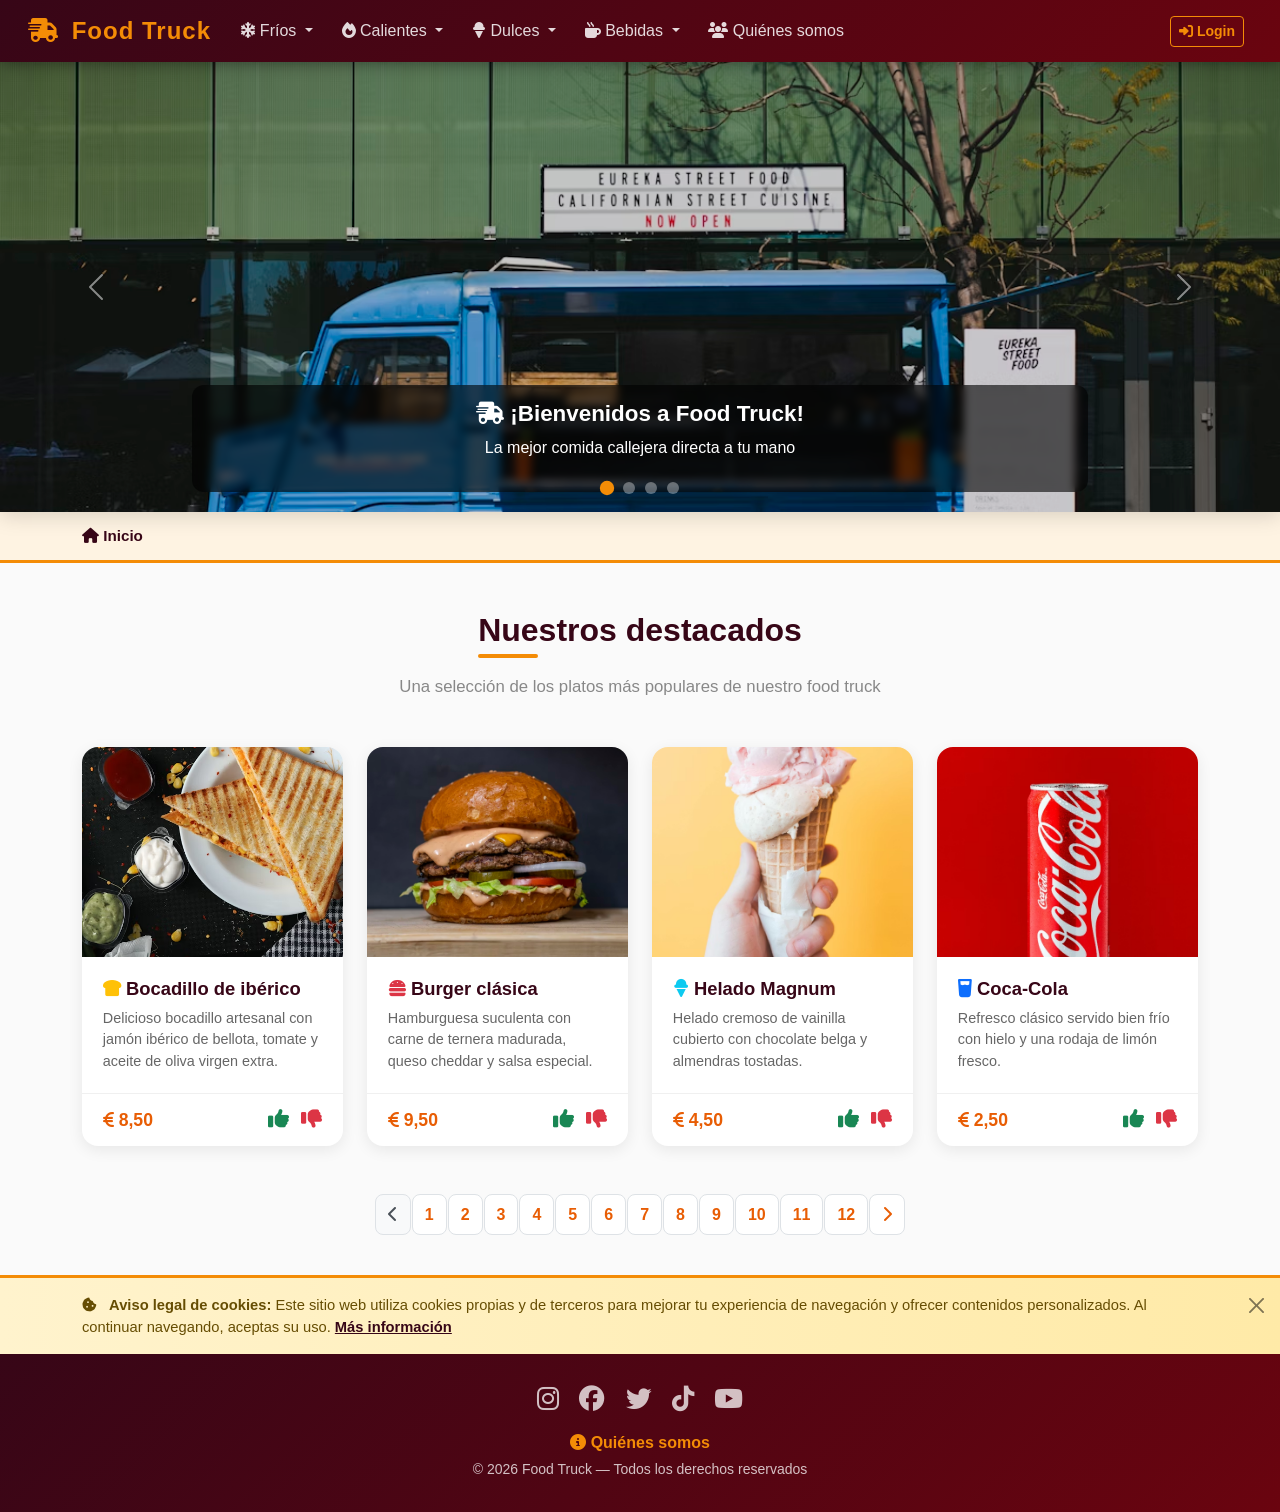
<file: index.html>
<!DOCTYPE html>
<html lang="es">
<head>
    <meta charset="UTF-8">
    <meta name="viewport" content="width=device-width, initial-scale=1.0">
    <title>Food Truck — Inicio</title>
    <!-- Bootstrap 5.3 CSS (CDN) -->
    <link href="https://cdn.jsdelivr.net/npm/bootstrap@5.3.0/dist/css/bootstrap.min.css" rel="stylesheet">
    <!-- FontAwesome 6+ (CDN) -->
    <link rel="stylesheet" href="https://cdnjs.cloudflare.com/ajax/libs/font-awesome/6.4.0/css/all.min.css">
    <!-- CSS Personalizado -->
    <link rel="stylesheet" href="styles.css">
</head>
<body>

    <!-- ============================================
         SECCIÓN 1: HEADER & NAVBAR FIXED-TOP
         Rúbrica: 3.5 puntos
         Logo, nombre, menú dropdowns (4 categorías x 3 productos),
         área texto bienvenida, botones Login/Logout
         ============================================ -->
    <nav class="navbar navbar-expand-lg navbar-dark fixed-top" aria-label="Navegación principal">
        <div class="container-fluid">
            <!-- Logo y nombre del sitio -->
            <a class="navbar-brand" href="index.html"
               data-bs-toggle="tooltip" data-bs-title="Volver a la página principal">
                <i class="fa-solid fa-truck-fast"></i> Food Truck
            </a>
            <!-- Toggler para móvil -->
            <button class="navbar-toggler" type="button"
                    data-bs-toggle="collapse" data-bs-target="#navbarNav"
                    aria-controls="navbarNav" aria-expanded="false"
                    aria-label="Abrir menú" title="Abrir o cerrar el menú de navegación">
                <span class="navbar-toggler-icon"></span>
            </button>

            <div class="collapse navbar-collapse" id="navbarNav">
                <ul class="navbar-nav me-auto mb-2 mb-lg-0">

                    <!-- Dropdown: FRÍOS -->
                    <li class="nav-item dropdown">
                        <a class="nav-link dropdown-toggle" href="#"
                           data-bs-toggle="dropdown" aria-expanded="false"
                           title="Ver platos fríos" tabindex="0">
                            <i class="fa-solid fa-snowflake"></i> Fríos
                        </a>
                        <ul class="dropdown-menu">
                            <li><a class="dropdown-item" href="fred1.html"
                                   data-bs-toggle="tooltip" data-bs-title="Bocadillo con jamón ibérico de bellota">
                                <i class="fa-solid fa-bread-slice"></i> Bocadillo de ibérico</a></li>
                            <li><a class="dropdown-item" href="fred2.html"
                                   data-bs-toggle="tooltip" data-bs-title="Bocadillo con quesos curados selectos">
                                <i class="fa-solid fa-cheese"></i> Bocadillo de queso</a></li>
                            <li><a class="dropdown-item" href="fred3.html"
                                   data-bs-toggle="tooltip" data-bs-title="Ensalada fresca con productos mediterráneos">
                                <i class="fa-solid fa-leaf"></i> Ensalada mediterránea</a></li>
                        </ul>
                    </li>

                    <!-- Dropdown: CALIENTES -->
                    <li class="nav-item dropdown">
                        <a class="nav-link dropdown-toggle" href="#"
                           data-bs-toggle="dropdown" aria-expanded="false"
                           title="Ver platos calientes" tabindex="0">
                            <i class="fa-solid fa-fire"></i> Calientes
                        </a>
                        <ul class="dropdown-menu">
                            <li><a class="dropdown-item" href="calent1.html"
                                   data-bs-toggle="tooltip" data-bs-title="Hamburguesa de ternera premium">
                                <i class="fa-solid fa-burger"></i> Burger clásica</a></li>
                            <li><a class="dropdown-item" href="calent2.html"
                                   data-bs-toggle="tooltip" data-bs-title="Frankfurt con salchicha artesana">
                                <i class="fa-solid fa-hotdog"></i> Frankfurt gourmet</a></li>
                            <li><a class="dropdown-item" href="calent3.html"
                                   data-bs-toggle="tooltip" data-bs-title="Pizza de horno de leña portátil">
                                <i class="fa-solid fa-pizza-slice"></i> Pizza artesana</a></li>
                        </ul>
                    </li>

                    <!-- Dropdown: DULCES -->
                    <li class="nav-item dropdown">
                        <a class="nav-link dropdown-toggle" href="#"
                           data-bs-toggle="dropdown" aria-expanded="false"
                           title="Ver nuestros postres dulces" tabindex="0">
                            <i class="fa-solid fa-ice-cream"></i> Dulces
                        </a>
                        <ul class="dropdown-menu">
                            <li><a class="dropdown-item" href="dolc1.html"
                                   data-bs-toggle="tooltip" data-bs-title="Helado cubierto de chocolate belga">
                                <i class="fa-solid fa-ice-cream"></i> Helado Magnum</a></li>
                            <li><a class="dropdown-item" href="dolc2.html"
                                   data-bs-toggle="tooltip" data-bs-title="Crêpe artesanal con chocolate fundido">
                                <i class="fa-solid fa-stroopwafel"></i> Crêpe de chocolate</a></li>
                            <li><a class="dropdown-item" href="dolc3.html"
                                   data-bs-toggle="tooltip" data-bs-title="Tarta casera de queso con frutos">
                                <i class="fa-solid fa-cake-candles"></i> Tarta de queso</a></li>
                        </ul>
                    </li>

                    <!-- Dropdown: BEBIDAS -->
                    <li class="nav-item dropdown">
                        <a class="nav-link dropdown-toggle" href="#"
                           data-bs-toggle="dropdown" aria-expanded="false"
                           title="Ver bebidas disponibles" tabindex="0">
                            <i class="fa-solid fa-mug-hot"></i> Bebidas
                        </a>
                        <ul class="dropdown-menu">
                            <li><a class="dropdown-item" href="beguda1.html"
                                   data-bs-toggle="tooltip" data-bs-title="Refresco Coca-Cola servido con hielo">
                                <i class="fa-solid fa-glass-water"></i> Coca-Cola</a></li>
                            <li><a class="dropdown-item" href="beguda2.html"
                                   data-bs-toggle="tooltip" data-bs-title="Cerveza IPA artesana local">
                                <i class="fa-solid fa-beer-mug-empty"></i> Cerveza artesana</a></li>
                            <li><a class="dropdown-item" href="beguda3.html"
                                   data-bs-toggle="tooltip" data-bs-title="Zumo de naranja exprimido al momento">
                                <i class="fa-solid fa-lemon"></i> Zumo de naranja</a></li>
                        </ul>
                    </li>

                    <!-- Quiénes somos -->
                    <li class="nav-item">
                        <a class="nav-link" href="quisom.html"
                           data-bs-toggle="tooltip" data-bs-title="Conoce nuestro equipo e historia">
                            <i class="fa-solid fa-users"></i> Quiénes somos
                        </a>
                    </li>
                </ul>

                <!-- Área de texto bienvenida (vacía por defecto) -->
                <span class="navbar-text me-3" id="welcomeText"></span>
                <!-- Botón Login (azul) -->
                <button class="btn btn-sm me-2" id="loginBtn"
                        data-bs-toggle="tooltip" data-bs-title="Iniciar sesión de usuario">
                    <i class="fa-solid fa-right-to-bracket"></i> Login
                </button>
                <!-- Botón Logout (rojo, oculto por defecto) -->
                <button class="btn btn-sm d-none" id="logoutBtn"
                        data-bs-toggle="tooltip" data-bs-title="Cerrar la sesión actual">
                    <i class="fa-solid fa-right-from-bracket"></i> Logout
                </button>
            </div>
        </div>
    </nav>

    <!-- ============================================
         SECCIÓN 2: MODAL DE LOGIN
         Rúbrica: 2 puntos
         modal-dialog-scrollable, posicionado a la derecha bajo la navbar
         Formulario con username y password
         JS: Enviar → "Bienvenido [nombre]" / Cancelar → cierra
         ============================================ -->
    <div class="modal fade" id="loginModal" tabindex="-1"
         aria-labelledby="loginModalLabel" aria-hidden="true">
        <div class="modal-dialog modal-dialog-scrollable">
            <div class="modal-content">
                <div class="modal-header">
                    <h5 class="modal-title" id="loginModalLabel">
                        <i class="fa-solid fa-user-lock"></i> Iniciar Sesión
                    </h5>
                    <button type="button" class="btn-close" data-bs-dismiss="modal"
                            aria-label="Cerrar"
                            data-bs-toggle="tooltip" data-bs-title="Cerrar el formulario"></button>
                </div>
                <div class="modal-body">
                    <form id="loginForm">
                        <div class="mb-3">
                            <label for="username" class="form-label">
                                <i class="fa-solid fa-user"></i> Nombre de usuario
                            </label>
                            <input type="text" class="form-control" id="username"
                                   placeholder="Introduce tu nombre" required>
                        </div>
                        <div class="mb-3">
                            <label for="password" class="form-label">
                                <i class="fa-solid fa-lock"></i> Contraseña
                            </label>
                            <input type="password" class="form-control" id="password"
                                   placeholder="Introduce la contraseña" required>
                        </div>
                        <div class="d-grid gap-2">
                            <button type="submit" class="btn btn-primary"
                                    data-bs-toggle="tooltip" data-bs-title="Enviar las credenciales">
                                <i class="fa-solid fa-paper-plane"></i> Enviar
                            </button>
                            <button type="button" class="btn btn-secondary" data-bs-dismiss="modal"
                                    data-bs-toggle="tooltip" data-bs-title="Cerrar sin iniciar sesión">
                                <i class="fa-solid fa-xmark"></i> Cancelar
                            </button>
                        </div>
                    </form>
                </div>
            </div>
        </div>
    </div>

    <!-- Contenido principal -->
    <main>

        <!-- ============================================
             SECCIÓN 3: CARRUSEL
             Rúbrica: 3.5 puntos — Slider funcional con 4 imágenes
             Indicadores + controles + captions
             ============================================ -->
        <div id="mainCarousel" class="carousel slide" data-bs-ride="carousel" data-bs-interval="4000">
            <!-- Indicadores -->
            <div class="carousel-indicators">
                <button type="button" data-bs-target="#mainCarousel" data-bs-slide-to="0"
                        class="active" aria-current="true" aria-label="Diapositiva 1"></button>
                <button type="button" data-bs-target="#mainCarousel" data-bs-slide-to="1"
                        aria-label="Diapositiva 2"></button>
                <button type="button" data-bs-target="#mainCarousel" data-bs-slide-to="2"
                        aria-label="Diapositiva 3"></button>
                <button type="button" data-bs-target="#mainCarousel" data-bs-slide-to="3"
                        aria-label="Diapositiva 4"></button>
            </div>
            <!-- Slides -->
            <div class="carousel-inner">
                <div class="carousel-item active">
                    <img src="img/food-truck-calle-1200.jpg"
                         class="d-block w-100 carousel-img" alt="Food Truck en la calle">
                    <div class="carousel-caption d-none d-md-block">
                        <h5><i class="fa-solid fa-truck-fast"></i> ¡Bienvenidos a Food Truck!</h5>
                        <p>La mejor comida callejera directa a tu mano</p>
                    </div>
                </div>
                <div class="carousel-item">
                    <img src="img/comida-brasa-1200.jpg"
                         class="d-block w-100 carousel-img" alt="Comida a la brasa">
                    <div class="carousel-caption d-none d-md-block">
                        <h5><i class="fa-solid fa-fire"></i> Cocina a la brasa</h5>
                        <p>Ingredientes frescos cocinados con pasión</p>
                    </div>
                </div>
                <div class="carousel-item">
                    <img src="img/burger-clasica-1200.jpg"
                         class="d-block w-100 carousel-img" alt="Hamburguesa gourmet">
                    <div class="carousel-caption d-none d-md-block">
                        <h5><i class="fa-solid fa-burger"></i> Burgers Premium</h5>
                        <p>Carne de ternera madurada con queso artesano</p>
                    </div>
                </div>
                <div class="carousel-item">
                    <img src="img/variedad-comida-1200.jpg"
                         class="d-block w-100 carousel-img" alt="Variedad de comida">
                    <div class="carousel-caption d-none d-md-block">
                        <h5><i class="fa-solid fa-utensils"></i> Para todos los gustos</h5>
                        <p>Fríos, calientes, dulces y bebidas artesanas</p>
                    </div>
                </div>
            </div>
            <!-- Controles -->
            <button class="carousel-control-prev" type="button"
                    data-bs-target="#mainCarousel" data-bs-slide="prev"
                    data-bs-toggle="tooltip" data-bs-title="Imagen anterior">
                <span class="carousel-control-prev-icon" aria-hidden="true"></span>
                <span class="visually-hidden">Anterior</span>
            </button>
            <button class="carousel-control-next" type="button"
                    data-bs-target="#mainCarousel" data-bs-slide="next"
                    data-bs-toggle="tooltip" data-bs-title="Imagen siguiente">
                <span class="carousel-control-next-icon" aria-hidden="true"></span>
                <span class="visually-hidden">Siguiente</span>
            </button>
        </div>

        <!-- ============================================
             SECCIÓN 4: BREADCRUMB
             Rúbrica: 3.5 puntos — Migas de pan: Inicio
             ============================================ -->
        <div class="breadcrumb-section">
            <div class="container">
                <nav aria-label="breadcrumb">
                    <ol class="breadcrumb">
                        <li class="breadcrumb-item active" aria-current="page">
                            <i class="fa-solid fa-house"></i> Inicio
                        </li>
                    </ol>
                </nav>
            </div>
        </div>

        <!-- ============================================
             SECCIÓN 5: CARDS PROMOCIONALES
             Rúbrica: 3.5 puntos — 4 Cards con imagen, título,
             descripción, e iconos FontAwesome de valoración
             ============================================ -->
        <section class="container my-5">
            <div class="text-center mb-5">
                <h2 class="section-title d-inline-block">Nuestros destacados</h2>
                <p class="section-subtitle">Una selección de los platos más populares de nuestro food truck</p>
            </div>

            <div class="row row-cols-1 row-cols-sm-2 row-cols-lg-4 g-4">
                <!-- Card 1: Bocadillo de ibérico -->
                <div class="col">
                    <div class="card product-card h-100">
                        <div class="overflow-hidden">
                            <img src="img/bocadillo-iberico-600.jpg"
                                 class="card-img-top" alt="Bocadillo de ibérico">
                        </div>
                        <div class="card-body">
                            <h5 class="card-title">
                                <i class="fa-solid fa-bread-slice text-warning"></i> Bocadillo de ibérico
                            </h5>
                            <p class="card-text">Delicioso bocadillo artesanal con jamón ibérico de bellota, tomate y aceite de oliva virgen extra.</p>
                        </div>
                        <div class="card-footer d-flex justify-content-between align-items-center">
                            <span class="card-price"><i class="fa-solid fa-euro-sign"></i> 8,50</span>
                            <span class="rating-icons">
                                <i class="fa-solid fa-thumbs-up text-success"
                                   data-bs-toggle="tooltip" data-bs-title="¡Me gusta!" title="Me gusta"></i>
                                <i class="fa-solid fa-thumbs-down text-danger ms-2"
                                   data-bs-toggle="tooltip" data-bs-title="No me gusta" title="No me gusta"></i>
                            </span>
                        </div>
                    </div>
                </div>

                <!-- Card 2: Burger clásica -->
                <div class="col">
                    <div class="card product-card h-100">
                        <div class="overflow-hidden">
                            <img src="img/burger-clasica-600.jpg"
                                 class="card-img-top" alt="Burger clásica">
                        </div>
                        <div class="card-body">
                            <h5 class="card-title">
                                <i class="fa-solid fa-burger text-danger"></i> Burger clásica
                            </h5>
                            <p class="card-text">Hamburguesa suculenta con carne de ternera madurada, queso cheddar y salsa especial.</p>
                        </div>
                        <div class="card-footer d-flex justify-content-between align-items-center">
                            <span class="card-price"><i class="fa-solid fa-euro-sign"></i> 9,50</span>
                            <span class="rating-icons">
                                <i class="fa-solid fa-thumbs-up text-success"
                                   data-bs-toggle="tooltip" data-bs-title="¡Me gusta!" title="Me gusta"></i>
                                <i class="fa-solid fa-thumbs-down text-danger ms-2"
                                   data-bs-toggle="tooltip" data-bs-title="No me gusta" title="No me gusta"></i>
                            </span>
                        </div>
                    </div>
                </div>

                <!-- Card 3: Helado Magnum -->
                <div class="col">
                    <div class="card product-card h-100">
                        <div class="overflow-hidden">
                            <img src="img/helado-magnum-600.jpg"
                                 class="card-img-top" alt="Helado Magnum">
                        </div>
                        <div class="card-body">
                            <h5 class="card-title">
                                <i class="fa-solid fa-ice-cream text-info"></i> Helado Magnum
                            </h5>
                            <p class="card-text">Helado cremoso de vainilla cubierto con chocolate belga y almendras tostadas.</p>
                        </div>
                        <div class="card-footer d-flex justify-content-between align-items-center">
                            <span class="card-price"><i class="fa-solid fa-euro-sign"></i> 4,50</span>
                            <span class="rating-icons">
                                <i class="fa-solid fa-thumbs-up text-success"
                                   data-bs-toggle="tooltip" data-bs-title="¡Me gusta!" title="Me gusta"></i>
                                <i class="fa-solid fa-thumbs-down text-danger ms-2"
                                   data-bs-toggle="tooltip" data-bs-title="No me gusta" title="No me gusta"></i>
                            </span>
                        </div>
                    </div>
                </div>

                <!-- Card 4: Coca-Cola -->
                <div class="col">
                    <div class="card product-card h-100">
                        <div class="overflow-hidden">
                            <img src="img/coca-cola-600.jpg"
                                 class="card-img-top" alt="Coca-Cola">
                        </div>
                        <div class="card-body">
                            <h5 class="card-title">
                                <i class="fa-solid fa-glass-water text-primary"></i> Coca-Cola
                            </h5>
                            <p class="card-text">Refresco clásico servido bien frío con hielo y una rodaja de limón fresco.</p>
                        </div>
                        <div class="card-footer d-flex justify-content-between align-items-center">
                            <span class="card-price"><i class="fa-solid fa-euro-sign"></i> 2,50</span>
                            <span class="rating-icons">
                                <i class="fa-solid fa-thumbs-up text-success"
                                   data-bs-toggle="tooltip" data-bs-title="¡Me gusta!" title="Me gusta"></i>
                                <i class="fa-solid fa-thumbs-down text-danger ms-2"
                                   data-bs-toggle="tooltip" data-bs-title="No me gusta" title="No me gusta"></i>
                            </span>
                        </div>
                    </div>
                </div>
            </div>
        </section>

        <!-- ============================================
             SECCIÓN 6: PAGINACIÓN
             Rúbrica: 3.5 puntos — Navegación entre index y subpáginas
             ============================================ -->
        <nav aria-label="Navegación de productos" class="d-flex justify-content-center my-4">
            <ul class="pagination flex-wrap justify-content-center">
                <li class="page-item disabled">
                    <span class="page-link" data-bs-toggle="tooltip" data-bs-title="Ya estás en el inicio">
                        <i class="fa-solid fa-chevron-left"></i>
                    </span>
                </li>
                <li class="page-item"><a class="page-link" href="fred1.html" data-bs-toggle="tooltip" data-bs-title="Bocadillo de ibérico">1</a></li>
                <li class="page-item"><a class="page-link" href="fred2.html" data-bs-toggle="tooltip" data-bs-title="Bocadillo de queso">2</a></li>
                <li class="page-item"><a class="page-link" href="fred3.html" data-bs-toggle="tooltip" data-bs-title="Ensalada mediterránea">3</a></li>
                <li class="page-item"><a class="page-link" href="calent1.html" data-bs-toggle="tooltip" data-bs-title="Burger clásica">4</a></li>
                <li class="page-item"><a class="page-link" href="calent2.html" data-bs-toggle="tooltip" data-bs-title="Frankfurt gourmet">5</a></li>
                <li class="page-item"><a class="page-link" href="calent3.html" data-bs-toggle="tooltip" data-bs-title="Pizza artesana">6</a></li>
                <li class="page-item"><a class="page-link" href="dolc1.html" data-bs-toggle="tooltip" data-bs-title="Helado Magnum">7</a></li>
                <li class="page-item"><a class="page-link" href="dolc2.html" data-bs-toggle="tooltip" data-bs-title="Crêpe de chocolate">8</a></li>
                <li class="page-item"><a class="page-link" href="dolc3.html" data-bs-toggle="tooltip" data-bs-title="Tarta de queso">9</a></li>
                <li class="page-item"><a class="page-link" href="beguda1.html" data-bs-toggle="tooltip" data-bs-title="Coca-Cola">10</a></li>
                <li class="page-item"><a class="page-link" href="beguda2.html" data-bs-toggle="tooltip" data-bs-title="Cerveza artesana">11</a></li>
                <li class="page-item"><a class="page-link" href="beguda3.html" data-bs-toggle="tooltip" data-bs-title="Zumo de naranja">12</a></li>
                <li class="page-item">
                    <a class="page-link" href="fred1.html" data-bs-toggle="tooltip" data-bs-title="Ir al primer producto" title="Ir al primer producto">
                        <i class="fa-solid fa-chevron-right"></i>
                    </a>
                </li>
            </ul>
        </nav>

    </main>

    <!-- ============================================
         SECCIÓN 7: ALERTA DE COOKIES
         Rúbrica: 1 punto — Alert dismissible sobre el footer
         ============================================ -->
    <div class="alert cookie-alert alert-warning alert-dismissible fade show" role="alert">
        <div class="container">
            <i class="fa-solid fa-cookie-bite me-2"></i>
            <strong>Aviso legal de cookies:</strong>
            Este sitio web utiliza cookies propias y de terceros para mejorar tu experiencia de navegación
            y ofrecer contenidos personalizados. Al continuar navegando, aceptas su uso.
            <a href="#" class="alert-link" data-bs-toggle="tooltip"
               data-bs-title="Leer la política de cookies completa">Más información</a>
            <button type="button" class="btn-close" data-bs-dismiss="alert" aria-label="Cerrar"
                    data-bs-toggle="tooltip" data-bs-title="Cerrar el aviso de cookies"></button>
        </div>
    </div>

    <!-- ============================================
         SECCIÓN 8: FOOTER
         Rúbrica: 1 punto — Iconos redes sociales centrados + Quiénes somos
         ============================================ -->
    <footer class="site-footer text-center">
        <div class="container">
            <div class="social-icons mb-3">
                <a href="#" title="Instagram" class="me-3"
                   data-bs-toggle="tooltip" data-bs-title="Síguenos en Instagram">
                    <i class="fab fa-instagram"></i>
                </a>
                <a href="#" title="Facebook" class="me-3"
                   data-bs-toggle="tooltip" data-bs-title="Síguenos en Facebook">
                    <i class="fab fa-facebook"></i>
                </a>
                <a href="#" title="Twitter" class="me-3"
                   data-bs-toggle="tooltip" data-bs-title="Síguenos en Twitter / X">
                    <i class="fab fa-twitter"></i>
                </a>
                <a href="#" title="TikTok" class="me-3"
                   data-bs-toggle="tooltip" data-bs-title="Síguenos en TikTok">
                    <i class="fab fa-tiktok"></i>
                </a>
                <a href="#" title="YouTube"
                   data-bs-toggle="tooltip" data-bs-title="Suscríbete a nuestro canal de YouTube">
                    <i class="fab fa-youtube"></i>
                </a>
            </div>
            <p class="mb-1">
                <a href="quisom.html" class="footer-link"
                   data-bs-toggle="tooltip" data-bs-title="Descubre quiénes somos y dónde encontrarnos">
                    <i class="fa-solid fa-circle-info"></i> Quiénes somos
                </a>
            </p>
            <p class="mb-0 small opacity-75">&copy; 2026 Food Truck — Todos los derechos reservados</p>
        </div>
    </footer>

    <!-- Bootstrap 5.3 JS Bundle (CDN) -->
    <script src="https://cdn.jsdelivr.net/npm/bootstrap@5.3.0/dist/js/bootstrap.bundle.min.js"></script>
    <!-- JavaScript Personalizado -->
    <script src="script.js"></script>
</body>
</html>
</file>
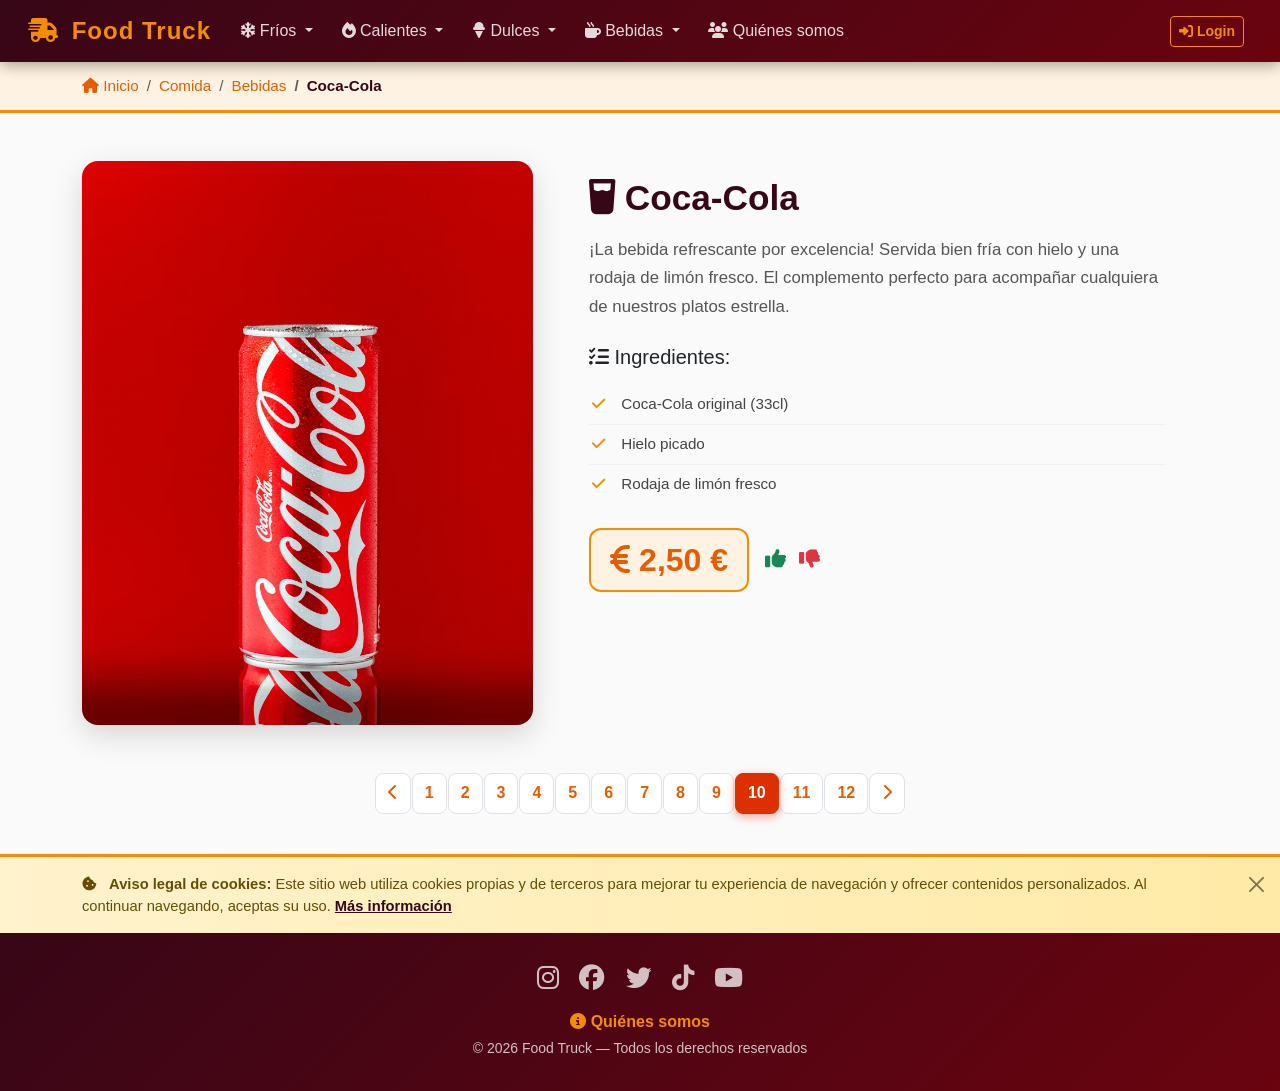
<file: beguda1.html>
<!DOCTYPE html>
<html lang="es">
<head>
    <meta charset="UTF-8">
    <meta name="viewport" content="width=device-width, initial-scale=1.0">
    <title>Coca-Cola — Food Truck</title>
    <link href="https://cdn.jsdelivr.net/npm/bootstrap@5.3.0/dist/css/bootstrap.min.css" rel="stylesheet">
    <link rel="stylesheet" href="https://cdnjs.cloudflare.com/ajax/libs/font-awesome/6.4.0/css/all.min.css">
    <link rel="stylesheet" href="styles.css">
</head>
<body>
    <nav class="navbar navbar-expand-lg navbar-dark fixed-top" aria-label="Navegación principal">
        <div class="container-fluid">
            <a class="navbar-brand" href="index.html" data-bs-toggle="tooltip" data-bs-title="Volver a la página principal">
                <i class="fa-solid fa-truck-fast"></i> Food Truck
            </a>
            <button class="navbar-toggler" type="button" data-bs-toggle="collapse" data-bs-target="#navbarNav" aria-controls="navbarNav" aria-expanded="false" aria-label="Abrir menú" title="Abrir o cerrar el menú de navegación">
                <span class="navbar-toggler-icon"></span>
            </button>
            <div class="collapse navbar-collapse" id="navbarNav">
                <ul class="navbar-nav me-auto mb-2 mb-lg-0">
                    <li class="nav-item dropdown">
                        <a class="nav-link dropdown-toggle" href="#" data-bs-toggle="dropdown" aria-expanded="false" title="Ver platos fríos" tabindex="0">
                            <i class="fa-solid fa-snowflake"></i> Fríos
                        </a>
                        <ul class="dropdown-menu">
                            <li><a class="dropdown-item" href="fred1.html" data-bs-toggle="tooltip" data-bs-title="Bocadillo con jamón ibérico de bellota"><i class="fa-solid fa-bread-slice"></i> Bocadillo de ibérico</a></li>
                            <li><a class="dropdown-item" href="fred2.html" data-bs-toggle="tooltip" data-bs-title="Bocadillo con quesos curados selectos"><i class="fa-solid fa-cheese"></i> Bocadillo de queso</a></li>
                            <li><a class="dropdown-item" href="fred3.html" data-bs-toggle="tooltip" data-bs-title="Ensalada fresca con productos mediterráneos"><i class="fa-solid fa-leaf"></i> Ensalada mediterránea</a></li>
                        </ul>
                    </li>
                    <li class="nav-item dropdown">
                        <a class="nav-link dropdown-toggle" href="#" data-bs-toggle="dropdown" aria-expanded="false" title="Ver platos calientes" tabindex="0">
                            <i class="fa-solid fa-fire"></i> Calientes
                        </a>
                        <ul class="dropdown-menu">
                            <li><a class="dropdown-item" href="calent1.html" data-bs-toggle="tooltip" data-bs-title="Hamburguesa de ternera premium"><i class="fa-solid fa-burger"></i> Burger clásica</a></li>
                            <li><a class="dropdown-item" href="calent2.html" data-bs-toggle="tooltip" data-bs-title="Frankfurt con salchicha artesana"><i class="fa-solid fa-hotdog"></i> Frankfurt gourmet</a></li>
                            <li><a class="dropdown-item" href="calent3.html" data-bs-toggle="tooltip" data-bs-title="Pizza de horno de leña portátil"><i class="fa-solid fa-pizza-slice"></i> Pizza artesana</a></li>
                        </ul>
                    </li>
                    <li class="nav-item dropdown">
                        <a class="nav-link dropdown-toggle" href="#" data-bs-toggle="dropdown" aria-expanded="false" title="Ver nuestros postres dulces" tabindex="0">
                            <i class="fa-solid fa-ice-cream"></i> Dulces
                        </a>
                        <ul class="dropdown-menu">
                            <li><a class="dropdown-item" href="dolc1.html" data-bs-toggle="tooltip" data-bs-title="Helado cubierto de chocolate belga"><i class="fa-solid fa-ice-cream"></i> Helado Magnum</a></li>
                            <li><a class="dropdown-item" href="dolc2.html" data-bs-toggle="tooltip" data-bs-title="Crêpe artesanal con chocolate fundido"><i class="fa-solid fa-stroopwafel"></i> Crêpe de chocolate</a></li>
                            <li><a class="dropdown-item" href="dolc3.html" data-bs-toggle="tooltip" data-bs-title="Tarta casera de queso con frutos"><i class="fa-solid fa-cake-candles"></i> Tarta de queso</a></li>
                        </ul>
                    </li>
                    <li class="nav-item dropdown">
                        <a class="nav-link dropdown-toggle" href="#" data-bs-toggle="dropdown" aria-expanded="false" title="Ver bebidas disponibles" tabindex="0">
                            <i class="fa-solid fa-mug-hot"></i> Bebidas
                        </a>
                        <ul class="dropdown-menu">
                            <li><a class="dropdown-item" href="beguda1.html" data-bs-toggle="tooltip" data-bs-title="Refresco Coca-Cola servido con hielo"><i class="fa-solid fa-glass-water"></i> Coca-Cola</a></li>
                            <li><a class="dropdown-item" href="beguda2.html" data-bs-toggle="tooltip" data-bs-title="Cerveza IPA artesana local"><i class="fa-solid fa-beer-mug-empty"></i> Cerveza artesana</a></li>
                            <li><a class="dropdown-item" href="beguda3.html" data-bs-toggle="tooltip" data-bs-title="Zumo de naranja exprimido al momento"><i class="fa-solid fa-lemon"></i> Zumo de naranja</a></li>
                        </ul>
                    </li>
                    <li class="nav-item">
                        <a class="nav-link" href="quisom.html" data-bs-toggle="tooltip" data-bs-title="Conoce nuestro equipo e historia">
                            <i class="fa-solid fa-users"></i> Quiénes somos
                        </a>
                    </li>
                </ul>
                <span class="navbar-text me-3" id="welcomeText"></span>
                <button class="btn btn-sm me-2" id="loginBtn" data-bs-toggle="tooltip" data-bs-title="Iniciar sesión de usuario">
                    <i class="fa-solid fa-right-to-bracket"></i> Login
                </button>
                <button class="btn btn-sm d-none" id="logoutBtn" data-bs-toggle="tooltip" data-bs-title="Cerrar la sesión actual">
                    <i class="fa-solid fa-right-from-bracket"></i> Logout
                </button>
            </div>
        </div>
    </nav>

    <div class="modal fade" id="loginModal" tabindex="-1" aria-labelledby="loginModalLabel" aria-hidden="true">
        <div class="modal-dialog modal-dialog-scrollable">
            <div class="modal-content">
                <div class="modal-header">
                    <h5 class="modal-title" id="loginModalLabel"><i class="fa-solid fa-user-lock"></i> Iniciar Sesión</h5>
                    <button type="button" class="btn-close" data-bs-dismiss="modal" aria-label="Cerrar" data-bs-toggle="tooltip" data-bs-title="Cerrar el formulario"></button>
                </div>
                <div class="modal-body">
                    <form id="loginForm">
                        <div class="mb-3">
                            <label for="username" class="form-label"><i class="fa-solid fa-user"></i> Nombre de usuario</label>
                            <input type="text" class="form-control" id="username" placeholder="Introduce tu nombre" required>
                        </div>
                        <div class="mb-3">
                            <label for="password" class="form-label"><i class="fa-solid fa-lock"></i> Contraseña</label>
                            <input type="password" class="form-control" id="password" placeholder="Introduce la contraseña" required>
                        </div>
                        <div class="d-grid gap-2">
                            <button type="submit" class="btn btn-primary" data-bs-toggle="tooltip" data-bs-title="Enviar las credenciales">
                                <i class="fa-solid fa-paper-plane"></i> Enviar
                            </button>
                            <button type="button" class="btn btn-secondary" data-bs-dismiss="modal" data-bs-toggle="tooltip" data-bs-title="Cerrar sin iniciar sesión">
                                <i class="fa-solid fa-xmark"></i> Cancelar
                            </button>
                        </div>
                    </form>
                </div>
            </div>
        </div>
    </div>

    <main>
        <div class="breadcrumb-section">
            <div class="container">
                <nav aria-label="breadcrumb">
                    <ol class="breadcrumb">
                        <li class="breadcrumb-item"><a href="index.html"><i class="fa-solid fa-house"></i> Inicio</a></li>
                        <li class="breadcrumb-item"><a href="index.html">Comida</a></li>
                        <li class="breadcrumb-item"><a href="index.html">Bebidas</a></li>
                        <li class="breadcrumb-item active" aria-current="page">Coca-Cola</li>
                    </ol>
                </nav>
            </div>
        </div>
        <section class="container my-5 product-detail-section">
            <div class="row align-items-start">
                <div class="col-lg-5 col-md-6 text-center mb-4 mb-md-0">
                    <img src="img/coca-cola-800.jpg" class="product-detail-img" alt="Coca-Cola">
                </div>
                <div class="col-lg-7 col-md-6">
                    <div class="product-detail-info">
                        <h2><i class="fa-solid fa-glass-water"></i> Coca-Cola</h2>
                        <p class="lead">¡La bebida refrescante por excelencia! Servida bien fría con hielo y una rodaja de limón fresco. El complemento perfecto para acompañar cualquiera de nuestros platos estrella.</p>
                        <h5 class="mt-4 mb-3"><i class="fa-solid fa-list-check"></i> Ingredientes:</h5>
                        <ul class="ingredients-list">
                            <li><i class="fa-solid fa-check"></i> Coca-Cola original (33cl)</li>
                            <li><i class="fa-solid fa-check"></i> Hielo picado</li>
                            <li><i class="fa-solid fa-check"></i> Rodaja de limón fresco</li>
                        </ul>
                        <div class="mt-4 d-flex align-items-center flex-wrap gap-3">
                            <span class="price-tag"><i class="fa-solid fa-euro-sign"></i> 2,50 €</span>
                            <span class="rating-icons">
                                <i class="fa-solid fa-thumbs-up text-success" data-bs-toggle="tooltip" data-bs-title="Me gusta este producto" title="Me gusta"></i>
                                <i class="fa-solid fa-thumbs-down text-danger ms-2" data-bs-toggle="tooltip" data-bs-title="No me gusta este producto" title="No me gusta"></i>
                            </span>
                        </div>
                    </div>
                </div>
            </div>
        </section>
        <nav aria-label="Navegación de productos" class="d-flex justify-content-center my-4">
            <ul class="pagination flex-wrap justify-content-center">
                <li class="page-item">
                    <a class="page-link" href="dolc3.html" data-bs-toggle="tooltip" data-bs-title="Producto anterior" title="Producto anterior">
                        <i class="fa-solid fa-chevron-left"></i>
                    </a>
                </li>
                <li class="page-item"><a class="page-link" href="fred1.html" data-bs-toggle="tooltip" data-bs-title="Bocadillo de ibérico">1</a></li>
                <li class="page-item"><a class="page-link" href="fred2.html" data-bs-toggle="tooltip" data-bs-title="Bocadillo de queso">2</a></li>
                <li class="page-item"><a class="page-link" href="fred3.html" data-bs-toggle="tooltip" data-bs-title="Ensalada mediterránea">3</a></li>
                <li class="page-item"><a class="page-link" href="calent1.html" data-bs-toggle="tooltip" data-bs-title="Burger clásica">4</a></li>
                <li class="page-item"><a class="page-link" href="calent2.html" data-bs-toggle="tooltip" data-bs-title="Frankfurt gourmet">5</a></li>
                <li class="page-item"><a class="page-link" href="calent3.html" data-bs-toggle="tooltip" data-bs-title="Pizza artesana">6</a></li>
                <li class="page-item"><a class="page-link" href="dolc1.html" data-bs-toggle="tooltip" data-bs-title="Helado Magnum">7</a></li>
                <li class="page-item"><a class="page-link" href="dolc2.html" data-bs-toggle="tooltip" data-bs-title="Crêpe de chocolate">8</a></li>
                <li class="page-item"><a class="page-link" href="dolc3.html" data-bs-toggle="tooltip" data-bs-title="Tarta de queso">9</a></li>
                <li class="page-item active" aria-current="page"><span class="page-link" data-bs-toggle="tooltip" data-bs-title="Coca-Cola">10</span></li>
                <li class="page-item"><a class="page-link" href="beguda2.html" data-bs-toggle="tooltip" data-bs-title="Cerveza artesana">11</a></li>
                <li class="page-item"><a class="page-link" href="beguda3.html" data-bs-toggle="tooltip" data-bs-title="Zumo de naranja">12</a></li>
                <li class="page-item">
                    <a class="page-link" href="beguda2.html" data-bs-toggle="tooltip" data-bs-title="Producto siguiente" title="Producto siguiente">
                        <i class="fa-solid fa-chevron-right"></i>
                    </a>
                </li>
            </ul>
        </nav>
    </main>

    <div class="alert cookie-alert alert-warning alert-dismissible fade show" role="alert">
        <div class="container">
            <i class="fa-solid fa-cookie-bite me-2"></i>
            <strong>Aviso legal de cookies:</strong>
            Este sitio web utiliza cookies propias y de terceros para mejorar tu experiencia de navegación
            y ofrecer contenidos personalizados. Al continuar navegando, aceptas su uso.
            <a href="#" class="alert-link" data-bs-toggle="tooltip" data-bs-title="Leer la política de cookies completa">Más información</a>
            <button type="button" class="btn-close" data-bs-dismiss="alert" aria-label="Cerrar" data-bs-toggle="tooltip" data-bs-title="Cerrar el aviso de cookies"></button>
        </div>
    </div>
    <footer class="site-footer text-center">
        <div class="container">
            <div class="social-icons mb-3">
                <a href="#" title="Instagram" class="me-3" data-bs-toggle="tooltip" data-bs-title="Síguenos en Instagram"><i class="fab fa-instagram"></i></a>
                <a href="#" title="Facebook" class="me-3" data-bs-toggle="tooltip" data-bs-title="Síguenos en Facebook"><i class="fab fa-facebook"></i></a>
                <a href="#" title="Twitter" class="me-3" data-bs-toggle="tooltip" data-bs-title="Síguenos en Twitter / X"><i class="fab fa-twitter"></i></a>
                <a href="#" title="TikTok" class="me-3" data-bs-toggle="tooltip" data-bs-title="Síguenos en TikTok"><i class="fab fa-tiktok"></i></a>
                <a href="#" title="YouTube" data-bs-toggle="tooltip" data-bs-title="Suscríbete a nuestro canal de YouTube"><i class="fab fa-youtube"></i></a>
            </div>
            <p class="mb-1">
                <a href="quisom.html" class="footer-link" data-bs-toggle="tooltip" data-bs-title="Descubre quiénes somos y dónde encontrarnos">
                    <i class="fa-solid fa-circle-info"></i> Quiénes somos
                </a>
            </p>
            <p class="mb-0 small opacity-75">&copy; 2026 Food Truck — Todos los derechos reservados</p>
        </div>
    </footer>
    <script src="https://cdn.jsdelivr.net/npm/bootstrap@5.3.0/dist/js/bootstrap.bundle.min.js"></script>
    <script src="script.js"></script>
</body>
</html>
</file>
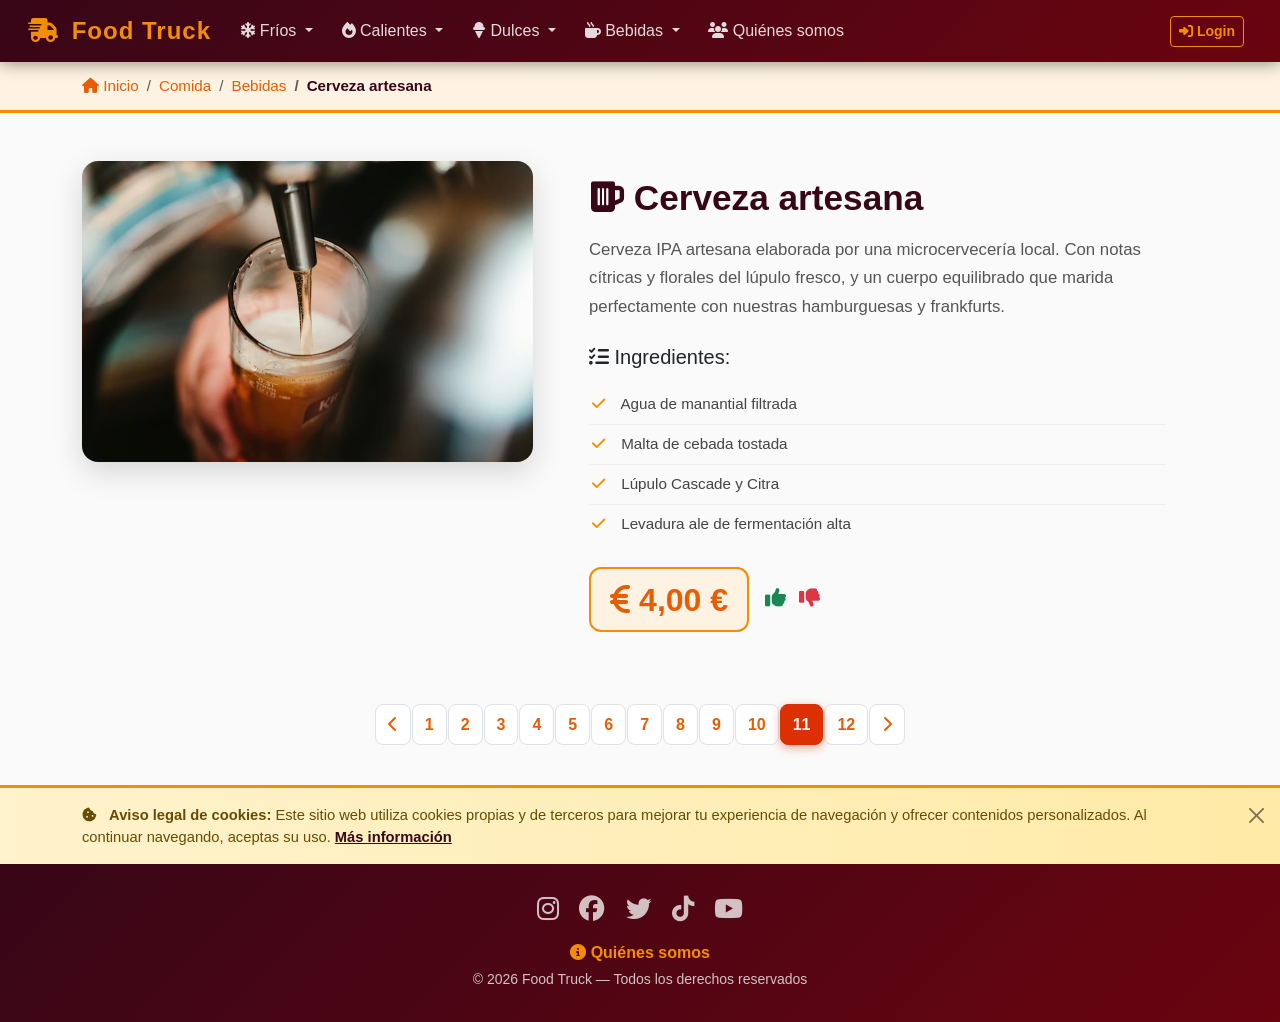
<file: beguda2.html>
<!DOCTYPE html>
<html lang="es">
<head>
    <meta charset="UTF-8">
    <meta name="viewport" content="width=device-width, initial-scale=1.0">
    <title>Cerveza artesana — Food Truck</title>
    <link href="https://cdn.jsdelivr.net/npm/bootstrap@5.3.0/dist/css/bootstrap.min.css" rel="stylesheet">
    <link rel="stylesheet" href="https://cdnjs.cloudflare.com/ajax/libs/font-awesome/6.4.0/css/all.min.css">
    <link rel="stylesheet" href="styles.css">
</head>
<body>
    <nav class="navbar navbar-expand-lg navbar-dark fixed-top" aria-label="Navegación principal">
        <div class="container-fluid">
            <a class="navbar-brand" href="index.html" data-bs-toggle="tooltip" data-bs-title="Volver a la página principal">
                <i class="fa-solid fa-truck-fast"></i> Food Truck
            </a>
            <button class="navbar-toggler" type="button" data-bs-toggle="collapse" data-bs-target="#navbarNav" aria-controls="navbarNav" aria-expanded="false" aria-label="Abrir menú" title="Abrir o cerrar el menú de navegación">
                <span class="navbar-toggler-icon"></span>
            </button>
            <div class="collapse navbar-collapse" id="navbarNav">
                <ul class="navbar-nav me-auto mb-2 mb-lg-0">
                    <li class="nav-item dropdown">
                        <a class="nav-link dropdown-toggle" href="#" data-bs-toggle="dropdown" aria-expanded="false" title="Ver platos fríos" tabindex="0">
                            <i class="fa-solid fa-snowflake"></i> Fríos
                        </a>
                        <ul class="dropdown-menu">
                            <li><a class="dropdown-item" href="fred1.html" data-bs-toggle="tooltip" data-bs-title="Bocadillo con jamón ibérico de bellota"><i class="fa-solid fa-bread-slice"></i> Bocadillo de ibérico</a></li>
                            <li><a class="dropdown-item" href="fred2.html" data-bs-toggle="tooltip" data-bs-title="Bocadillo con quesos curados selectos"><i class="fa-solid fa-cheese"></i> Bocadillo de queso</a></li>
                            <li><a class="dropdown-item" href="fred3.html" data-bs-toggle="tooltip" data-bs-title="Ensalada fresca con productos mediterráneos"><i class="fa-solid fa-leaf"></i> Ensalada mediterránea</a></li>
                        </ul>
                    </li>
                    <li class="nav-item dropdown">
                        <a class="nav-link dropdown-toggle" href="#" data-bs-toggle="dropdown" aria-expanded="false" title="Ver platos calientes" tabindex="0">
                            <i class="fa-solid fa-fire"></i> Calientes
                        </a>
                        <ul class="dropdown-menu">
                            <li><a class="dropdown-item" href="calent1.html" data-bs-toggle="tooltip" data-bs-title="Hamburguesa de ternera premium"><i class="fa-solid fa-burger"></i> Burger clásica</a></li>
                            <li><a class="dropdown-item" href="calent2.html" data-bs-toggle="tooltip" data-bs-title="Frankfurt con salchicha artesana"><i class="fa-solid fa-hotdog"></i> Frankfurt gourmet</a></li>
                            <li><a class="dropdown-item" href="calent3.html" data-bs-toggle="tooltip" data-bs-title="Pizza de horno de leña portátil"><i class="fa-solid fa-pizza-slice"></i> Pizza artesana</a></li>
                        </ul>
                    </li>
                    <li class="nav-item dropdown">
                        <a class="nav-link dropdown-toggle" href="#" data-bs-toggle="dropdown" aria-expanded="false" title="Ver nuestros postres dulces" tabindex="0">
                            <i class="fa-solid fa-ice-cream"></i> Dulces
                        </a>
                        <ul class="dropdown-menu">
                            <li><a class="dropdown-item" href="dolc1.html" data-bs-toggle="tooltip" data-bs-title="Helado cubierto de chocolate belga"><i class="fa-solid fa-ice-cream"></i> Helado Magnum</a></li>
                            <li><a class="dropdown-item" href="dolc2.html" data-bs-toggle="tooltip" data-bs-title="Crêpe artesanal con chocolate fundido"><i class="fa-solid fa-stroopwafel"></i> Crêpe de chocolate</a></li>
                            <li><a class="dropdown-item" href="dolc3.html" data-bs-toggle="tooltip" data-bs-title="Tarta casera de queso con frutos"><i class="fa-solid fa-cake-candles"></i> Tarta de queso</a></li>
                        </ul>
                    </li>
                    <li class="nav-item dropdown">
                        <a class="nav-link dropdown-toggle" href="#" data-bs-toggle="dropdown" aria-expanded="false" title="Ver bebidas disponibles" tabindex="0">
                            <i class="fa-solid fa-mug-hot"></i> Bebidas
                        </a>
                        <ul class="dropdown-menu">
                            <li><a class="dropdown-item" href="beguda1.html" data-bs-toggle="tooltip" data-bs-title="Refresco Coca-Cola servido con hielo"><i class="fa-solid fa-glass-water"></i> Coca-Cola</a></li>
                            <li><a class="dropdown-item" href="beguda2.html" data-bs-toggle="tooltip" data-bs-title="Cerveza IPA artesana local"><i class="fa-solid fa-beer-mug-empty"></i> Cerveza artesana</a></li>
                            <li><a class="dropdown-item" href="beguda3.html" data-bs-toggle="tooltip" data-bs-title="Zumo de naranja exprimido al momento"><i class="fa-solid fa-lemon"></i> Zumo de naranja</a></li>
                        </ul>
                    </li>
                    <li class="nav-item">
                        <a class="nav-link" href="quisom.html" data-bs-toggle="tooltip" data-bs-title="Conoce nuestro equipo e historia">
                            <i class="fa-solid fa-users"></i> Quiénes somos
                        </a>
                    </li>
                </ul>
                <span class="navbar-text me-3" id="welcomeText"></span>
                <button class="btn btn-sm me-2" id="loginBtn" data-bs-toggle="tooltip" data-bs-title="Iniciar sesión de usuario">
                    <i class="fa-solid fa-right-to-bracket"></i> Login
                </button>
                <button class="btn btn-sm d-none" id="logoutBtn" data-bs-toggle="tooltip" data-bs-title="Cerrar la sesión actual">
                    <i class="fa-solid fa-right-from-bracket"></i> Logout
                </button>
            </div>
        </div>
    </nav>

    <div class="modal fade" id="loginModal" tabindex="-1" aria-labelledby="loginModalLabel" aria-hidden="true">
        <div class="modal-dialog modal-dialog-scrollable">
            <div class="modal-content">
                <div class="modal-header">
                    <h5 class="modal-title" id="loginModalLabel"><i class="fa-solid fa-user-lock"></i> Iniciar Sesión</h5>
                    <button type="button" class="btn-close" data-bs-dismiss="modal" aria-label="Cerrar" data-bs-toggle="tooltip" data-bs-title="Cerrar el formulario"></button>
                </div>
                <div class="modal-body">
                    <form id="loginForm">
                        <div class="mb-3">
                            <label for="username" class="form-label"><i class="fa-solid fa-user"></i> Nombre de usuario</label>
                            <input type="text" class="form-control" id="username" placeholder="Introduce tu nombre" required>
                        </div>
                        <div class="mb-3">
                            <label for="password" class="form-label"><i class="fa-solid fa-lock"></i> Contraseña</label>
                            <input type="password" class="form-control" id="password" placeholder="Introduce la contraseña" required>
                        </div>
                        <div class="d-grid gap-2">
                            <button type="submit" class="btn btn-primary" data-bs-toggle="tooltip" data-bs-title="Enviar las credenciales">
                                <i class="fa-solid fa-paper-plane"></i> Enviar
                            </button>
                            <button type="button" class="btn btn-secondary" data-bs-dismiss="modal" data-bs-toggle="tooltip" data-bs-title="Cerrar sin iniciar sesión">
                                <i class="fa-solid fa-xmark"></i> Cancelar
                            </button>
                        </div>
                    </form>
                </div>
            </div>
        </div>
    </div>

    <main>
        <div class="breadcrumb-section">
            <div class="container">
                <nav aria-label="breadcrumb">
                    <ol class="breadcrumb">
                        <li class="breadcrumb-item"><a href="index.html"><i class="fa-solid fa-house"></i> Inicio</a></li>
                        <li class="breadcrumb-item"><a href="index.html">Comida</a></li>
                        <li class="breadcrumb-item"><a href="index.html">Bebidas</a></li>
                        <li class="breadcrumb-item active" aria-current="page">Cerveza artesana</li>
                    </ol>
                </nav>
            </div>
        </div>
        <section class="container my-5 product-detail-section">
            <div class="row align-items-start">
                <div class="col-lg-5 col-md-6 text-center mb-4 mb-md-0">
                    <img src="img/cerveza-artesana-800.jpg" class="product-detail-img" alt="Cerveza artesana">
                </div>
                <div class="col-lg-7 col-md-6">
                    <div class="product-detail-info">
                        <h2><i class="fa-solid fa-beer-mug-empty"></i> Cerveza artesana</h2>
                        <p class="lead">Cerveza IPA artesana elaborada por una microcervecería local. Con notas cítricas y florales del lúpulo fresco, y un cuerpo equilibrado que marida perfectamente con nuestras hamburguesas y frankfurts.</p>
                        <h5 class="mt-4 mb-3"><i class="fa-solid fa-list-check"></i> Ingredientes:</h5>
                        <ul class="ingredients-list">
                            <li><i class="fa-solid fa-check"></i> Agua de manantial filtrada</li>
                            <li><i class="fa-solid fa-check"></i> Malta de cebada tostada</li>
                            <li><i class="fa-solid fa-check"></i> Lúpulo Cascade y Citra</li>
                            <li><i class="fa-solid fa-check"></i> Levadura ale de fermentación alta</li>
                        </ul>
                        <div class="mt-4 d-flex align-items-center flex-wrap gap-3">
                            <span class="price-tag"><i class="fa-solid fa-euro-sign"></i> 4,00 €</span>
                            <span class="rating-icons">
                                <i class="fa-solid fa-thumbs-up text-success" data-bs-toggle="tooltip" data-bs-title="Me gusta este producto" title="Me gusta"></i>
                                <i class="fa-solid fa-thumbs-down text-danger ms-2" data-bs-toggle="tooltip" data-bs-title="No me gusta este producto" title="No me gusta"></i>
                            </span>
                        </div>
                    </div>
                </div>
            </div>
        </section>
        <nav aria-label="Navegación de productos" class="d-flex justify-content-center my-4">
            <ul class="pagination flex-wrap justify-content-center">
                <li class="page-item">
                    <a class="page-link" href="beguda1.html" data-bs-toggle="tooltip" data-bs-title="Producto anterior" title="Producto anterior">
                        <i class="fa-solid fa-chevron-left"></i>
                    </a>
                </li>
                <li class="page-item"><a class="page-link" href="fred1.html" data-bs-toggle="tooltip" data-bs-title="Bocadillo de ibérico">1</a></li>
                <li class="page-item"><a class="page-link" href="fred2.html" data-bs-toggle="tooltip" data-bs-title="Bocadillo de queso">2</a></li>
                <li class="page-item"><a class="page-link" href="fred3.html" data-bs-toggle="tooltip" data-bs-title="Ensalada mediterránea">3</a></li>
                <li class="page-item"><a class="page-link" href="calent1.html" data-bs-toggle="tooltip" data-bs-title="Burger clásica">4</a></li>
                <li class="page-item"><a class="page-link" href="calent2.html" data-bs-toggle="tooltip" data-bs-title="Frankfurt gourmet">5</a></li>
                <li class="page-item"><a class="page-link" href="calent3.html" data-bs-toggle="tooltip" data-bs-title="Pizza artesana">6</a></li>
                <li class="page-item"><a class="page-link" href="dolc1.html" data-bs-toggle="tooltip" data-bs-title="Helado Magnum">7</a></li>
                <li class="page-item"><a class="page-link" href="dolc2.html" data-bs-toggle="tooltip" data-bs-title="Crêpe de chocolate">8</a></li>
                <li class="page-item"><a class="page-link" href="dolc3.html" data-bs-toggle="tooltip" data-bs-title="Tarta de queso">9</a></li>
                <li class="page-item"><a class="page-link" href="beguda1.html" data-bs-toggle="tooltip" data-bs-title="Coca-Cola">10</a></li>
                <li class="page-item active" aria-current="page"><span class="page-link" data-bs-toggle="tooltip" data-bs-title="Cerveza artesana">11</span></li>
                <li class="page-item"><a class="page-link" href="beguda3.html" data-bs-toggle="tooltip" data-bs-title="Zumo de naranja">12</a></li>
                <li class="page-item">
                    <a class="page-link" href="beguda3.html" data-bs-toggle="tooltip" data-bs-title="Producto siguiente" title="Producto siguiente">
                        <i class="fa-solid fa-chevron-right"></i>
                    </a>
                </li>
            </ul>
        </nav>
    </main>

    <div class="alert cookie-alert alert-warning alert-dismissible fade show" role="alert">
        <div class="container">
            <i class="fa-solid fa-cookie-bite me-2"></i>
            <strong>Aviso legal de cookies:</strong>
            Este sitio web utiliza cookies propias y de terceros para mejorar tu experiencia de navegación
            y ofrecer contenidos personalizados. Al continuar navegando, aceptas su uso.
            <a href="#" class="alert-link" data-bs-toggle="tooltip" data-bs-title="Leer la política de cookies completa">Más información</a>
            <button type="button" class="btn-close" data-bs-dismiss="alert" aria-label="Cerrar" data-bs-toggle="tooltip" data-bs-title="Cerrar el aviso de cookies"></button>
        </div>
    </div>
    <footer class="site-footer text-center">
        <div class="container">
            <div class="social-icons mb-3">
                <a href="#" title="Instagram" class="me-3" data-bs-toggle="tooltip" data-bs-title="Síguenos en Instagram"><i class="fab fa-instagram"></i></a>
                <a href="#" title="Facebook" class="me-3" data-bs-toggle="tooltip" data-bs-title="Síguenos en Facebook"><i class="fab fa-facebook"></i></a>
                <a href="#" title="Twitter" class="me-3" data-bs-toggle="tooltip" data-bs-title="Síguenos en Twitter / X"><i class="fab fa-twitter"></i></a>
                <a href="#" title="TikTok" class="me-3" data-bs-toggle="tooltip" data-bs-title="Síguenos en TikTok"><i class="fab fa-tiktok"></i></a>
                <a href="#" title="YouTube" data-bs-toggle="tooltip" data-bs-title="Suscríbete a nuestro canal de YouTube"><i class="fab fa-youtube"></i></a>
            </div>
            <p class="mb-1">
                <a href="quisom.html" class="footer-link" data-bs-toggle="tooltip" data-bs-title="Descubre quiénes somos y dónde encontrarnos">
                    <i class="fa-solid fa-circle-info"></i> Quiénes somos
                </a>
            </p>
            <p class="mb-0 small opacity-75">&copy; 2026 Food Truck — Todos los derechos reservados</p>
        </div>
    </footer>
    <script src="https://cdn.jsdelivr.net/npm/bootstrap@5.3.0/dist/js/bootstrap.bundle.min.js"></script>
    <script src="script.js"></script>
</body>
</html>
</file>
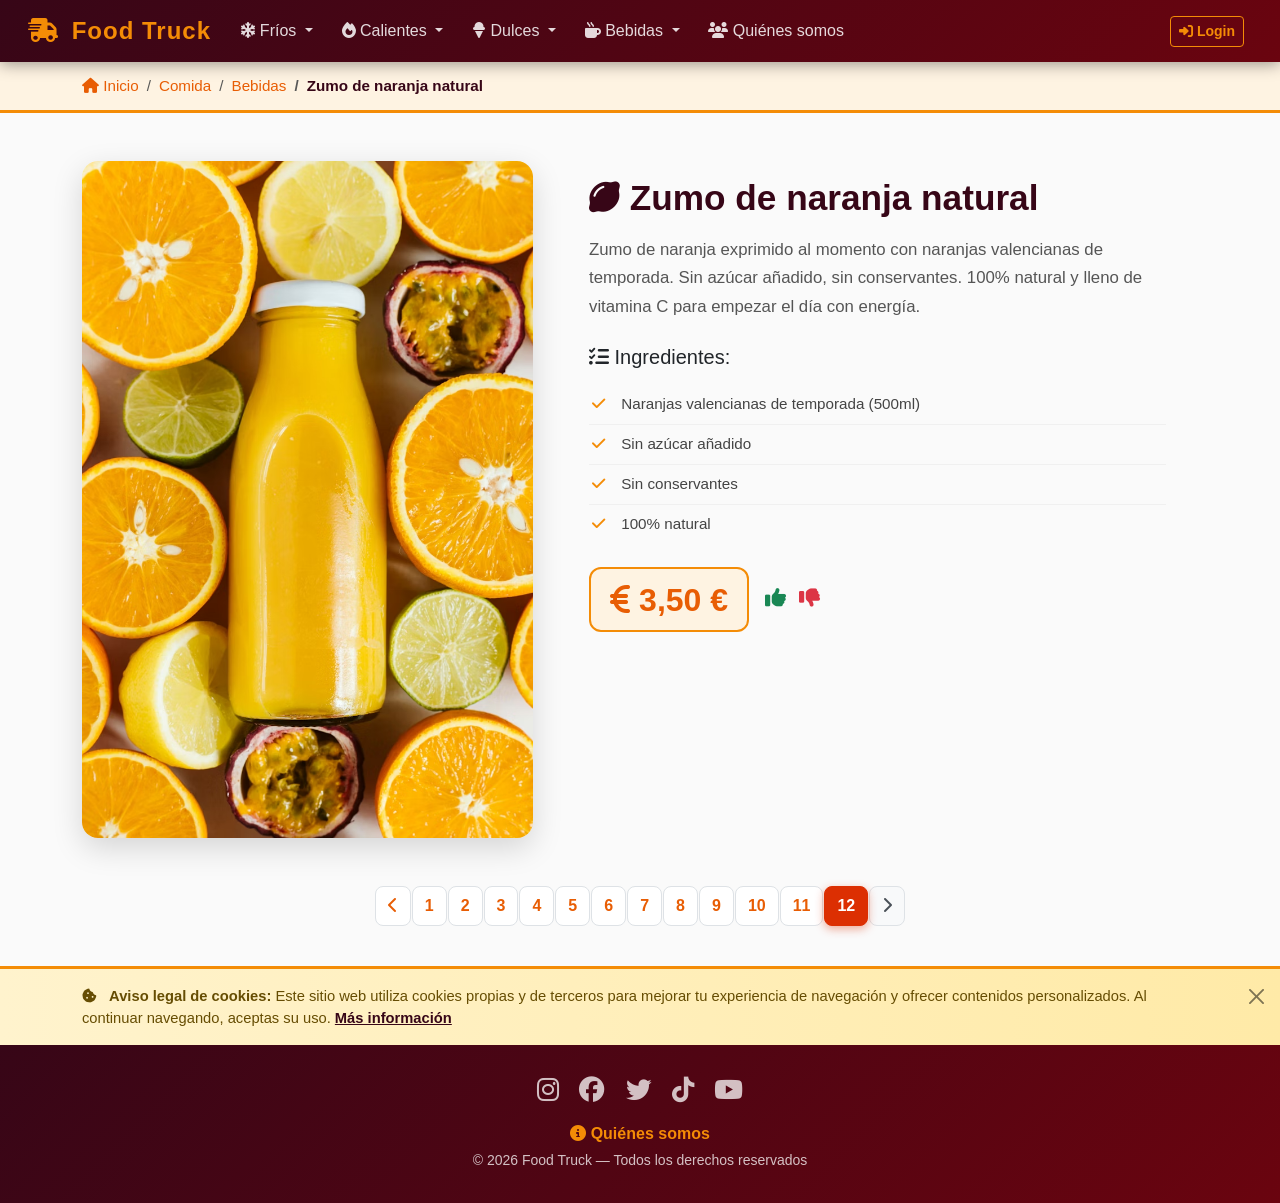
<file: beguda3.html>
<!DOCTYPE html>
<html lang="es">
<head>
    <meta charset="UTF-8">
    <meta name="viewport" content="width=device-width, initial-scale=1.0">
    <title>Zumo de naranja natural — Food Truck</title>
    <link href="https://cdn.jsdelivr.net/npm/bootstrap@5.3.0/dist/css/bootstrap.min.css" rel="stylesheet">
    <link rel="stylesheet" href="https://cdnjs.cloudflare.com/ajax/libs/font-awesome/6.4.0/css/all.min.css">
    <link rel="stylesheet" href="styles.css">
</head>
<body>
    <nav class="navbar navbar-expand-lg navbar-dark fixed-top" aria-label="Navegación principal">
        <div class="container-fluid">
            <a class="navbar-brand" href="index.html" data-bs-toggle="tooltip" data-bs-title="Volver a la página principal">
                <i class="fa-solid fa-truck-fast"></i> Food Truck
            </a>
            <button class="navbar-toggler" type="button" data-bs-toggle="collapse" data-bs-target="#navbarNav" aria-controls="navbarNav" aria-expanded="false" aria-label="Abrir menú" title="Abrir o cerrar el menú de navegación">
                <span class="navbar-toggler-icon"></span>
            </button>
            <div class="collapse navbar-collapse" id="navbarNav">
                <ul class="navbar-nav me-auto mb-2 mb-lg-0">
                    <li class="nav-item dropdown">
                        <a class="nav-link dropdown-toggle" href="#" data-bs-toggle="dropdown" aria-expanded="false" title="Ver platos fríos" tabindex="0">
                            <i class="fa-solid fa-snowflake"></i> Fríos
                        </a>
                        <ul class="dropdown-menu">
                            <li><a class="dropdown-item" href="fred1.html" data-bs-toggle="tooltip" data-bs-title="Bocadillo con jamón ibérico de bellota"><i class="fa-solid fa-bread-slice"></i> Bocadillo de ibérico</a></li>
                            <li><a class="dropdown-item" href="fred2.html" data-bs-toggle="tooltip" data-bs-title="Bocadillo con quesos curados selectos"><i class="fa-solid fa-cheese"></i> Bocadillo de queso</a></li>
                            <li><a class="dropdown-item" href="fred3.html" data-bs-toggle="tooltip" data-bs-title="Ensalada fresca con productos mediterráneos"><i class="fa-solid fa-leaf"></i> Ensalada mediterránea</a></li>
                        </ul>
                    </li>
                    <li class="nav-item dropdown">
                        <a class="nav-link dropdown-toggle" href="#" data-bs-toggle="dropdown" aria-expanded="false" title="Ver platos calientes" tabindex="0">
                            <i class="fa-solid fa-fire"></i> Calientes
                        </a>
                        <ul class="dropdown-menu">
                            <li><a class="dropdown-item" href="calent1.html" data-bs-toggle="tooltip" data-bs-title="Hamburguesa de ternera premium"><i class="fa-solid fa-burger"></i> Burger clásica</a></li>
                            <li><a class="dropdown-item" href="calent2.html" data-bs-toggle="tooltip" data-bs-title="Frankfurt con salchicha artesana"><i class="fa-solid fa-hotdog"></i> Frankfurt gourmet</a></li>
                            <li><a class="dropdown-item" href="calent3.html" data-bs-toggle="tooltip" data-bs-title="Pizza de horno de leña portátil"><i class="fa-solid fa-pizza-slice"></i> Pizza artesana</a></li>
                        </ul>
                    </li>
                    <li class="nav-item dropdown">
                        <a class="nav-link dropdown-toggle" href="#" data-bs-toggle="dropdown" aria-expanded="false" title="Ver nuestros postres dulces" tabindex="0">
                            <i class="fa-solid fa-ice-cream"></i> Dulces
                        </a>
                        <ul class="dropdown-menu">
                            <li><a class="dropdown-item" href="dolc1.html" data-bs-toggle="tooltip" data-bs-title="Helado cubierto de chocolate belga"><i class="fa-solid fa-ice-cream"></i> Helado Magnum</a></li>
                            <li><a class="dropdown-item" href="dolc2.html" data-bs-toggle="tooltip" data-bs-title="Crêpe artesanal con chocolate fundido"><i class="fa-solid fa-stroopwafel"></i> Crêpe de chocolate</a></li>
                            <li><a class="dropdown-item" href="dolc3.html" data-bs-toggle="tooltip" data-bs-title="Tarta casera de queso con frutos"><i class="fa-solid fa-cake-candles"></i> Tarta de queso</a></li>
                        </ul>
                    </li>
                    <li class="nav-item dropdown">
                        <a class="nav-link dropdown-toggle" href="#" data-bs-toggle="dropdown" aria-expanded="false" title="Ver bebidas disponibles" tabindex="0">
                            <i class="fa-solid fa-mug-hot"></i> Bebidas
                        </a>
                        <ul class="dropdown-menu">
                            <li><a class="dropdown-item" href="beguda1.html" data-bs-toggle="tooltip" data-bs-title="Refresco Coca-Cola servido con hielo"><i class="fa-solid fa-glass-water"></i> Coca-Cola</a></li>
                            <li><a class="dropdown-item" href="beguda2.html" data-bs-toggle="tooltip" data-bs-title="Cerveza IPA artesana local"><i class="fa-solid fa-beer-mug-empty"></i> Cerveza artesana</a></li>
                            <li><a class="dropdown-item" href="beguda3.html" data-bs-toggle="tooltip" data-bs-title="Zumo de naranja exprimido al momento"><i class="fa-solid fa-lemon"></i> Zumo de naranja</a></li>
                        </ul>
                    </li>
                    <li class="nav-item">
                        <a class="nav-link" href="quisom.html" data-bs-toggle="tooltip" data-bs-title="Conoce nuestro equipo e historia">
                            <i class="fa-solid fa-users"></i> Quiénes somos
                        </a>
                    </li>
                </ul>
                <span class="navbar-text me-3" id="welcomeText"></span>
                <button class="btn btn-sm me-2" id="loginBtn" data-bs-toggle="tooltip" data-bs-title="Iniciar sesión de usuario">
                    <i class="fa-solid fa-right-to-bracket"></i> Login
                </button>
                <button class="btn btn-sm d-none" id="logoutBtn" data-bs-toggle="tooltip" data-bs-title="Cerrar la sesión actual">
                    <i class="fa-solid fa-right-from-bracket"></i> Logout
                </button>
            </div>
        </div>
    </nav>

    <div class="modal fade" id="loginModal" tabindex="-1" aria-labelledby="loginModalLabel" aria-hidden="true">
        <div class="modal-dialog modal-dialog-scrollable">
            <div class="modal-content">
                <div class="modal-header">
                    <h5 class="modal-title" id="loginModalLabel"><i class="fa-solid fa-user-lock"></i> Iniciar Sesión</h5>
                    <button type="button" class="btn-close" data-bs-dismiss="modal" aria-label="Cerrar" data-bs-toggle="tooltip" data-bs-title="Cerrar el formulario"></button>
                </div>
                <div class="modal-body">
                    <form id="loginForm">
                        <div class="mb-3">
                            <label for="username" class="form-label"><i class="fa-solid fa-user"></i> Nombre de usuario</label>
                            <input type="text" class="form-control" id="username" placeholder="Introduce tu nombre" required>
                        </div>
                        <div class="mb-3">
                            <label for="password" class="form-label"><i class="fa-solid fa-lock"></i> Contraseña</label>
                            <input type="password" class="form-control" id="password" placeholder="Introduce la contraseña" required>
                        </div>
                        <div class="d-grid gap-2">
                            <button type="submit" class="btn btn-primary" data-bs-toggle="tooltip" data-bs-title="Enviar las credenciales">
                                <i class="fa-solid fa-paper-plane"></i> Enviar
                            </button>
                            <button type="button" class="btn btn-secondary" data-bs-dismiss="modal" data-bs-toggle="tooltip" data-bs-title="Cerrar sin iniciar sesión">
                                <i class="fa-solid fa-xmark"></i> Cancelar
                            </button>
                        </div>
                    </form>
                </div>
            </div>
        </div>
    </div>

    <main>
        <div class="breadcrumb-section">
            <div class="container">
                <nav aria-label="breadcrumb">
                    <ol class="breadcrumb">
                        <li class="breadcrumb-item"><a href="index.html"><i class="fa-solid fa-house"></i> Inicio</a></li>
                        <li class="breadcrumb-item"><a href="index.html">Comida</a></li>
                        <li class="breadcrumb-item"><a href="index.html">Bebidas</a></li>
                        <li class="breadcrumb-item active" aria-current="page">Zumo de naranja natural</li>
                    </ol>
                </nav>
            </div>
        </div>
        <section class="container my-5 product-detail-section">
            <div class="row align-items-start">
                <div class="col-lg-5 col-md-6 text-center mb-4 mb-md-0">
                    <img src="img/zumo-naranja-800.jpg" class="product-detail-img" alt="Zumo de naranja natural">
                </div>
                <div class="col-lg-7 col-md-6">
                    <div class="product-detail-info">
                        <h2><i class="fa-solid fa-lemon"></i> Zumo de naranja natural</h2>
                        <p class="lead">Zumo de naranja exprimido al momento con naranjas valencianas de temporada. Sin azúcar añadido, sin conservantes. 100% natural y lleno de vitamina C para empezar el día con energía.</p>
                        <h5 class="mt-4 mb-3"><i class="fa-solid fa-list-check"></i> Ingredientes:</h5>
                        <ul class="ingredients-list">
                            <li><i class="fa-solid fa-check"></i> Naranjas valencianas de temporada (500ml)</li>
                            <li><i class="fa-solid fa-check"></i> Sin azúcar añadido</li>
                            <li><i class="fa-solid fa-check"></i> Sin conservantes</li>
                            <li><i class="fa-solid fa-check"></i> 100% natural</li>
                        </ul>
                        <div class="mt-4 d-flex align-items-center flex-wrap gap-3">
                            <span class="price-tag"><i class="fa-solid fa-euro-sign"></i> 3,50 €</span>
                            <span class="rating-icons">
                                <i class="fa-solid fa-thumbs-up text-success" data-bs-toggle="tooltip" data-bs-title="Me gusta este producto" title="Me gusta"></i>
                                <i class="fa-solid fa-thumbs-down text-danger ms-2" data-bs-toggle="tooltip" data-bs-title="No me gusta este producto" title="No me gusta"></i>
                            </span>
                        </div>
                    </div>
                </div>
            </div>
        </section>
        <nav aria-label="Navegación de productos" class="d-flex justify-content-center my-4">
            <ul class="pagination flex-wrap justify-content-center">
                <li class="page-item">
                    <a class="page-link" href="beguda2.html" data-bs-toggle="tooltip" data-bs-title="Producto anterior" title="Producto anterior">
                        <i class="fa-solid fa-chevron-left"></i>
                    </a>
                </li>
                <li class="page-item"><a class="page-link" href="fred1.html" data-bs-toggle="tooltip" data-bs-title="Bocadillo de ibérico">1</a></li>
                <li class="page-item"><a class="page-link" href="fred2.html" data-bs-toggle="tooltip" data-bs-title="Bocadillo de queso">2</a></li>
                <li class="page-item"><a class="page-link" href="fred3.html" data-bs-toggle="tooltip" data-bs-title="Ensalada mediterránea">3</a></li>
                <li class="page-item"><a class="page-link" href="calent1.html" data-bs-toggle="tooltip" data-bs-title="Burger clásica">4</a></li>
                <li class="page-item"><a class="page-link" href="calent2.html" data-bs-toggle="tooltip" data-bs-title="Frankfurt gourmet">5</a></li>
                <li class="page-item"><a class="page-link" href="calent3.html" data-bs-toggle="tooltip" data-bs-title="Pizza artesana">6</a></li>
                <li class="page-item"><a class="page-link" href="dolc1.html" data-bs-toggle="tooltip" data-bs-title="Helado Magnum">7</a></li>
                <li class="page-item"><a class="page-link" href="dolc2.html" data-bs-toggle="tooltip" data-bs-title="Crêpe de chocolate">8</a></li>
                <li class="page-item"><a class="page-link" href="dolc3.html" data-bs-toggle="tooltip" data-bs-title="Tarta de queso">9</a></li>
                <li class="page-item"><a class="page-link" href="beguda1.html" data-bs-toggle="tooltip" data-bs-title="Coca-Cola">10</a></li>
                <li class="page-item"><a class="page-link" href="beguda2.html" data-bs-toggle="tooltip" data-bs-title="Cerveza artesana">11</a></li>
                <li class="page-item active" aria-current="page"><span class="page-link" data-bs-toggle="tooltip" data-bs-title="Zumo de naranja">12</span></li>
                <li class="page-item disabled">
                    <span class="page-link" data-bs-toggle="tooltip" data-bs-title="Ya estás en el último producto">
                        <i class="fa-solid fa-chevron-right"></i>
                    </span>
                </li>
            </ul>
        </nav>
    </main>

    <div class="alert cookie-alert alert-warning alert-dismissible fade show" role="alert">
        <div class="container">
            <i class="fa-solid fa-cookie-bite me-2"></i>
            <strong>Aviso legal de cookies:</strong>
            Este sitio web utiliza cookies propias y de terceros para mejorar tu experiencia de navegación
            y ofrecer contenidos personalizados. Al continuar navegando, aceptas su uso.
            <a href="#" class="alert-link" data-bs-toggle="tooltip" data-bs-title="Leer la política de cookies completa">Más información</a>
            <button type="button" class="btn-close" data-bs-dismiss="alert" aria-label="Cerrar" data-bs-toggle="tooltip" data-bs-title="Cerrar el aviso de cookies"></button>
        </div>
    </div>
    <footer class="site-footer text-center">
        <div class="container">
            <div class="social-icons mb-3">
                <a href="#" title="Instagram" class="me-3" data-bs-toggle="tooltip" data-bs-title="Síguenos en Instagram"><i class="fab fa-instagram"></i></a>
                <a href="#" title="Facebook" class="me-3" data-bs-toggle="tooltip" data-bs-title="Síguenos en Facebook"><i class="fab fa-facebook"></i></a>
                <a href="#" title="Twitter" class="me-3" data-bs-toggle="tooltip" data-bs-title="Síguenos en Twitter / X"><i class="fab fa-twitter"></i></a>
                <a href="#" title="TikTok" class="me-3" data-bs-toggle="tooltip" data-bs-title="Síguenos en TikTok"><i class="fab fa-tiktok"></i></a>
                <a href="#" title="YouTube" data-bs-toggle="tooltip" data-bs-title="Suscríbete a nuestro canal de YouTube"><i class="fab fa-youtube"></i></a>
            </div>
            <p class="mb-1">
                <a href="quisom.html" class="footer-link" data-bs-toggle="tooltip" data-bs-title="Descubre quiénes somos y dónde encontrarnos">
                    <i class="fa-solid fa-circle-info"></i> Quiénes somos
                </a>
            </p>
            <p class="mb-0 small opacity-75">&copy; 2026 Food Truck — Todos los derechos reservados</p>
        </div>
    </footer>
    <script src="https://cdn.jsdelivr.net/npm/bootstrap@5.3.0/dist/js/bootstrap.bundle.min.js"></script>
    <script src="script.js"></script>
</body>
</html>
</file>
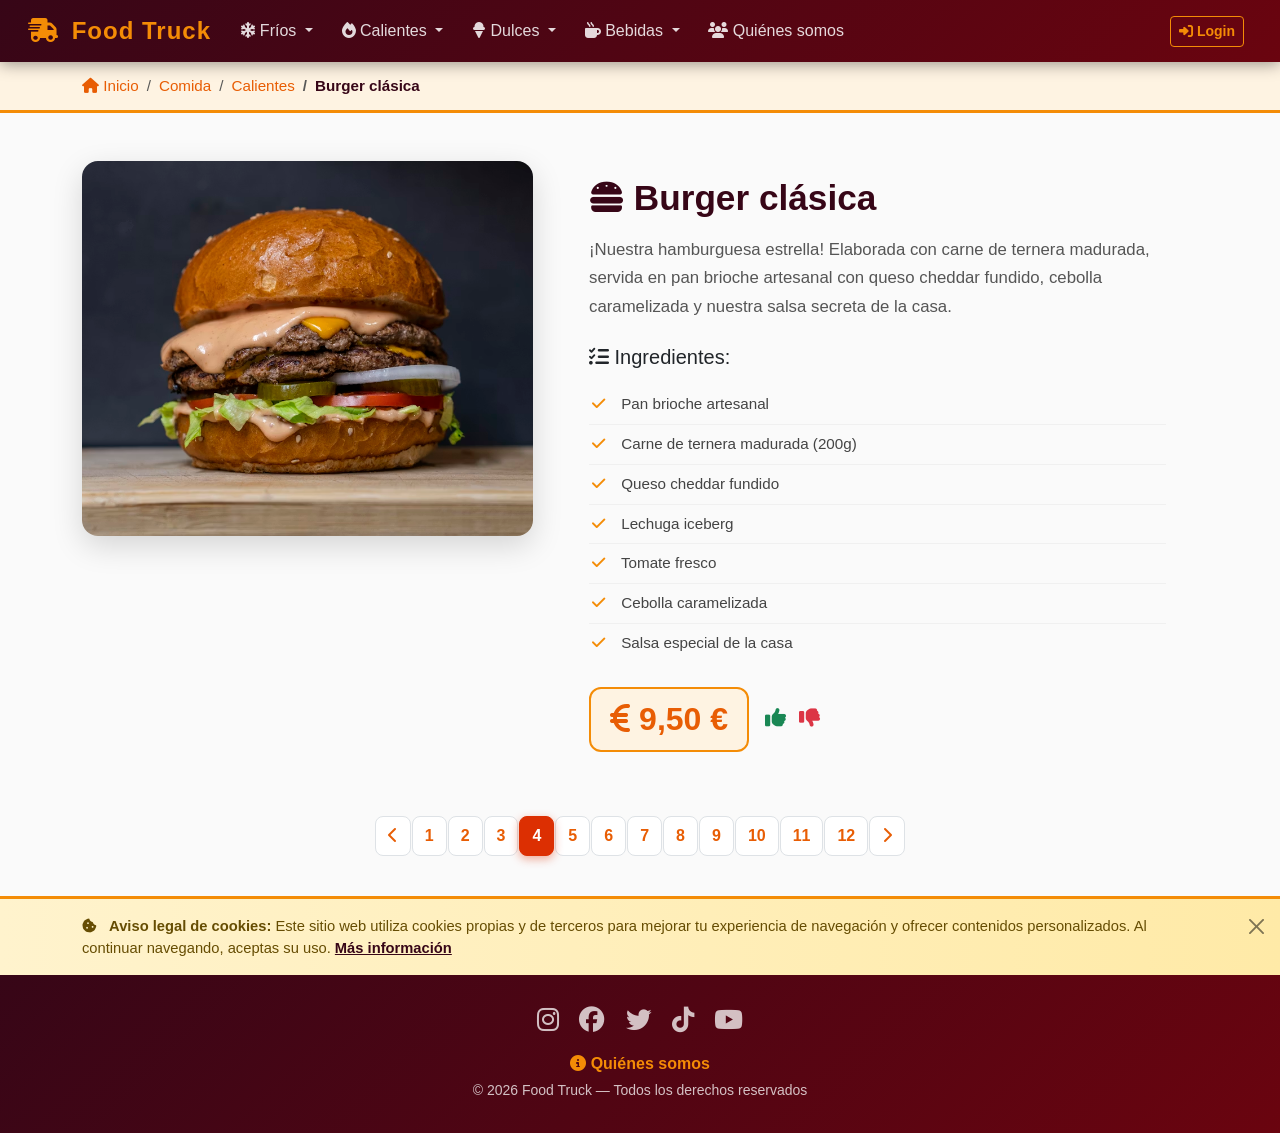
<file: calent1.html>
<!DOCTYPE html>
<html lang="es">
<head>
    <meta charset="UTF-8">
    <meta name="viewport" content="width=device-width, initial-scale=1.0">
    <title>Burger clásica — Food Truck</title>
    <link href="https://cdn.jsdelivr.net/npm/bootstrap@5.3.0/dist/css/bootstrap.min.css" rel="stylesheet">
    <link rel="stylesheet" href="https://cdnjs.cloudflare.com/ajax/libs/font-awesome/6.4.0/css/all.min.css">
    <link rel="stylesheet" href="styles.css">
</head>
<body>
    <nav class="navbar navbar-expand-lg navbar-dark fixed-top" aria-label="Navegación principal">
        <div class="container-fluid">
            <a class="navbar-brand" href="index.html" data-bs-toggle="tooltip" data-bs-title="Volver a la página principal">
                <i class="fa-solid fa-truck-fast"></i> Food Truck
            </a>
            <button class="navbar-toggler" type="button" data-bs-toggle="collapse" data-bs-target="#navbarNav" aria-controls="navbarNav" aria-expanded="false" aria-label="Abrir menú" title="Abrir o cerrar el menú de navegación">
                <span class="navbar-toggler-icon"></span>
            </button>
            <div class="collapse navbar-collapse" id="navbarNav">
                <ul class="navbar-nav me-auto mb-2 mb-lg-0">
                    <li class="nav-item dropdown">
                        <a class="nav-link dropdown-toggle" href="#" data-bs-toggle="dropdown" aria-expanded="false" title="Ver platos fríos" tabindex="0">
                            <i class="fa-solid fa-snowflake"></i> Fríos
                        </a>
                        <ul class="dropdown-menu">
                            <li><a class="dropdown-item" href="fred1.html" data-bs-toggle="tooltip" data-bs-title="Bocadillo con jamón ibérico de bellota"><i class="fa-solid fa-bread-slice"></i> Bocadillo de ibérico</a></li>
                            <li><a class="dropdown-item" href="fred2.html" data-bs-toggle="tooltip" data-bs-title="Bocadillo con quesos curados selectos"><i class="fa-solid fa-cheese"></i> Bocadillo de queso</a></li>
                            <li><a class="dropdown-item" href="fred3.html" data-bs-toggle="tooltip" data-bs-title="Ensalada fresca con productos mediterráneos"><i class="fa-solid fa-leaf"></i> Ensalada mediterránea</a></li>
                        </ul>
                    </li>
                    <li class="nav-item dropdown">
                        <a class="nav-link dropdown-toggle" href="#" data-bs-toggle="dropdown" aria-expanded="false" title="Ver platos calientes" tabindex="0">
                            <i class="fa-solid fa-fire"></i> Calientes
                        </a>
                        <ul class="dropdown-menu">
                            <li><a class="dropdown-item" href="calent1.html" data-bs-toggle="tooltip" data-bs-title="Hamburguesa de ternera premium"><i class="fa-solid fa-burger"></i> Burger clásica</a></li>
                            <li><a class="dropdown-item" href="calent2.html" data-bs-toggle="tooltip" data-bs-title="Frankfurt con salchicha artesana"><i class="fa-solid fa-hotdog"></i> Frankfurt gourmet</a></li>
                            <li><a class="dropdown-item" href="calent3.html" data-bs-toggle="tooltip" data-bs-title="Pizza de horno de leña portátil"><i class="fa-solid fa-pizza-slice"></i> Pizza artesana</a></li>
                        </ul>
                    </li>
                    <li class="nav-item dropdown">
                        <a class="nav-link dropdown-toggle" href="#" data-bs-toggle="dropdown" aria-expanded="false" title="Ver nuestros postres dulces" tabindex="0">
                            <i class="fa-solid fa-ice-cream"></i> Dulces
                        </a>
                        <ul class="dropdown-menu">
                            <li><a class="dropdown-item" href="dolc1.html" data-bs-toggle="tooltip" data-bs-title="Helado cubierto de chocolate belga"><i class="fa-solid fa-ice-cream"></i> Helado Magnum</a></li>
                            <li><a class="dropdown-item" href="dolc2.html" data-bs-toggle="tooltip" data-bs-title="Crêpe artesanal con chocolate fundido"><i class="fa-solid fa-stroopwafel"></i> Crêpe de chocolate</a></li>
                            <li><a class="dropdown-item" href="dolc3.html" data-bs-toggle="tooltip" data-bs-title="Tarta casera de queso con frutos"><i class="fa-solid fa-cake-candles"></i> Tarta de queso</a></li>
                        </ul>
                    </li>
                    <li class="nav-item dropdown">
                        <a class="nav-link dropdown-toggle" href="#" data-bs-toggle="dropdown" aria-expanded="false" title="Ver bebidas disponibles" tabindex="0">
                            <i class="fa-solid fa-mug-hot"></i> Bebidas
                        </a>
                        <ul class="dropdown-menu">
                            <li><a class="dropdown-item" href="beguda1.html" data-bs-toggle="tooltip" data-bs-title="Refresco Coca-Cola servido con hielo"><i class="fa-solid fa-glass-water"></i> Coca-Cola</a></li>
                            <li><a class="dropdown-item" href="beguda2.html" data-bs-toggle="tooltip" data-bs-title="Cerveza IPA artesana local"><i class="fa-solid fa-beer-mug-empty"></i> Cerveza artesana</a></li>
                            <li><a class="dropdown-item" href="beguda3.html" data-bs-toggle="tooltip" data-bs-title="Zumo de naranja exprimido al momento"><i class="fa-solid fa-lemon"></i> Zumo de naranja</a></li>
                        </ul>
                    </li>
                    <li class="nav-item">
                        <a class="nav-link" href="quisom.html" data-bs-toggle="tooltip" data-bs-title="Conoce nuestro equipo e historia">
                            <i class="fa-solid fa-users"></i> Quiénes somos
                        </a>
                    </li>
                </ul>
                <span class="navbar-text me-3" id="welcomeText"></span>
                <button class="btn btn-sm me-2" id="loginBtn" data-bs-toggle="tooltip" data-bs-title="Iniciar sesión de usuario">
                    <i class="fa-solid fa-right-to-bracket"></i> Login
                </button>
                <button class="btn btn-sm d-none" id="logoutBtn" data-bs-toggle="tooltip" data-bs-title="Cerrar la sesión actual">
                    <i class="fa-solid fa-right-from-bracket"></i> Logout
                </button>
            </div>
        </div>
    </nav>
    <div class="modal fade" id="loginModal" tabindex="-1" aria-labelledby="loginModalLabel" aria-hidden="true">
        <div class="modal-dialog modal-dialog-scrollable">
            <div class="modal-content">
                <div class="modal-header">
                    <h5 class="modal-title" id="loginModalLabel"><i class="fa-solid fa-user-lock"></i> Iniciar Sesión</h5>
                    <button type="button" class="btn-close" data-bs-dismiss="modal" aria-label="Cerrar" data-bs-toggle="tooltip" data-bs-title="Cerrar el formulario"></button>
                </div>
                <div class="modal-body">
                    <form id="loginForm">
                        <div class="mb-3">
                            <label for="username" class="form-label"><i class="fa-solid fa-user"></i> Nombre de usuario</label>
                            <input type="text" class="form-control" id="username" placeholder="Introduce tu nombre" required>
                        </div>
                        <div class="mb-3">
                            <label for="password" class="form-label"><i class="fa-solid fa-lock"></i> Contraseña</label>
                            <input type="password" class="form-control" id="password" placeholder="Introduce la contraseña" required>
                        </div>
                        <div class="d-grid gap-2">
                            <button type="submit" class="btn btn-primary" data-bs-toggle="tooltip" data-bs-title="Enviar las credenciales">
                                <i class="fa-solid fa-paper-plane"></i> Enviar
                            </button>
                            <button type="button" class="btn btn-secondary" data-bs-dismiss="modal" data-bs-toggle="tooltip" data-bs-title="Cerrar sin iniciar sesión">
                                <i class="fa-solid fa-xmark"></i> Cancelar
                            </button>
                        </div>
                    </form>
                </div>
            </div>
        </div>
    </div>
    <main>
        <div class="breadcrumb-section">
            <div class="container">
                <nav aria-label="breadcrumb">
                    <ol class="breadcrumb">
                        <li class="breadcrumb-item"><a href="index.html"><i class="fa-solid fa-house"></i> Inicio</a></li>
                        <li class="breadcrumb-item"><a href="index.html">Comida</a></li>
                        <li class="breadcrumb-item"><a href="index.html">Calientes</a></li>
                        <li class="breadcrumb-item active" aria-current="page">Burger clásica</li>
                    </ol>
                </nav>
            </div>
        </div>
        <section class="container my-5 product-detail-section">
            <div class="row align-items-start">
                <div class="col-lg-5 col-md-6 text-center mb-4 mb-md-0">
                    <img src="img/burger-clasica-800.jpg" class="product-detail-img" alt="Burger clásica">
                </div>
                <div class="col-lg-7 col-md-6">
                    <div class="product-detail-info">
                        <h2><i class="fa-solid fa-burger"></i> Burger clásica</h2>
                        <p class="lead">¡Nuestra hamburguesa estrella! Elaborada con carne de ternera madurada, servida en pan brioche artesanal con queso cheddar fundido, cebolla caramelizada y nuestra salsa secreta de la casa.</p>
                        <h5 class="mt-4 mb-3"><i class="fa-solid fa-list-check"></i> Ingredientes:</h5>
                        <ul class="ingredients-list">
                            <li><i class="fa-solid fa-check"></i> Pan brioche artesanal</li>
                            <li><i class="fa-solid fa-check"></i> Carne de ternera madurada (200g)</li>
                            <li><i class="fa-solid fa-check"></i> Queso cheddar fundido</li>
                            <li><i class="fa-solid fa-check"></i> Lechuga iceberg</li>
                            <li><i class="fa-solid fa-check"></i> Tomate fresco</li>
                            <li><i class="fa-solid fa-check"></i> Cebolla caramelizada</li>
                            <li><i class="fa-solid fa-check"></i> Salsa especial de la casa</li>
                        </ul>
                        <div class="mt-4 d-flex align-items-center flex-wrap gap-3">
                            <span class="price-tag"><i class="fa-solid fa-euro-sign"></i> 9,50 €</span>
                            <span class="rating-icons">
                                <i class="fa-solid fa-thumbs-up text-success" data-bs-toggle="tooltip" data-bs-title="Me gusta este producto" title="Me gusta"></i>
                                <i class="fa-solid fa-thumbs-down text-danger ms-2" data-bs-toggle="tooltip" data-bs-title="No me gusta este producto" title="No me gusta"></i>
                            </span>
                        </div>
                    </div>
                </div>
            </div>
        </section>
        <nav aria-label="Navegación de productos" class="d-flex justify-content-center my-4">
            <ul class="pagination flex-wrap justify-content-center">
                <li class="page-item"><a class="page-link" href="fred3.html" data-bs-toggle="tooltip" data-bs-title="Producto anterior" title="Producto anterior"><i class="fa-solid fa-chevron-left"></i></a></li>
                <li class="page-item"><a class="page-link" href="fred1.html" data-bs-toggle="tooltip" data-bs-title="Bocadillo de ibérico">1</a></li>
                <li class="page-item"><a class="page-link" href="fred2.html" data-bs-toggle="tooltip" data-bs-title="Bocadillo de queso">2</a></li>
                <li class="page-item"><a class="page-link" href="fred3.html" data-bs-toggle="tooltip" data-bs-title="Ensalada mediterránea">3</a></li>
                <li class="page-item active" aria-current="page"><span class="page-link" data-bs-toggle="tooltip" data-bs-title="Burger clásica">4</span></li>
                <li class="page-item"><a class="page-link" href="calent2.html" data-bs-toggle="tooltip" data-bs-title="Frankfurt gourmet">5</a></li>
                <li class="page-item"><a class="page-link" href="calent3.html" data-bs-toggle="tooltip" data-bs-title="Pizza artesana">6</a></li>
                <li class="page-item"><a class="page-link" href="dolc1.html" data-bs-toggle="tooltip" data-bs-title="Helado Magnum">7</a></li>
                <li class="page-item"><a class="page-link" href="dolc2.html" data-bs-toggle="tooltip" data-bs-title="Crêpe de chocolate">8</a></li>
                <li class="page-item"><a class="page-link" href="dolc3.html" data-bs-toggle="tooltip" data-bs-title="Tarta de queso">9</a></li>
                <li class="page-item"><a class="page-link" href="beguda1.html" data-bs-toggle="tooltip" data-bs-title="Coca-Cola">10</a></li>
                <li class="page-item"><a class="page-link" href="beguda2.html" data-bs-toggle="tooltip" data-bs-title="Cerveza artesana">11</a></li>
                <li class="page-item"><a class="page-link" href="beguda3.html" data-bs-toggle="tooltip" data-bs-title="Zumo de naranja">12</a></li>
                <li class="page-item"><a class="page-link" href="calent2.html" data-bs-toggle="tooltip" data-bs-title="Producto siguiente" title="Producto siguiente"><i class="fa-solid fa-chevron-right"></i></a></li>
            </ul>
        </nav>
    </main>
    <div class="alert cookie-alert alert-warning alert-dismissible fade show" role="alert">
        <div class="container">
            <i class="fa-solid fa-cookie-bite me-2"></i>
            <strong>Aviso legal de cookies:</strong>
            Este sitio web utiliza cookies propias y de terceros para mejorar tu experiencia de navegación
            y ofrecer contenidos personalizados. Al continuar navegando, aceptas su uso.
            <a href="#" class="alert-link" data-bs-toggle="tooltip" data-bs-title="Leer la política de cookies completa">Más información</a>
            <button type="button" class="btn-close" data-bs-dismiss="alert" aria-label="Cerrar" data-bs-toggle="tooltip" data-bs-title="Cerrar el aviso de cookies"></button>
        </div>
    </div>
    <footer class="site-footer text-center">
        <div class="container">
            <div class="social-icons mb-3">
                <a href="#" title="Instagram" class="me-3" data-bs-toggle="tooltip" data-bs-title="Síguenos en Instagram"><i class="fab fa-instagram"></i></a>
                <a href="#" title="Facebook" class="me-3" data-bs-toggle="tooltip" data-bs-title="Síguenos en Facebook"><i class="fab fa-facebook"></i></a>
                <a href="#" title="Twitter" class="me-3" data-bs-toggle="tooltip" data-bs-title="Síguenos en Twitter / X"><i class="fab fa-twitter"></i></a>
                <a href="#" title="TikTok" class="me-3" data-bs-toggle="tooltip" data-bs-title="Síguenos en TikTok"><i class="fab fa-tiktok"></i></a>
                <a href="#" title="YouTube" data-bs-toggle="tooltip" data-bs-title="Suscríbete a nuestro canal de YouTube"><i class="fab fa-youtube"></i></a>
            </div>
            <p class="mb-1">
                <a href="quisom.html" class="footer-link" data-bs-toggle="tooltip" data-bs-title="Descubre quiénes somos y dónde encontrarnos">
                    <i class="fa-solid fa-circle-info"></i> Quiénes somos
                </a>
            </p>
            <p class="mb-0 small opacity-75">&copy; 2026 Food Truck — Todos los derechos reservados</p>
        </div>
    </footer>
    <script src="https://cdn.jsdelivr.net/npm/bootstrap@5.3.0/dist/js/bootstrap.bundle.min.js"></script>
    <script src="script.js"></script>
</body>
</html>
</file>
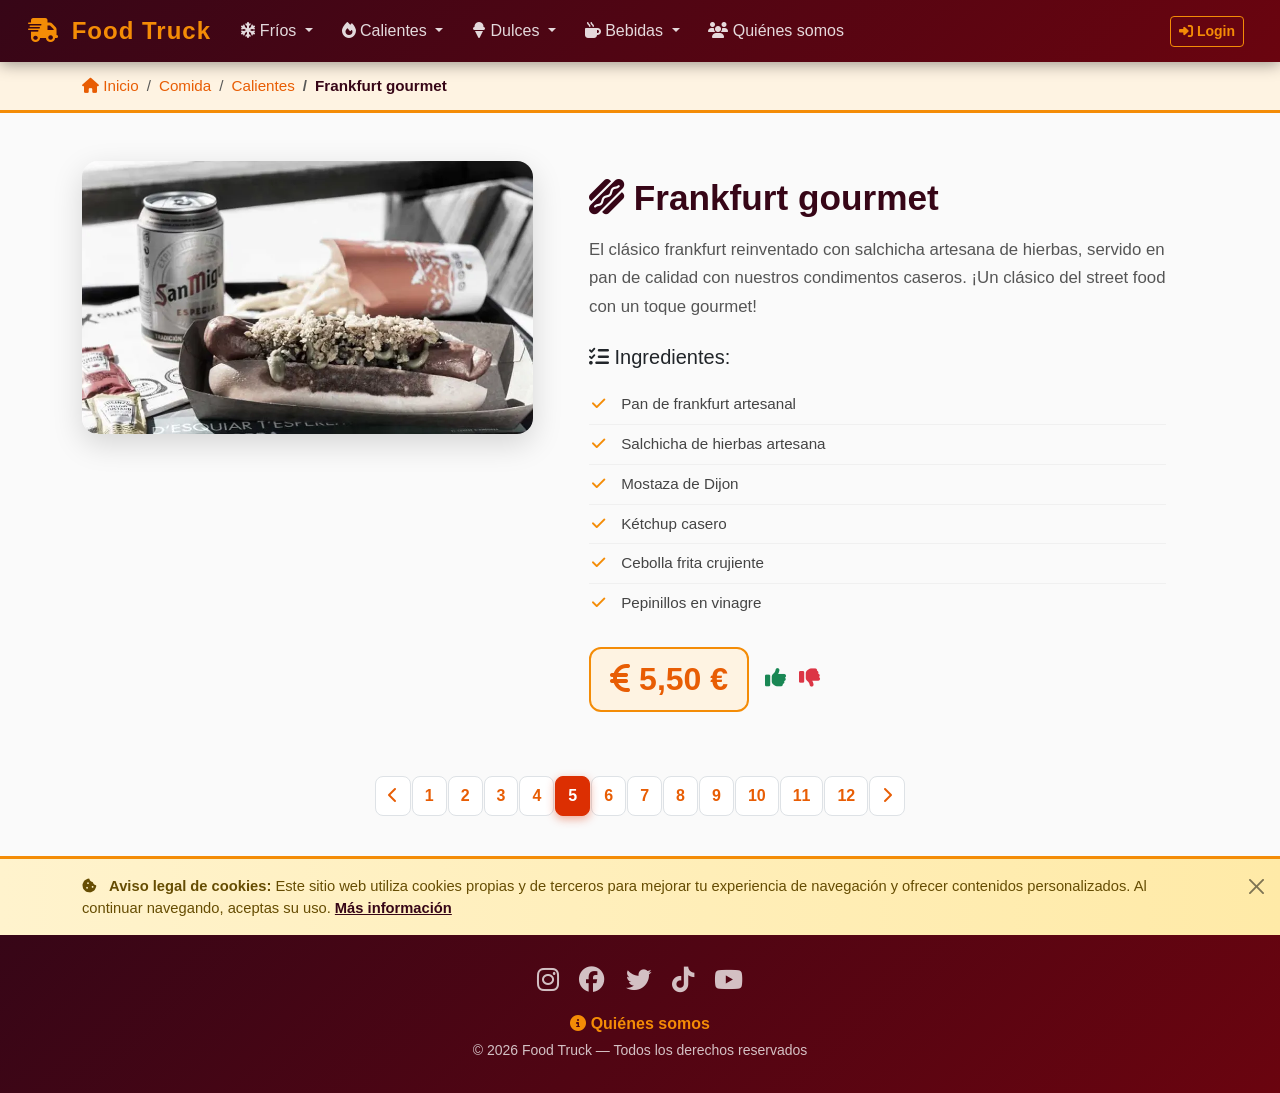
<file: calent2.html>
<!DOCTYPE html>
<html lang="es">
<head>
    <meta charset="UTF-8">
    <meta name="viewport" content="width=device-width, initial-scale=1.0">
    <title>Frankfurt gourmet — Food Truck</title>
    <link href="https://cdn.jsdelivr.net/npm/bootstrap@5.3.0/dist/css/bootstrap.min.css" rel="stylesheet">
    <link rel="stylesheet" href="https://cdnjs.cloudflare.com/ajax/libs/font-awesome/6.4.0/css/all.min.css">
    <link rel="stylesheet" href="styles.css">
</head>
<body>
    <nav class="navbar navbar-expand-lg navbar-dark fixed-top" aria-label="Navegación principal">
        <div class="container-fluid">
            <a class="navbar-brand" href="index.html" data-bs-toggle="tooltip" data-bs-title="Volver a la página principal">
                <i class="fa-solid fa-truck-fast"></i> Food Truck
            </a>
            <button class="navbar-toggler" type="button" data-bs-toggle="collapse" data-bs-target="#navbarNav" aria-controls="navbarNav" aria-expanded="false" aria-label="Abrir menú" title="Abrir o cerrar el menú de navegación">
                <span class="navbar-toggler-icon"></span>
            </button>
            <div class="collapse navbar-collapse" id="navbarNav">
                <ul class="navbar-nav me-auto mb-2 mb-lg-0">
                    <li class="nav-item dropdown">
                        <a class="nav-link dropdown-toggle" href="#" data-bs-toggle="dropdown" aria-expanded="false" title="Ver platos fríos" tabindex="0">
                            <i class="fa-solid fa-snowflake"></i> Fríos
                        </a>
                        <ul class="dropdown-menu">
                            <li><a class="dropdown-item" href="fred1.html" data-bs-toggle="tooltip" data-bs-title="Bocadillo con jamón ibérico de bellota"><i class="fa-solid fa-bread-slice"></i> Bocadillo de ibérico</a></li>
                            <li><a class="dropdown-item" href="fred2.html" data-bs-toggle="tooltip" data-bs-title="Bocadillo con quesos curados selectos"><i class="fa-solid fa-cheese"></i> Bocadillo de queso</a></li>
                            <li><a class="dropdown-item" href="fred3.html" data-bs-toggle="tooltip" data-bs-title="Ensalada fresca con productos mediterráneos"><i class="fa-solid fa-leaf"></i> Ensalada mediterránea</a></li>
                        </ul>
                    </li>
                    <li class="nav-item dropdown">
                        <a class="nav-link dropdown-toggle" href="#" data-bs-toggle="dropdown" aria-expanded="false" title="Ver platos calientes" tabindex="0">
                            <i class="fa-solid fa-fire"></i> Calientes
                        </a>
                        <ul class="dropdown-menu">
                            <li><a class="dropdown-item" href="calent1.html" data-bs-toggle="tooltip" data-bs-title="Hamburguesa de ternera premium"><i class="fa-solid fa-burger"></i> Burger clásica</a></li>
                            <li><a class="dropdown-item" href="calent2.html" data-bs-toggle="tooltip" data-bs-title="Frankfurt con salchicha artesana"><i class="fa-solid fa-hotdog"></i> Frankfurt gourmet</a></li>
                            <li><a class="dropdown-item" href="calent3.html" data-bs-toggle="tooltip" data-bs-title="Pizza de horno de leña portátil"><i class="fa-solid fa-pizza-slice"></i> Pizza artesana</a></li>
                        </ul>
                    </li>
                    <li class="nav-item dropdown">
                        <a class="nav-link dropdown-toggle" href="#" data-bs-toggle="dropdown" aria-expanded="false" title="Ver nuestros postres dulces" tabindex="0">
                            <i class="fa-solid fa-ice-cream"></i> Dulces
                        </a>
                        <ul class="dropdown-menu">
                            <li><a class="dropdown-item" href="dolc1.html" data-bs-toggle="tooltip" data-bs-title="Helado cubierto de chocolate belga"><i class="fa-solid fa-ice-cream"></i> Helado Magnum</a></li>
                            <li><a class="dropdown-item" href="dolc2.html" data-bs-toggle="tooltip" data-bs-title="Crêpe artesanal con chocolate fundido"><i class="fa-solid fa-stroopwafel"></i> Crêpe de chocolate</a></li>
                            <li><a class="dropdown-item" href="dolc3.html" data-bs-toggle="tooltip" data-bs-title="Tarta casera de queso con frutos"><i class="fa-solid fa-cake-candles"></i> Tarta de queso</a></li>
                        </ul>
                    </li>
                    <li class="nav-item dropdown">
                        <a class="nav-link dropdown-toggle" href="#" data-bs-toggle="dropdown" aria-expanded="false" title="Ver bebidas disponibles" tabindex="0">
                            <i class="fa-solid fa-mug-hot"></i> Bebidas
                        </a>
                        <ul class="dropdown-menu">
                            <li><a class="dropdown-item" href="beguda1.html" data-bs-toggle="tooltip" data-bs-title="Refresco Coca-Cola servido con hielo"><i class="fa-solid fa-glass-water"></i> Coca-Cola</a></li>
                            <li><a class="dropdown-item" href="beguda2.html" data-bs-toggle="tooltip" data-bs-title="Cerveza IPA artesana local"><i class="fa-solid fa-beer-mug-empty"></i> Cerveza artesana</a></li>
                            <li><a class="dropdown-item" href="beguda3.html" data-bs-toggle="tooltip" data-bs-title="Zumo de naranja exprimido al momento"><i class="fa-solid fa-lemon"></i> Zumo de naranja</a></li>
                        </ul>
                    </li>
                    <li class="nav-item">
                        <a class="nav-link" href="quisom.html" data-bs-toggle="tooltip" data-bs-title="Conoce nuestro equipo e historia">
                            <i class="fa-solid fa-users"></i> Quiénes somos
                        </a>
                    </li>
                </ul>
                <span class="navbar-text me-3" id="welcomeText"></span>
                <button class="btn btn-sm me-2" id="loginBtn" data-bs-toggle="tooltip" data-bs-title="Iniciar sesión de usuario">
                    <i class="fa-solid fa-right-to-bracket"></i> Login
                </button>
                <button class="btn btn-sm d-none" id="logoutBtn" data-bs-toggle="tooltip" data-bs-title="Cerrar la sesión actual">
                    <i class="fa-solid fa-right-from-bracket"></i> Logout
                </button>
            </div>
        </div>
    </nav>
    <div class="modal fade" id="loginModal" tabindex="-1" aria-labelledby="loginModalLabel" aria-hidden="true">
        <div class="modal-dialog modal-dialog-scrollable">
            <div class="modal-content">
                <div class="modal-header">
                    <h5 class="modal-title" id="loginModalLabel"><i class="fa-solid fa-user-lock"></i> Iniciar Sesión</h5>
                    <button type="button" class="btn-close" data-bs-dismiss="modal" aria-label="Cerrar" data-bs-toggle="tooltip" data-bs-title="Cerrar el formulario"></button>
                </div>
                <div class="modal-body">
                    <form id="loginForm">
                        <div class="mb-3">
                            <label for="username" class="form-label"><i class="fa-solid fa-user"></i> Nombre de usuario</label>
                            <input type="text" class="form-control" id="username" placeholder="Introduce tu nombre" required>
                        </div>
                        <div class="mb-3">
                            <label for="password" class="form-label"><i class="fa-solid fa-lock"></i> Contraseña</label>
                            <input type="password" class="form-control" id="password" placeholder="Introduce la contraseña" required>
                        </div>
                        <div class="d-grid gap-2">
                            <button type="submit" class="btn btn-primary" data-bs-toggle="tooltip" data-bs-title="Enviar las credenciales">
                                <i class="fa-solid fa-paper-plane"></i> Enviar
                            </button>
                            <button type="button" class="btn btn-secondary" data-bs-dismiss="modal" data-bs-toggle="tooltip" data-bs-title="Cerrar sin iniciar sesión">
                                <i class="fa-solid fa-xmark"></i> Cancelar
                            </button>
                        </div>
                    </form>
                </div>
            </div>
        </div>
    </div>
    <main>
        <div class="breadcrumb-section">
            <div class="container">
                <nav aria-label="breadcrumb">
                    <ol class="breadcrumb">
                        <li class="breadcrumb-item"><a href="index.html"><i class="fa-solid fa-house"></i> Inicio</a></li>
                        <li class="breadcrumb-item"><a href="index.html">Comida</a></li>
                        <li class="breadcrumb-item"><a href="index.html">Calientes</a></li>
                        <li class="breadcrumb-item active" aria-current="page">Frankfurt gourmet</li>
                    </ol>
                </nav>
            </div>
        </div>
        <section class="container my-5 product-detail-section">
            <div class="row align-items-start">
                <div class="col-lg-5 col-md-6 text-center mb-4 mb-md-0">
                    <img src="img/frankfurt-gourmet-800.jpg" class="product-detail-img" alt="Frankfurt gourmet">
                </div>
                <div class="col-lg-7 col-md-6">
                    <div class="product-detail-info">
                        <h2><i class="fa-solid fa-hotdog"></i> Frankfurt gourmet</h2>
                        <p class="lead">El clásico frankfurt reinventado con salchicha artesana de hierbas, servido en pan de calidad con nuestros condimentos caseros. ¡Un clásico del street food con un toque gourmet!</p>
                        <h5 class="mt-4 mb-3"><i class="fa-solid fa-list-check"></i> Ingredientes:</h5>
                        <ul class="ingredients-list">
                            <li><i class="fa-solid fa-check"></i> Pan de frankfurt artesanal</li>
                            <li><i class="fa-solid fa-check"></i> Salchicha de hierbas artesana</li>
                            <li><i class="fa-solid fa-check"></i> Mostaza de Dijon</li>
                            <li><i class="fa-solid fa-check"></i> Kétchup casero</li>
                            <li><i class="fa-solid fa-check"></i> Cebolla frita crujiente</li>
                            <li><i class="fa-solid fa-check"></i> Pepinillos en vinagre</li>
                        </ul>
                        <div class="mt-4 d-flex align-items-center flex-wrap gap-3">
                            <span class="price-tag"><i class="fa-solid fa-euro-sign"></i> 5,50 €</span>
                            <span class="rating-icons">
                                <i class="fa-solid fa-thumbs-up text-success" data-bs-toggle="tooltip" data-bs-title="Me gusta este producto" title="Me gusta"></i>
                                <i class="fa-solid fa-thumbs-down text-danger ms-2" data-bs-toggle="tooltip" data-bs-title="No me gusta este producto" title="No me gusta"></i>
                            </span>
                        </div>
                    </div>
                </div>
            </div>
        </section>
        <nav aria-label="Navegación de productos" class="d-flex justify-content-center my-4">
            <ul class="pagination flex-wrap justify-content-center">
                <li class="page-item"><a class="page-link" href="calent1.html" data-bs-toggle="tooltip" data-bs-title="Producto anterior" title="Producto anterior"><i class="fa-solid fa-chevron-left"></i></a></li>
                <li class="page-item"><a class="page-link" href="fred1.html" data-bs-toggle="tooltip" data-bs-title="Bocadillo de ibérico">1</a></li>
                <li class="page-item"><a class="page-link" href="fred2.html" data-bs-toggle="tooltip" data-bs-title="Bocadillo de queso">2</a></li>
                <li class="page-item"><a class="page-link" href="fred3.html" data-bs-toggle="tooltip" data-bs-title="Ensalada mediterránea">3</a></li>
                <li class="page-item"><a class="page-link" href="calent1.html" data-bs-toggle="tooltip" data-bs-title="Burger clásica">4</a></li>
                <li class="page-item active" aria-current="page"><span class="page-link" data-bs-toggle="tooltip" data-bs-title="Frankfurt gourmet">5</span></li>
                <li class="page-item"><a class="page-link" href="calent3.html" data-bs-toggle="tooltip" data-bs-title="Pizza artesana">6</a></li>
                <li class="page-item"><a class="page-link" href="dolc1.html" data-bs-toggle="tooltip" data-bs-title="Helado Magnum">7</a></li>
                <li class="page-item"><a class="page-link" href="dolc2.html" data-bs-toggle="tooltip" data-bs-title="Crêpe de chocolate">8</a></li>
                <li class="page-item"><a class="page-link" href="dolc3.html" data-bs-toggle="tooltip" data-bs-title="Tarta de queso">9</a></li>
                <li class="page-item"><a class="page-link" href="beguda1.html" data-bs-toggle="tooltip" data-bs-title="Coca-Cola">10</a></li>
                <li class="page-item"><a class="page-link" href="beguda2.html" data-bs-toggle="tooltip" data-bs-title="Cerveza artesana">11</a></li>
                <li class="page-item"><a class="page-link" href="beguda3.html" data-bs-toggle="tooltip" data-bs-title="Zumo de naranja">12</a></li>
                <li class="page-item"><a class="page-link" href="calent3.html" data-bs-toggle="tooltip" data-bs-title="Producto siguiente" title="Producto siguiente"><i class="fa-solid fa-chevron-right"></i></a></li>
            </ul>
        </nav>
    </main>
    <div class="alert cookie-alert alert-warning alert-dismissible fade show" role="alert">
        <div class="container">
            <i class="fa-solid fa-cookie-bite me-2"></i>
            <strong>Aviso legal de cookies:</strong>
            Este sitio web utiliza cookies propias y de terceros para mejorar tu experiencia de navegación
            y ofrecer contenidos personalizados. Al continuar navegando, aceptas su uso.
            <a href="#" class="alert-link" data-bs-toggle="tooltip" data-bs-title="Leer la política de cookies completa">Más información</a>
            <button type="button" class="btn-close" data-bs-dismiss="alert" aria-label="Cerrar" data-bs-toggle="tooltip" data-bs-title="Cerrar el aviso de cookies"></button>
        </div>
    </div>
    <footer class="site-footer text-center">
        <div class="container">
            <div class="social-icons mb-3">
                <a href="#" title="Instagram" class="me-3" data-bs-toggle="tooltip" data-bs-title="Síguenos en Instagram"><i class="fab fa-instagram"></i></a>
                <a href="#" title="Facebook" class="me-3" data-bs-toggle="tooltip" data-bs-title="Síguenos en Facebook"><i class="fab fa-facebook"></i></a>
                <a href="#" title="Twitter" class="me-3" data-bs-toggle="tooltip" data-bs-title="Síguenos en Twitter / X"><i class="fab fa-twitter"></i></a>
                <a href="#" title="TikTok" class="me-3" data-bs-toggle="tooltip" data-bs-title="Síguenos en TikTok"><i class="fab fa-tiktok"></i></a>
                <a href="#" title="YouTube" data-bs-toggle="tooltip" data-bs-title="Suscríbete a nuestro canal de YouTube"><i class="fab fa-youtube"></i></a>
            </div>
            <p class="mb-1">
                <a href="quisom.html" class="footer-link" data-bs-toggle="tooltip" data-bs-title="Descubre quiénes somos y dónde encontrarnos">
                    <i class="fa-solid fa-circle-info"></i> Quiénes somos
                </a>
            </p>
            <p class="mb-0 small opacity-75">&copy; 2026 Food Truck — Todos los derechos reservados</p>
        </div>
    </footer>
    <script src="https://cdn.jsdelivr.net/npm/bootstrap@5.3.0/dist/js/bootstrap.bundle.min.js"></script>
    <script src="script.js"></script>
</body>
</html>
</file>
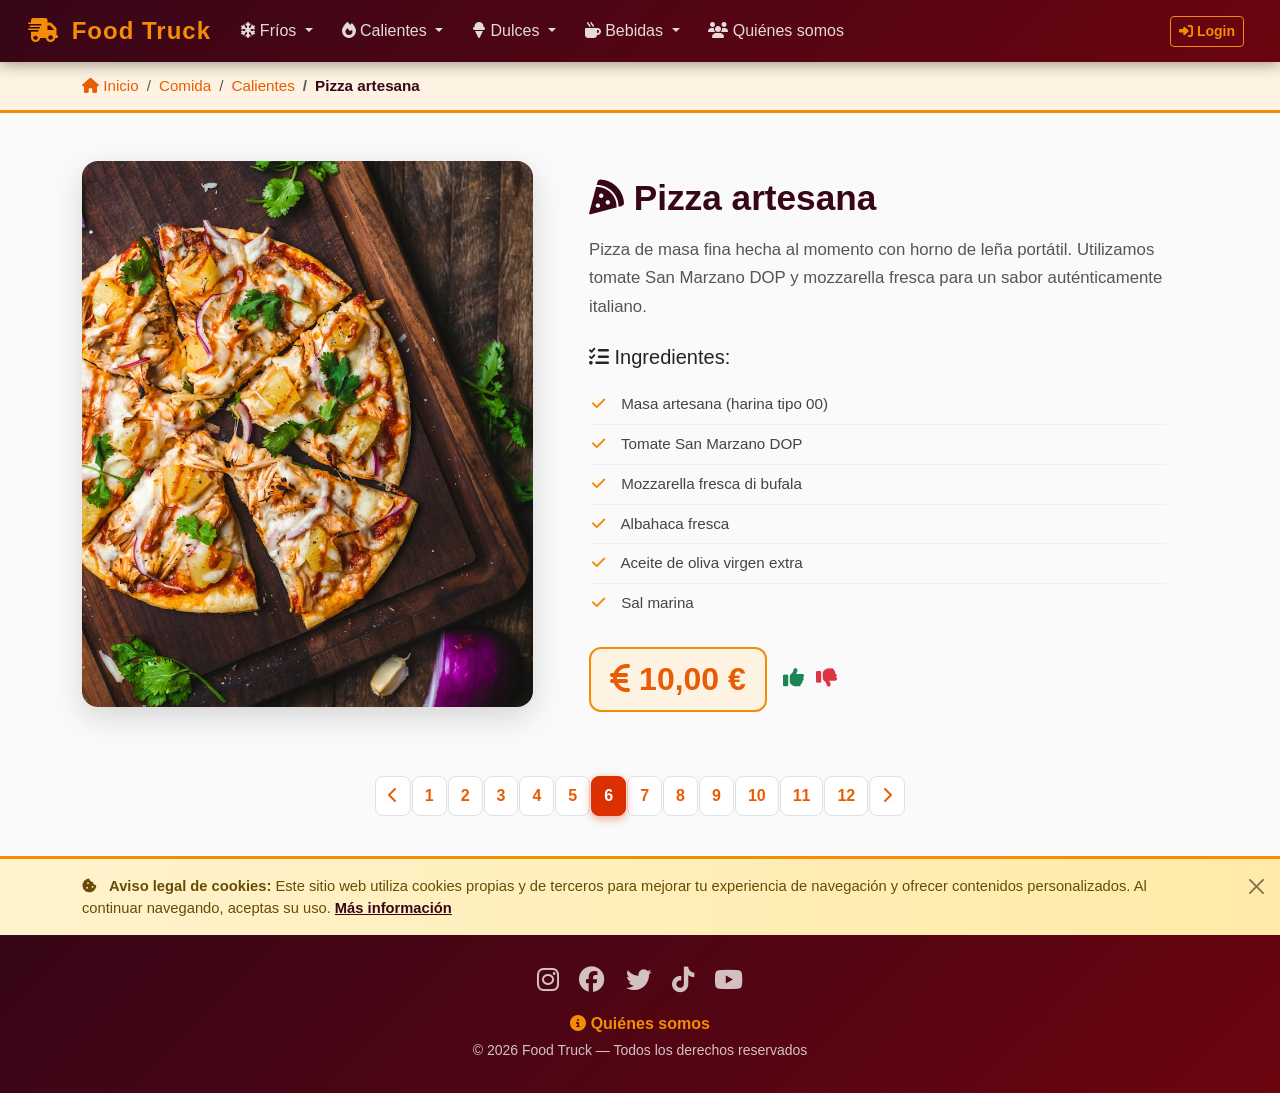
<file: calent3.html>
<!DOCTYPE html>
<html lang="es">
<head>
    <meta charset="UTF-8">
    <meta name="viewport" content="width=device-width, initial-scale=1.0">
    <title>Pizza artesana — Food Truck</title>
    <link href="https://cdn.jsdelivr.net/npm/bootstrap@5.3.0/dist/css/bootstrap.min.css" rel="stylesheet">
    <link rel="stylesheet" href="https://cdnjs.cloudflare.com/ajax/libs/font-awesome/6.4.0/css/all.min.css">
    <link rel="stylesheet" href="styles.css">
</head>
<body>
    <nav class="navbar navbar-expand-lg navbar-dark fixed-top" aria-label="Navegación principal">
        <div class="container-fluid">
            <a class="navbar-brand" href="index.html" data-bs-toggle="tooltip" data-bs-title="Volver a la página principal">
                <i class="fa-solid fa-truck-fast"></i> Food Truck
            </a>
            <button class="navbar-toggler" type="button" data-bs-toggle="collapse" data-bs-target="#navbarNav" aria-controls="navbarNav" aria-expanded="false" aria-label="Abrir menú" title="Abrir o cerrar el menú de navegación">
                <span class="navbar-toggler-icon"></span>
            </button>
            <div class="collapse navbar-collapse" id="navbarNav">
                <ul class="navbar-nav me-auto mb-2 mb-lg-0">
                    <li class="nav-item dropdown">
                        <a class="nav-link dropdown-toggle" href="#" data-bs-toggle="dropdown" aria-expanded="false" title="Ver platos fríos" tabindex="0">
                            <i class="fa-solid fa-snowflake"></i> Fríos
                        </a>
                        <ul class="dropdown-menu">
                            <li><a class="dropdown-item" href="fred1.html" data-bs-toggle="tooltip" data-bs-title="Bocadillo con jamón ibérico de bellota"><i class="fa-solid fa-bread-slice"></i> Bocadillo de ibérico</a></li>
                            <li><a class="dropdown-item" href="fred2.html" data-bs-toggle="tooltip" data-bs-title="Bocadillo con quesos curados selectos"><i class="fa-solid fa-cheese"></i> Bocadillo de queso</a></li>
                            <li><a class="dropdown-item" href="fred3.html" data-bs-toggle="tooltip" data-bs-title="Ensalada fresca con productos mediterráneos"><i class="fa-solid fa-leaf"></i> Ensalada mediterránea</a></li>
                        </ul>
                    </li>
                    <li class="nav-item dropdown">
                        <a class="nav-link dropdown-toggle" href="#" data-bs-toggle="dropdown" aria-expanded="false" title="Ver platos calientes" tabindex="0">
                            <i class="fa-solid fa-fire"></i> Calientes
                        </a>
                        <ul class="dropdown-menu">
                            <li><a class="dropdown-item" href="calent1.html" data-bs-toggle="tooltip" data-bs-title="Hamburguesa de ternera premium"><i class="fa-solid fa-burger"></i> Burger clásica</a></li>
                            <li><a class="dropdown-item" href="calent2.html" data-bs-toggle="tooltip" data-bs-title="Frankfurt con salchicha artesana"><i class="fa-solid fa-hotdog"></i> Frankfurt gourmet</a></li>
                            <li><a class="dropdown-item" href="calent3.html" data-bs-toggle="tooltip" data-bs-title="Pizza de horno de leña portátil"><i class="fa-solid fa-pizza-slice"></i> Pizza artesana</a></li>
                        </ul>
                    </li>
                    <li class="nav-item dropdown">
                        <a class="nav-link dropdown-toggle" href="#" data-bs-toggle="dropdown" aria-expanded="false" title="Ver nuestros postres dulces" tabindex="0">
                            <i class="fa-solid fa-ice-cream"></i> Dulces
                        </a>
                        <ul class="dropdown-menu">
                            <li><a class="dropdown-item" href="dolc1.html" data-bs-toggle="tooltip" data-bs-title="Helado cubierto de chocolate belga"><i class="fa-solid fa-ice-cream"></i> Helado Magnum</a></li>
                            <li><a class="dropdown-item" href="dolc2.html" data-bs-toggle="tooltip" data-bs-title="Crêpe artesanal con chocolate fundido"><i class="fa-solid fa-stroopwafel"></i> Crêpe de chocolate</a></li>
                            <li><a class="dropdown-item" href="dolc3.html" data-bs-toggle="tooltip" data-bs-title="Tarta casera de queso con frutos"><i class="fa-solid fa-cake-candles"></i> Tarta de queso</a></li>
                        </ul>
                    </li>
                    <li class="nav-item dropdown">
                        <a class="nav-link dropdown-toggle" href="#" data-bs-toggle="dropdown" aria-expanded="false" title="Ver bebidas disponibles" tabindex="0">
                            <i class="fa-solid fa-mug-hot"></i> Bebidas
                        </a>
                        <ul class="dropdown-menu">
                            <li><a class="dropdown-item" href="beguda1.html" data-bs-toggle="tooltip" data-bs-title="Refresco Coca-Cola servido con hielo"><i class="fa-solid fa-glass-water"></i> Coca-Cola</a></li>
                            <li><a class="dropdown-item" href="beguda2.html" data-bs-toggle="tooltip" data-bs-title="Cerveza IPA artesana local"><i class="fa-solid fa-beer-mug-empty"></i> Cerveza artesana</a></li>
                            <li><a class="dropdown-item" href="beguda3.html" data-bs-toggle="tooltip" data-bs-title="Zumo de naranja exprimido al momento"><i class="fa-solid fa-lemon"></i> Zumo de naranja</a></li>
                        </ul>
                    </li>
                    <li class="nav-item">
                        <a class="nav-link" href="quisom.html" data-bs-toggle="tooltip" data-bs-title="Conoce nuestro equipo e historia">
                            <i class="fa-solid fa-users"></i> Quiénes somos
                        </a>
                    </li>
                </ul>
                <span class="navbar-text me-3" id="welcomeText"></span>
                <button class="btn btn-sm me-2" id="loginBtn" data-bs-toggle="tooltip" data-bs-title="Iniciar sesión de usuario">
                    <i class="fa-solid fa-right-to-bracket"></i> Login
                </button>
                <button class="btn btn-sm d-none" id="logoutBtn" data-bs-toggle="tooltip" data-bs-title="Cerrar la sesión actual">
                    <i class="fa-solid fa-right-from-bracket"></i> Logout
                </button>
            </div>
        </div>
    </nav>
    <div class="modal fade" id="loginModal" tabindex="-1" aria-labelledby="loginModalLabel" aria-hidden="true">
        <div class="modal-dialog modal-dialog-scrollable">
            <div class="modal-content">
                <div class="modal-header">
                    <h5 class="modal-title" id="loginModalLabel"><i class="fa-solid fa-user-lock"></i> Iniciar Sesión</h5>
                    <button type="button" class="btn-close" data-bs-dismiss="modal" aria-label="Cerrar" data-bs-toggle="tooltip" data-bs-title="Cerrar el formulario"></button>
                </div>
                <div class="modal-body">
                    <form id="loginForm">
                        <div class="mb-3">
                            <label for="username" class="form-label"><i class="fa-solid fa-user"></i> Nombre de usuario</label>
                            <input type="text" class="form-control" id="username" placeholder="Introduce tu nombre" required>
                        </div>
                        <div class="mb-3">
                            <label for="password" class="form-label"><i class="fa-solid fa-lock"></i> Contraseña</label>
                            <input type="password" class="form-control" id="password" placeholder="Introduce la contraseña" required>
                        </div>
                        <div class="d-grid gap-2">
                            <button type="submit" class="btn btn-primary" data-bs-toggle="tooltip" data-bs-title="Enviar las credenciales">
                                <i class="fa-solid fa-paper-plane"></i> Enviar
                            </button>
                            <button type="button" class="btn btn-secondary" data-bs-dismiss="modal" data-bs-toggle="tooltip" data-bs-title="Cerrar sin iniciar sesión">
                                <i class="fa-solid fa-xmark"></i> Cancelar
                            </button>
                        </div>
                    </form>
                </div>
            </div>
        </div>
    </div>
    <main>
        <div class="breadcrumb-section">
            <div class="container">
                <nav aria-label="breadcrumb">
                    <ol class="breadcrumb">
                        <li class="breadcrumb-item"><a href="index.html"><i class="fa-solid fa-house"></i> Inicio</a></li>
                        <li class="breadcrumb-item"><a href="index.html">Comida</a></li>
                        <li class="breadcrumb-item"><a href="index.html">Calientes</a></li>
                        <li class="breadcrumb-item active" aria-current="page">Pizza artesana</li>
                    </ol>
                </nav>
            </div>
        </div>
        <section class="container my-5 product-detail-section">
            <div class="row align-items-start">
                <div class="col-lg-5 col-md-6 text-center mb-4 mb-md-0">
                    <img src="img/pizza-artesana-800.jpg" class="product-detail-img" alt="Pizza artesana">
                </div>
                <div class="col-lg-7 col-md-6">
                    <div class="product-detail-info">
                        <h2><i class="fa-solid fa-pizza-slice"></i> Pizza artesana</h2>
                        <p class="lead">Pizza de masa fina hecha al momento con horno de leña portátil. Utilizamos tomate San Marzano DOP y mozzarella fresca para un sabor auténticamente italiano.</p>
                        <h5 class="mt-4 mb-3"><i class="fa-solid fa-list-check"></i> Ingredientes:</h5>
                        <ul class="ingredients-list">
                            <li><i class="fa-solid fa-check"></i> Masa artesana (harina tipo 00)</li>
                            <li><i class="fa-solid fa-check"></i> Tomate San Marzano DOP</li>
                            <li><i class="fa-solid fa-check"></i> Mozzarella fresca di bufala</li>
                            <li><i class="fa-solid fa-check"></i> Albahaca fresca</li>
                            <li><i class="fa-solid fa-check"></i> Aceite de oliva virgen extra</li>
                            <li><i class="fa-solid fa-check"></i> Sal marina</li>
                        </ul>
                        <div class="mt-4 d-flex align-items-center flex-wrap gap-3">
                            <span class="price-tag"><i class="fa-solid fa-euro-sign"></i> 10,00 €</span>
                            <span class="rating-icons">
                                <i class="fa-solid fa-thumbs-up text-success" data-bs-toggle="tooltip" data-bs-title="Me gusta este producto" title="Me gusta"></i>
                                <i class="fa-solid fa-thumbs-down text-danger ms-2" data-bs-toggle="tooltip" data-bs-title="No me gusta este producto" title="No me gusta"></i>
                            </span>
                        </div>
                    </div>
                </div>
            </div>
        </section>
        <nav aria-label="Navegación de productos" class="d-flex justify-content-center my-4">
            <ul class="pagination flex-wrap justify-content-center">
                <li class="page-item"><a class="page-link" href="calent2.html" data-bs-toggle="tooltip" data-bs-title="Producto anterior" title="Producto anterior"><i class="fa-solid fa-chevron-left"></i></a></li>
                <li class="page-item"><a class="page-link" href="fred1.html" data-bs-toggle="tooltip" data-bs-title="Bocadillo de ibérico">1</a></li>
                <li class="page-item"><a class="page-link" href="fred2.html" data-bs-toggle="tooltip" data-bs-title="Bocadillo de queso">2</a></li>
                <li class="page-item"><a class="page-link" href="fred3.html" data-bs-toggle="tooltip" data-bs-title="Ensalada mediterránea">3</a></li>
                <li class="page-item"><a class="page-link" href="calent1.html" data-bs-toggle="tooltip" data-bs-title="Burger clásica">4</a></li>
                <li class="page-item"><a class="page-link" href="calent2.html" data-bs-toggle="tooltip" data-bs-title="Frankfurt gourmet">5</a></li>
                <li class="page-item active" aria-current="page"><span class="page-link" data-bs-toggle="tooltip" data-bs-title="Pizza artesana">6</span></li>
                <li class="page-item"><a class="page-link" href="dolc1.html" data-bs-toggle="tooltip" data-bs-title="Helado Magnum">7</a></li>
                <li class="page-item"><a class="page-link" href="dolc2.html" data-bs-toggle="tooltip" data-bs-title="Crêpe de chocolate">8</a></li>
                <li class="page-item"><a class="page-link" href="dolc3.html" data-bs-toggle="tooltip" data-bs-title="Tarta de queso">9</a></li>
                <li class="page-item"><a class="page-link" href="beguda1.html" data-bs-toggle="tooltip" data-bs-title="Coca-Cola">10</a></li>
                <li class="page-item"><a class="page-link" href="beguda2.html" data-bs-toggle="tooltip" data-bs-title="Cerveza artesana">11</a></li>
                <li class="page-item"><a class="page-link" href="beguda3.html" data-bs-toggle="tooltip" data-bs-title="Zumo de naranja">12</a></li>
                <li class="page-item"><a class="page-link" href="dolc1.html" data-bs-toggle="tooltip" data-bs-title="Producto siguiente" title="Producto siguiente"><i class="fa-solid fa-chevron-right"></i></a></li>
            </ul>
        </nav>
    </main>
    <div class="alert cookie-alert alert-warning alert-dismissible fade show" role="alert">
        <div class="container">
            <i class="fa-solid fa-cookie-bite me-2"></i>
            <strong>Aviso legal de cookies:</strong>
            Este sitio web utiliza cookies propias y de terceros para mejorar tu experiencia de navegación
            y ofrecer contenidos personalizados. Al continuar navegando, aceptas su uso.
            <a href="#" class="alert-link" data-bs-toggle="tooltip" data-bs-title="Leer la política de cookies completa">Más información</a>
            <button type="button" class="btn-close" data-bs-dismiss="alert" aria-label="Cerrar" data-bs-toggle="tooltip" data-bs-title="Cerrar el aviso de cookies"></button>
        </div>
    </div>
    <footer class="site-footer text-center">
        <div class="container">
            <div class="social-icons mb-3">
                <a href="#" title="Instagram" class="me-3" data-bs-toggle="tooltip" data-bs-title="Síguenos en Instagram"><i class="fab fa-instagram"></i></a>
                <a href="#" title="Facebook" class="me-3" data-bs-toggle="tooltip" data-bs-title="Síguenos en Facebook"><i class="fab fa-facebook"></i></a>
                <a href="#" title="Twitter" class="me-3" data-bs-toggle="tooltip" data-bs-title="Síguenos en Twitter / X"><i class="fab fa-twitter"></i></a>
                <a href="#" title="TikTok" class="me-3" data-bs-toggle="tooltip" data-bs-title="Síguenos en TikTok"><i class="fab fa-tiktok"></i></a>
                <a href="#" title="YouTube" data-bs-toggle="tooltip" data-bs-title="Suscríbete a nuestro canal de YouTube"><i class="fab fa-youtube"></i></a>
            </div>
            <p class="mb-1">
                <a href="quisom.html" class="footer-link" data-bs-toggle="tooltip" data-bs-title="Descubre quiénes somos y dónde encontrarnos">
                    <i class="fa-solid fa-circle-info"></i> Quiénes somos
                </a>
            </p>
            <p class="mb-0 small opacity-75">&copy; 2026 Food Truck — Todos los derechos reservados</p>
        </div>
    </footer>
    <script src="https://cdn.jsdelivr.net/npm/bootstrap@5.3.0/dist/js/bootstrap.bundle.min.js"></script>
    <script src="script.js"></script>
</body>
</html>
</file>
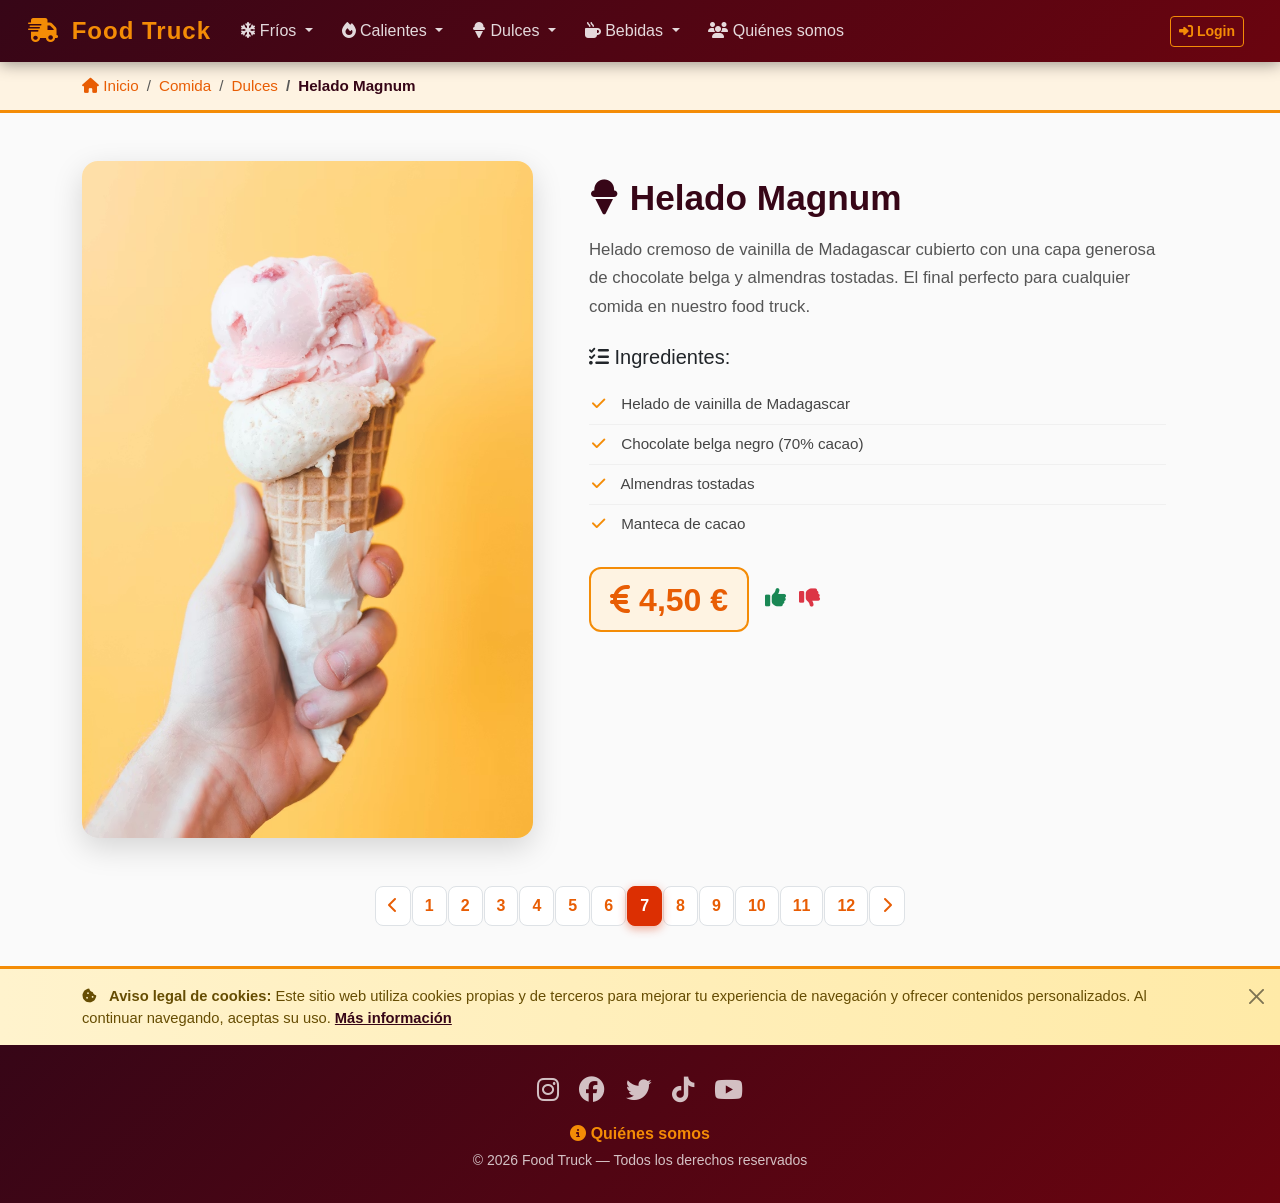
<file: dolc1.html>
<!DOCTYPE html>
<html lang="es">
<head>
    <meta charset="UTF-8">
    <meta name="viewport" content="width=device-width, initial-scale=1.0">
    <title>Helado Magnum — Food Truck</title>
    <link href="https://cdn.jsdelivr.net/npm/bootstrap@5.3.0/dist/css/bootstrap.min.css" rel="stylesheet">
    <link rel="stylesheet" href="https://cdnjs.cloudflare.com/ajax/libs/font-awesome/6.4.0/css/all.min.css">
    <link rel="stylesheet" href="styles.css">
</head>
<body>
    <nav class="navbar navbar-expand-lg navbar-dark fixed-top" aria-label="Navegación principal">
        <div class="container-fluid">
            <a class="navbar-brand" href="index.html" data-bs-toggle="tooltip" data-bs-title="Volver a la página principal">
                <i class="fa-solid fa-truck-fast"></i> Food Truck
            </a>
            <button class="navbar-toggler" type="button" data-bs-toggle="collapse" data-bs-target="#navbarNav" aria-controls="navbarNav" aria-expanded="false" aria-label="Abrir menú" title="Abrir o cerrar el menú de navegación">
                <span class="navbar-toggler-icon"></span>
            </button>
            <div class="collapse navbar-collapse" id="navbarNav">
                <ul class="navbar-nav me-auto mb-2 mb-lg-0">
                    <li class="nav-item dropdown">
                        <a class="nav-link dropdown-toggle" href="#" data-bs-toggle="dropdown" aria-expanded="false" title="Ver platos fríos" tabindex="0">
                            <i class="fa-solid fa-snowflake"></i> Fríos
                        </a>
                        <ul class="dropdown-menu">
                            <li><a class="dropdown-item" href="fred1.html" data-bs-toggle="tooltip" data-bs-title="Bocadillo con jamón ibérico de bellota"><i class="fa-solid fa-bread-slice"></i> Bocadillo de ibérico</a></li>
                            <li><a class="dropdown-item" href="fred2.html" data-bs-toggle="tooltip" data-bs-title="Bocadillo con quesos curados selectos"><i class="fa-solid fa-cheese"></i> Bocadillo de queso</a></li>
                            <li><a class="dropdown-item" href="fred3.html" data-bs-toggle="tooltip" data-bs-title="Ensalada fresca con productos mediterráneos"><i class="fa-solid fa-leaf"></i> Ensalada mediterránea</a></li>
                        </ul>
                    </li>
                    <li class="nav-item dropdown">
                        <a class="nav-link dropdown-toggle" href="#" data-bs-toggle="dropdown" aria-expanded="false" title="Ver platos calientes" tabindex="0">
                            <i class="fa-solid fa-fire"></i> Calientes
                        </a>
                        <ul class="dropdown-menu">
                            <li><a class="dropdown-item" href="calent1.html" data-bs-toggle="tooltip" data-bs-title="Hamburguesa de ternera premium"><i class="fa-solid fa-burger"></i> Burger clásica</a></li>
                            <li><a class="dropdown-item" href="calent2.html" data-bs-toggle="tooltip" data-bs-title="Frankfurt con salchicha artesana"><i class="fa-solid fa-hotdog"></i> Frankfurt gourmet</a></li>
                            <li><a class="dropdown-item" href="calent3.html" data-bs-toggle="tooltip" data-bs-title="Pizza de horno de leña portátil"><i class="fa-solid fa-pizza-slice"></i> Pizza artesana</a></li>
                        </ul>
                    </li>
                    <li class="nav-item dropdown">
                        <a class="nav-link dropdown-toggle" href="#" data-bs-toggle="dropdown" aria-expanded="false" title="Ver nuestros postres dulces" tabindex="0">
                            <i class="fa-solid fa-ice-cream"></i> Dulces
                        </a>
                        <ul class="dropdown-menu">
                            <li><a class="dropdown-item" href="dolc1.html" data-bs-toggle="tooltip" data-bs-title="Helado cubierto de chocolate belga"><i class="fa-solid fa-ice-cream"></i> Helado Magnum</a></li>
                            <li><a class="dropdown-item" href="dolc2.html" data-bs-toggle="tooltip" data-bs-title="Crêpe artesanal con chocolate fundido"><i class="fa-solid fa-stroopwafel"></i> Crêpe de chocolate</a></li>
                            <li><a class="dropdown-item" href="dolc3.html" data-bs-toggle="tooltip" data-bs-title="Tarta casera de queso con frutos"><i class="fa-solid fa-cake-candles"></i> Tarta de queso</a></li>
                        </ul>
                    </li>
                    <li class="nav-item dropdown">
                        <a class="nav-link dropdown-toggle" href="#" data-bs-toggle="dropdown" aria-expanded="false" title="Ver bebidas disponibles" tabindex="0">
                            <i class="fa-solid fa-mug-hot"></i> Bebidas
                        </a>
                        <ul class="dropdown-menu">
                            <li><a class="dropdown-item" href="beguda1.html" data-bs-toggle="tooltip" data-bs-title="Refresco Coca-Cola servido con hielo"><i class="fa-solid fa-glass-water"></i> Coca-Cola</a></li>
                            <li><a class="dropdown-item" href="beguda2.html" data-bs-toggle="tooltip" data-bs-title="Cerveza IPA artesana local"><i class="fa-solid fa-beer-mug-empty"></i> Cerveza artesana</a></li>
                            <li><a class="dropdown-item" href="beguda3.html" data-bs-toggle="tooltip" data-bs-title="Zumo de naranja exprimido al momento"><i class="fa-solid fa-lemon"></i> Zumo de naranja</a></li>
                        </ul>
                    </li>
                    <li class="nav-item">
                        <a class="nav-link" href="quisom.html" data-bs-toggle="tooltip" data-bs-title="Conoce nuestro equipo e historia">
                            <i class="fa-solid fa-users"></i> Quiénes somos
                        </a>
                    </li>
                </ul>
                <span class="navbar-text me-3" id="welcomeText"></span>
                <button class="btn btn-sm me-2" id="loginBtn" data-bs-toggle="tooltip" data-bs-title="Iniciar sesión de usuario">
                    <i class="fa-solid fa-right-to-bracket"></i> Login
                </button>
                <button class="btn btn-sm d-none" id="logoutBtn" data-bs-toggle="tooltip" data-bs-title="Cerrar la sesión actual">
                    <i class="fa-solid fa-right-from-bracket"></i> Logout
                </button>
            </div>
        </div>
    </nav>

    <div class="modal fade" id="loginModal" tabindex="-1" aria-labelledby="loginModalLabel" aria-hidden="true">
        <div class="modal-dialog modal-dialog-scrollable">
            <div class="modal-content">
                <div class="modal-header">
                    <h5 class="modal-title" id="loginModalLabel"><i class="fa-solid fa-user-lock"></i> Iniciar Sesión</h5>
                    <button type="button" class="btn-close" data-bs-dismiss="modal" aria-label="Cerrar" data-bs-toggle="tooltip" data-bs-title="Cerrar el formulario"></button>
                </div>
                <div class="modal-body">
                    <form id="loginForm">
                        <div class="mb-3">
                            <label for="username" class="form-label"><i class="fa-solid fa-user"></i> Nombre de usuario</label>
                            <input type="text" class="form-control" id="username" placeholder="Introduce tu nombre" required>
                        </div>
                        <div class="mb-3">
                            <label for="password" class="form-label"><i class="fa-solid fa-lock"></i> Contraseña</label>
                            <input type="password" class="form-control" id="password" placeholder="Introduce la contraseña" required>
                        </div>
                        <div class="d-grid gap-2">
                            <button type="submit" class="btn btn-primary" data-bs-toggle="tooltip" data-bs-title="Enviar las credenciales">
                                <i class="fa-solid fa-paper-plane"></i> Enviar
                            </button>
                            <button type="button" class="btn btn-secondary" data-bs-dismiss="modal" data-bs-toggle="tooltip" data-bs-title="Cerrar sin iniciar sesión">
                                <i class="fa-solid fa-xmark"></i> Cancelar
                            </button>
                        </div>
                    </form>
                </div>
            </div>
        </div>
    </div>

    <main>
        <div class="breadcrumb-section">
            <div class="container">
                <nav aria-label="breadcrumb">
                    <ol class="breadcrumb">
                        <li class="breadcrumb-item"><a href="index.html"><i class="fa-solid fa-house"></i> Inicio</a></li>
                        <li class="breadcrumb-item"><a href="index.html">Comida</a></li>
                        <li class="breadcrumb-item"><a href="index.html">Dulces</a></li>
                        <li class="breadcrumb-item active" aria-current="page">Helado Magnum</li>
                    </ol>
                </nav>
            </div>
        </div>
        <section class="container my-5 product-detail-section">
            <div class="row align-items-start">
                <div class="col-lg-5 col-md-6 text-center mb-4 mb-md-0">
                    <img src="img/helado-magnum-800.jpg" class="product-detail-img" alt="Helado Magnum">
                </div>
                <div class="col-lg-7 col-md-6">
                    <div class="product-detail-info">
                        <h2><i class="fa-solid fa-ice-cream"></i> Helado Magnum</h2>
                        <p class="lead">Helado cremoso de vainilla de Madagascar cubierto con una capa generosa de chocolate belga y almendras tostadas. El final perfecto para cualquier comida en nuestro food truck.</p>
                        <h5 class="mt-4 mb-3"><i class="fa-solid fa-list-check"></i> Ingredientes:</h5>
                        <ul class="ingredients-list">
                            <li><i class="fa-solid fa-check"></i> Helado de vainilla de Madagascar</li>
                            <li><i class="fa-solid fa-check"></i> Chocolate belga negro (70% cacao)</li>
                            <li><i class="fa-solid fa-check"></i> Almendras tostadas</li>
                            <li><i class="fa-solid fa-check"></i> Manteca de cacao</li>
                        </ul>
                        <div class="mt-4 d-flex align-items-center flex-wrap gap-3">
                            <span class="price-tag"><i class="fa-solid fa-euro-sign"></i> 4,50 €</span>
                            <span class="rating-icons">
                                <i class="fa-solid fa-thumbs-up text-success" data-bs-toggle="tooltip" data-bs-title="Me gusta este producto" title="Me gusta"></i>
                                <i class="fa-solid fa-thumbs-down text-danger ms-2" data-bs-toggle="tooltip" data-bs-title="No me gusta este producto" title="No me gusta"></i>
                            </span>
                        </div>
                    </div>
                </div>
            </div>
        </section>
        <nav aria-label="Navegación de productos" class="d-flex justify-content-center my-4">
            <ul class="pagination flex-wrap justify-content-center">
                <li class="page-item">
                    <a class="page-link" href="calent3.html" data-bs-toggle="tooltip" data-bs-title="Producto anterior" title="Producto anterior">
                        <i class="fa-solid fa-chevron-left"></i>
                    </a>
                </li>
                <li class="page-item"><a class="page-link" href="fred1.html" data-bs-toggle="tooltip" data-bs-title="Bocadillo de ibérico">1</a></li>
                <li class="page-item"><a class="page-link" href="fred2.html" data-bs-toggle="tooltip" data-bs-title="Bocadillo de queso">2</a></li>
                <li class="page-item"><a class="page-link" href="fred3.html" data-bs-toggle="tooltip" data-bs-title="Ensalada mediterránea">3</a></li>
                <li class="page-item"><a class="page-link" href="calent1.html" data-bs-toggle="tooltip" data-bs-title="Burger clásica">4</a></li>
                <li class="page-item"><a class="page-link" href="calent2.html" data-bs-toggle="tooltip" data-bs-title="Frankfurt gourmet">5</a></li>
                <li class="page-item"><a class="page-link" href="calent3.html" data-bs-toggle="tooltip" data-bs-title="Pizza artesana">6</a></li>
                <li class="page-item active" aria-current="page"><span class="page-link" data-bs-toggle="tooltip" data-bs-title="Helado Magnum">7</span></li>
                <li class="page-item"><a class="page-link" href="dolc2.html" data-bs-toggle="tooltip" data-bs-title="Crêpe de chocolate">8</a></li>
                <li class="page-item"><a class="page-link" href="dolc3.html" data-bs-toggle="tooltip" data-bs-title="Tarta de queso">9</a></li>
                <li class="page-item"><a class="page-link" href="beguda1.html" data-bs-toggle="tooltip" data-bs-title="Coca-Cola">10</a></li>
                <li class="page-item"><a class="page-link" href="beguda2.html" data-bs-toggle="tooltip" data-bs-title="Cerveza artesana">11</a></li>
                <li class="page-item"><a class="page-link" href="beguda3.html" data-bs-toggle="tooltip" data-bs-title="Zumo de naranja">12</a></li>
                <li class="page-item">
                    <a class="page-link" href="dolc2.html" data-bs-toggle="tooltip" data-bs-title="Producto siguiente" title="Producto siguiente">
                        <i class="fa-solid fa-chevron-right"></i>
                    </a>
                </li>
            </ul>
        </nav>
    </main>

    <div class="alert cookie-alert alert-warning alert-dismissible fade show" role="alert">
        <div class="container">
            <i class="fa-solid fa-cookie-bite me-2"></i>
            <strong>Aviso legal de cookies:</strong>
            Este sitio web utiliza cookies propias y de terceros para mejorar tu experiencia de navegación
            y ofrecer contenidos personalizados. Al continuar navegando, aceptas su uso.
            <a href="#" class="alert-link" data-bs-toggle="tooltip" data-bs-title="Leer la política de cookies completa">Más información</a>
            <button type="button" class="btn-close" data-bs-dismiss="alert" aria-label="Cerrar" data-bs-toggle="tooltip" data-bs-title="Cerrar el aviso de cookies"></button>
        </div>
    </div>
    <footer class="site-footer text-center">
        <div class="container">
            <div class="social-icons mb-3">
                <a href="#" title="Instagram" class="me-3" data-bs-toggle="tooltip" data-bs-title="Síguenos en Instagram"><i class="fab fa-instagram"></i></a>
                <a href="#" title="Facebook" class="me-3" data-bs-toggle="tooltip" data-bs-title="Síguenos en Facebook"><i class="fab fa-facebook"></i></a>
                <a href="#" title="Twitter" class="me-3" data-bs-toggle="tooltip" data-bs-title="Síguenos en Twitter / X"><i class="fab fa-twitter"></i></a>
                <a href="#" title="TikTok" class="me-3" data-bs-toggle="tooltip" data-bs-title="Síguenos en TikTok"><i class="fab fa-tiktok"></i></a>
                <a href="#" title="YouTube" data-bs-toggle="tooltip" data-bs-title="Suscríbete a nuestro canal de YouTube"><i class="fab fa-youtube"></i></a>
            </div>
            <p class="mb-1">
                <a href="quisom.html" class="footer-link" data-bs-toggle="tooltip" data-bs-title="Descubre quiénes somos y dónde encontrarnos">
                    <i class="fa-solid fa-circle-info"></i> Quiénes somos
                </a>
            </p>
            <p class="mb-0 small opacity-75">&copy; 2026 Food Truck — Todos los derechos reservados</p>
        </div>
    </footer>
    <script src="https://cdn.jsdelivr.net/npm/bootstrap@5.3.0/dist/js/bootstrap.bundle.min.js"></script>
    <script src="script.js"></script>
</body>
</html>
</file>
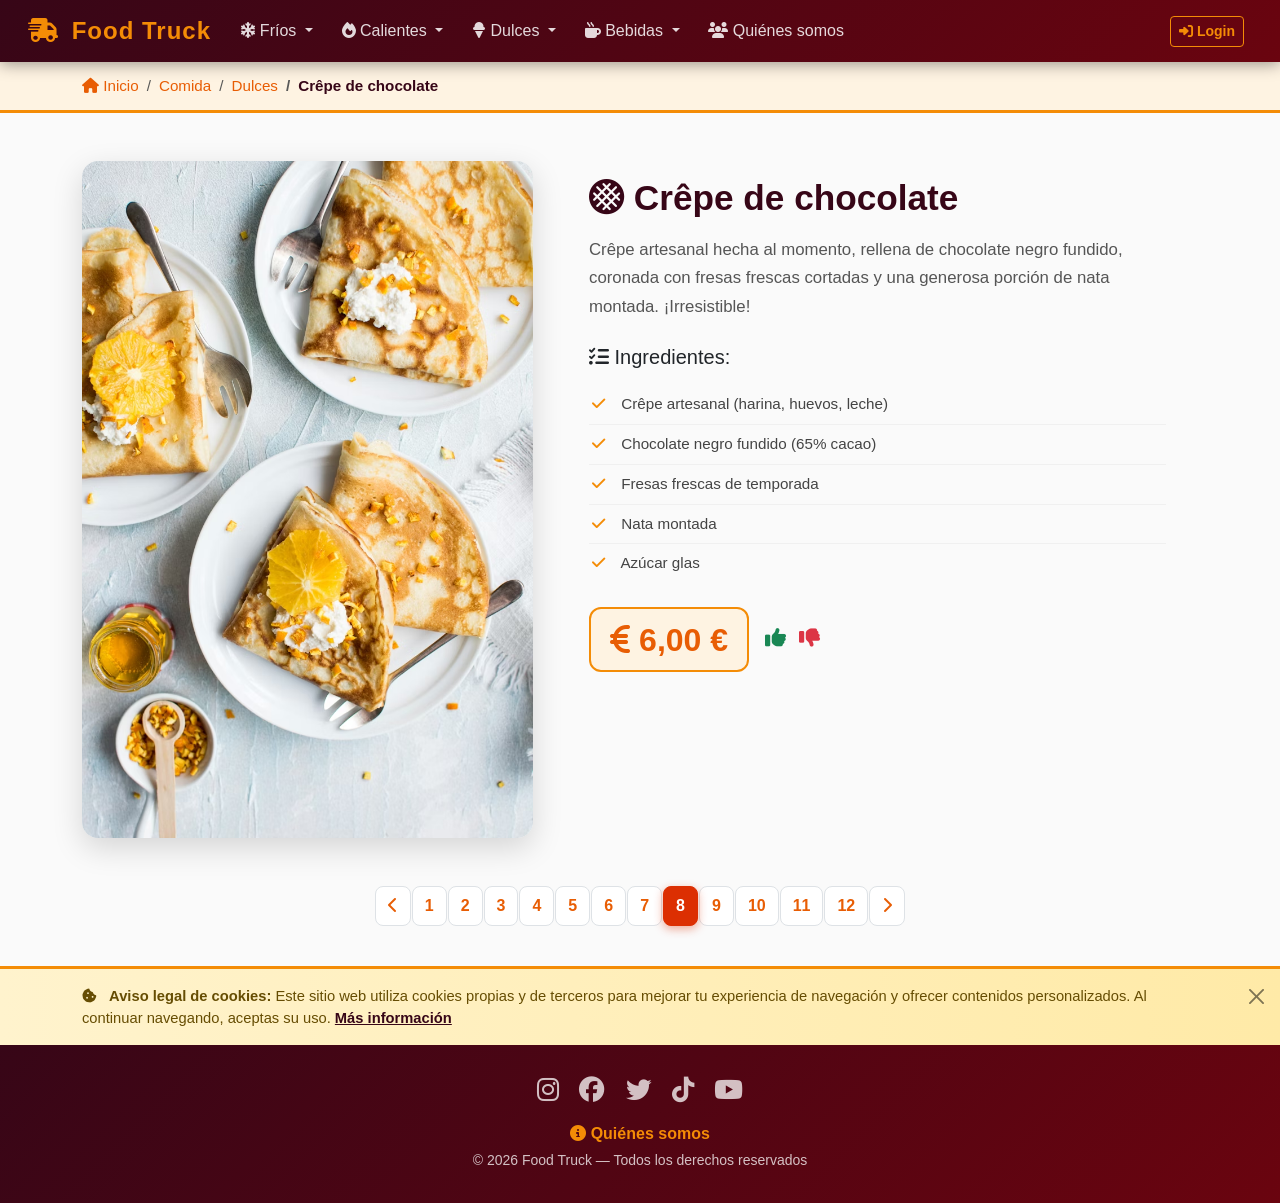
<file: dolc2.html>
<!DOCTYPE html>
<html lang="es">
<head>
    <meta charset="UTF-8">
    <meta name="viewport" content="width=device-width, initial-scale=1.0">
    <title>Crêpe de chocolate — Food Truck</title>
    <link href="https://cdn.jsdelivr.net/npm/bootstrap@5.3.0/dist/css/bootstrap.min.css" rel="stylesheet">
    <link rel="stylesheet" href="https://cdnjs.cloudflare.com/ajax/libs/font-awesome/6.4.0/css/all.min.css">
    <link rel="stylesheet" href="styles.css">
</head>
<body>
    <nav class="navbar navbar-expand-lg navbar-dark fixed-top" aria-label="Navegación principal">
        <div class="container-fluid">
            <a class="navbar-brand" href="index.html" data-bs-toggle="tooltip" data-bs-title="Volver a la página principal">
                <i class="fa-solid fa-truck-fast"></i> Food Truck
            </a>
            <button class="navbar-toggler" type="button" data-bs-toggle="collapse" data-bs-target="#navbarNav" aria-controls="navbarNav" aria-expanded="false" aria-label="Abrir menú" title="Abrir o cerrar el menú de navegación">
                <span class="navbar-toggler-icon"></span>
            </button>
            <div class="collapse navbar-collapse" id="navbarNav">
                <ul class="navbar-nav me-auto mb-2 mb-lg-0">
                    <li class="nav-item dropdown">
                        <a class="nav-link dropdown-toggle" href="#" data-bs-toggle="dropdown" aria-expanded="false" title="Ver platos fríos" tabindex="0">
                            <i class="fa-solid fa-snowflake"></i> Fríos
                        </a>
                        <ul class="dropdown-menu">
                            <li><a class="dropdown-item" href="fred1.html" data-bs-toggle="tooltip" data-bs-title="Bocadillo con jamón ibérico de bellota"><i class="fa-solid fa-bread-slice"></i> Bocadillo de ibérico</a></li>
                            <li><a class="dropdown-item" href="fred2.html" data-bs-toggle="tooltip" data-bs-title="Bocadillo con quesos curados selectos"><i class="fa-solid fa-cheese"></i> Bocadillo de queso</a></li>
                            <li><a class="dropdown-item" href="fred3.html" data-bs-toggle="tooltip" data-bs-title="Ensalada fresca con productos mediterráneos"><i class="fa-solid fa-leaf"></i> Ensalada mediterránea</a></li>
                        </ul>
                    </li>
                    <li class="nav-item dropdown">
                        <a class="nav-link dropdown-toggle" href="#" data-bs-toggle="dropdown" aria-expanded="false" title="Ver platos calientes" tabindex="0">
                            <i class="fa-solid fa-fire"></i> Calientes
                        </a>
                        <ul class="dropdown-menu">
                            <li><a class="dropdown-item" href="calent1.html" data-bs-toggle="tooltip" data-bs-title="Hamburguesa de ternera premium"><i class="fa-solid fa-burger"></i> Burger clásica</a></li>
                            <li><a class="dropdown-item" href="calent2.html" data-bs-toggle="tooltip" data-bs-title="Frankfurt con salchicha artesana"><i class="fa-solid fa-hotdog"></i> Frankfurt gourmet</a></li>
                            <li><a class="dropdown-item" href="calent3.html" data-bs-toggle="tooltip" data-bs-title="Pizza de horno de leña portátil"><i class="fa-solid fa-pizza-slice"></i> Pizza artesana</a></li>
                        </ul>
                    </li>
                    <li class="nav-item dropdown">
                        <a class="nav-link dropdown-toggle" href="#" data-bs-toggle="dropdown" aria-expanded="false" title="Ver nuestros postres dulces" tabindex="0">
                            <i class="fa-solid fa-ice-cream"></i> Dulces
                        </a>
                        <ul class="dropdown-menu">
                            <li><a class="dropdown-item" href="dolc1.html" data-bs-toggle="tooltip" data-bs-title="Helado cubierto de chocolate belga"><i class="fa-solid fa-ice-cream"></i> Helado Magnum</a></li>
                            <li><a class="dropdown-item" href="dolc2.html" data-bs-toggle="tooltip" data-bs-title="Crêpe artesanal con chocolate fundido"><i class="fa-solid fa-stroopwafel"></i> Crêpe de chocolate</a></li>
                            <li><a class="dropdown-item" href="dolc3.html" data-bs-toggle="tooltip" data-bs-title="Tarta casera de queso con frutos"><i class="fa-solid fa-cake-candles"></i> Tarta de queso</a></li>
                        </ul>
                    </li>
                    <li class="nav-item dropdown">
                        <a class="nav-link dropdown-toggle" href="#" data-bs-toggle="dropdown" aria-expanded="false" title="Ver bebidas disponibles" tabindex="0">
                            <i class="fa-solid fa-mug-hot"></i> Bebidas
                        </a>
                        <ul class="dropdown-menu">
                            <li><a class="dropdown-item" href="beguda1.html" data-bs-toggle="tooltip" data-bs-title="Refresco Coca-Cola servido con hielo"><i class="fa-solid fa-glass-water"></i> Coca-Cola</a></li>
                            <li><a class="dropdown-item" href="beguda2.html" data-bs-toggle="tooltip" data-bs-title="Cerveza IPA artesana local"><i class="fa-solid fa-beer-mug-empty"></i> Cerveza artesana</a></li>
                            <li><a class="dropdown-item" href="beguda3.html" data-bs-toggle="tooltip" data-bs-title="Zumo de naranja exprimido al momento"><i class="fa-solid fa-lemon"></i> Zumo de naranja</a></li>
                        </ul>
                    </li>
                    <li class="nav-item">
                        <a class="nav-link" href="quisom.html" data-bs-toggle="tooltip" data-bs-title="Conoce nuestro equipo e historia">
                            <i class="fa-solid fa-users"></i> Quiénes somos
                        </a>
                    </li>
                </ul>
                <span class="navbar-text me-3" id="welcomeText"></span>
                <button class="btn btn-sm me-2" id="loginBtn" data-bs-toggle="tooltip" data-bs-title="Iniciar sesión de usuario">
                    <i class="fa-solid fa-right-to-bracket"></i> Login
                </button>
                <button class="btn btn-sm d-none" id="logoutBtn" data-bs-toggle="tooltip" data-bs-title="Cerrar la sesión actual">
                    <i class="fa-solid fa-right-from-bracket"></i> Logout
                </button>
            </div>
        </div>
    </nav>

    <div class="modal fade" id="loginModal" tabindex="-1" aria-labelledby="loginModalLabel" aria-hidden="true">
        <div class="modal-dialog modal-dialog-scrollable">
            <div class="modal-content">
                <div class="modal-header">
                    <h5 class="modal-title" id="loginModalLabel"><i class="fa-solid fa-user-lock"></i> Iniciar Sesión</h5>
                    <button type="button" class="btn-close" data-bs-dismiss="modal" aria-label="Cerrar" data-bs-toggle="tooltip" data-bs-title="Cerrar el formulario"></button>
                </div>
                <div class="modal-body">
                    <form id="loginForm">
                        <div class="mb-3">
                            <label for="username" class="form-label"><i class="fa-solid fa-user"></i> Nombre de usuario</label>
                            <input type="text" class="form-control" id="username" placeholder="Introduce tu nombre" required>
                        </div>
                        <div class="mb-3">
                            <label for="password" class="form-label"><i class="fa-solid fa-lock"></i> Contraseña</label>
                            <input type="password" class="form-control" id="password" placeholder="Introduce la contraseña" required>
                        </div>
                        <div class="d-grid gap-2">
                            <button type="submit" class="btn btn-primary" data-bs-toggle="tooltip" data-bs-title="Enviar las credenciales">
                                <i class="fa-solid fa-paper-plane"></i> Enviar
                            </button>
                            <button type="button" class="btn btn-secondary" data-bs-dismiss="modal" data-bs-toggle="tooltip" data-bs-title="Cerrar sin iniciar sesión">
                                <i class="fa-solid fa-xmark"></i> Cancelar
                            </button>
                        </div>
                    </form>
                </div>
            </div>
        </div>
    </div>

    <main>
        <div class="breadcrumb-section">
            <div class="container">
                <nav aria-label="breadcrumb">
                    <ol class="breadcrumb">
                        <li class="breadcrumb-item"><a href="index.html"><i class="fa-solid fa-house"></i> Inicio</a></li>
                        <li class="breadcrumb-item"><a href="index.html">Comida</a></li>
                        <li class="breadcrumb-item"><a href="index.html">Dulces</a></li>
                        <li class="breadcrumb-item active" aria-current="page">Crêpe de chocolate</li>
                    </ol>
                </nav>
            </div>
        </div>
        <section class="container my-5 product-detail-section">
            <div class="row align-items-start">
                <div class="col-lg-5 col-md-6 text-center mb-4 mb-md-0">
                    <img src="img/crepe-chocolate-800.jpg" class="product-detail-img" alt="Crêpe de chocolate">
                </div>
                <div class="col-lg-7 col-md-6">
                    <div class="product-detail-info">
                        <h2><i class="fa-solid fa-stroopwafel"></i> Crêpe de chocolate</h2>
                        <p class="lead">Crêpe artesanal hecha al momento, rellena de chocolate negro fundido, coronada con fresas frescas cortadas y una generosa porción de nata montada. ¡Irresistible!</p>
                        <h5 class="mt-4 mb-3"><i class="fa-solid fa-list-check"></i> Ingredientes:</h5>
                        <ul class="ingredients-list">
                            <li><i class="fa-solid fa-check"></i> Crêpe artesanal (harina, huevos, leche)</li>
                            <li><i class="fa-solid fa-check"></i> Chocolate negro fundido (65% cacao)</li>
                            <li><i class="fa-solid fa-check"></i> Fresas frescas de temporada</li>
                            <li><i class="fa-solid fa-check"></i> Nata montada</li>
                            <li><i class="fa-solid fa-check"></i> Azúcar glas</li>
                        </ul>
                        <div class="mt-4 d-flex align-items-center flex-wrap gap-3">
                            <span class="price-tag"><i class="fa-solid fa-euro-sign"></i> 6,00 €</span>
                            <span class="rating-icons">
                                <i class="fa-solid fa-thumbs-up text-success" data-bs-toggle="tooltip" data-bs-title="Me gusta este producto" title="Me gusta"></i>
                                <i class="fa-solid fa-thumbs-down text-danger ms-2" data-bs-toggle="tooltip" data-bs-title="No me gusta este producto" title="No me gusta"></i>
                            </span>
                        </div>
                    </div>
                </div>
            </div>
        </section>
        <nav aria-label="Navegación de productos" class="d-flex justify-content-center my-4">
            <ul class="pagination flex-wrap justify-content-center">
                <li class="page-item">
                    <a class="page-link" href="dolc1.html" data-bs-toggle="tooltip" data-bs-title="Producto anterior" title="Producto anterior">
                        <i class="fa-solid fa-chevron-left"></i>
                    </a>
                </li>
                <li class="page-item"><a class="page-link" href="fred1.html" data-bs-toggle="tooltip" data-bs-title="Bocadillo de ibérico">1</a></li>
                <li class="page-item"><a class="page-link" href="fred2.html" data-bs-toggle="tooltip" data-bs-title="Bocadillo de queso">2</a></li>
                <li class="page-item"><a class="page-link" href="fred3.html" data-bs-toggle="tooltip" data-bs-title="Ensalada mediterránea">3</a></li>
                <li class="page-item"><a class="page-link" href="calent1.html" data-bs-toggle="tooltip" data-bs-title="Burger clásica">4</a></li>
                <li class="page-item"><a class="page-link" href="calent2.html" data-bs-toggle="tooltip" data-bs-title="Frankfurt gourmet">5</a></li>
                <li class="page-item"><a class="page-link" href="calent3.html" data-bs-toggle="tooltip" data-bs-title="Pizza artesana">6</a></li>
                <li class="page-item"><a class="page-link" href="dolc1.html" data-bs-toggle="tooltip" data-bs-title="Helado Magnum">7</a></li>
                <li class="page-item active" aria-current="page"><span class="page-link" data-bs-toggle="tooltip" data-bs-title="Crêpe de chocolate">8</span></li>
                <li class="page-item"><a class="page-link" href="dolc3.html" data-bs-toggle="tooltip" data-bs-title="Tarta de queso">9</a></li>
                <li class="page-item"><a class="page-link" href="beguda1.html" data-bs-toggle="tooltip" data-bs-title="Coca-Cola">10</a></li>
                <li class="page-item"><a class="page-link" href="beguda2.html" data-bs-toggle="tooltip" data-bs-title="Cerveza artesana">11</a></li>
                <li class="page-item"><a class="page-link" href="beguda3.html" data-bs-toggle="tooltip" data-bs-title="Zumo de naranja">12</a></li>
                <li class="page-item">
                    <a class="page-link" href="dolc3.html" data-bs-toggle="tooltip" data-bs-title="Producto siguiente" title="Producto siguiente">
                        <i class="fa-solid fa-chevron-right"></i>
                    </a>
                </li>
            </ul>
        </nav>
    </main>

    <div class="alert cookie-alert alert-warning alert-dismissible fade show" role="alert">
        <div class="container">
            <i class="fa-solid fa-cookie-bite me-2"></i>
            <strong>Aviso legal de cookies:</strong>
            Este sitio web utiliza cookies propias y de terceros para mejorar tu experiencia de navegación
            y ofrecer contenidos personalizados. Al continuar navegando, aceptas su uso.
            <a href="#" class="alert-link" data-bs-toggle="tooltip" data-bs-title="Leer la política de cookies completa">Más información</a>
            <button type="button" class="btn-close" data-bs-dismiss="alert" aria-label="Cerrar" data-bs-toggle="tooltip" data-bs-title="Cerrar el aviso de cookies"></button>
        </div>
    </div>
    <footer class="site-footer text-center">
        <div class="container">
            <div class="social-icons mb-3">
                <a href="#" title="Instagram" class="me-3" data-bs-toggle="tooltip" data-bs-title="Síguenos en Instagram"><i class="fab fa-instagram"></i></a>
                <a href="#" title="Facebook" class="me-3" data-bs-toggle="tooltip" data-bs-title="Síguenos en Facebook"><i class="fab fa-facebook"></i></a>
                <a href="#" title="Twitter" class="me-3" data-bs-toggle="tooltip" data-bs-title="Síguenos en Twitter / X"><i class="fab fa-twitter"></i></a>
                <a href="#" title="TikTok" class="me-3" data-bs-toggle="tooltip" data-bs-title="Síguenos en TikTok"><i class="fab fa-tiktok"></i></a>
                <a href="#" title="YouTube" data-bs-toggle="tooltip" data-bs-title="Suscríbete a nuestro canal de YouTube"><i class="fab fa-youtube"></i></a>
            </div>
            <p class="mb-1">
                <a href="quisom.html" class="footer-link" data-bs-toggle="tooltip" data-bs-title="Descubre quiénes somos y dónde encontrarnos">
                    <i class="fa-solid fa-circle-info"></i> Quiénes somos
                </a>
            </p>
            <p class="mb-0 small opacity-75">&copy; 2026 Food Truck — Todos los derechos reservados</p>
        </div>
    </footer>
    <script src="https://cdn.jsdelivr.net/npm/bootstrap@5.3.0/dist/js/bootstrap.bundle.min.js"></script>
    <script src="script.js"></script>
</body>
</html>
</file>
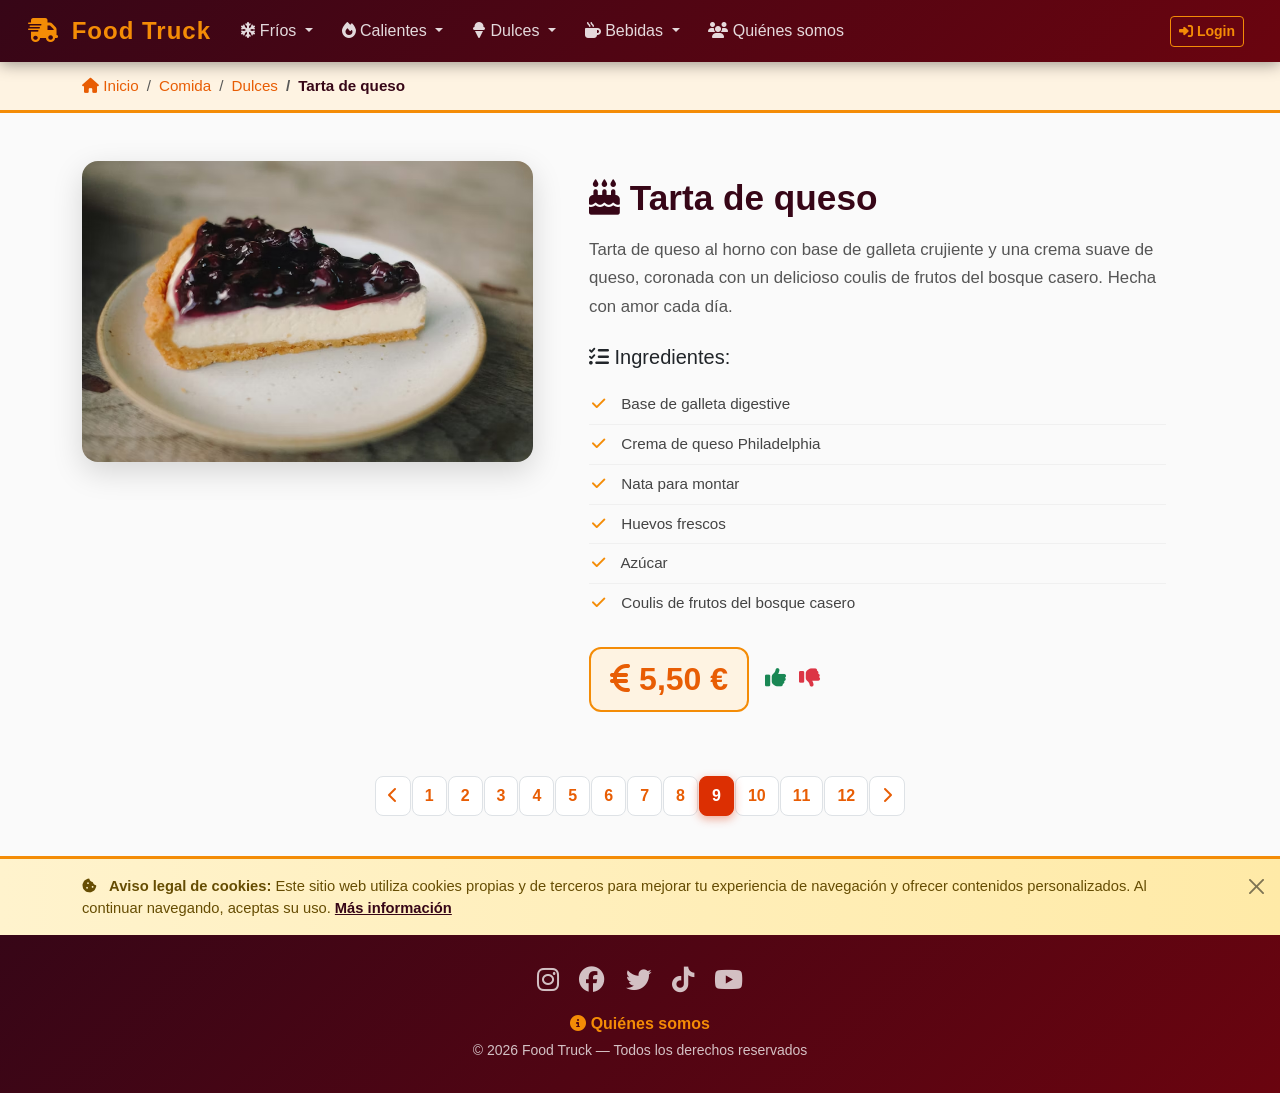
<file: dolc3.html>
<!DOCTYPE html>
<html lang="es">
<head>
    <meta charset="UTF-8">
    <meta name="viewport" content="width=device-width, initial-scale=1.0">
    <title>Tarta de queso — Food Truck</title>
    <link href="https://cdn.jsdelivr.net/npm/bootstrap@5.3.0/dist/css/bootstrap.min.css" rel="stylesheet">
    <link rel="stylesheet" href="https://cdnjs.cloudflare.com/ajax/libs/font-awesome/6.4.0/css/all.min.css">
    <link rel="stylesheet" href="styles.css">
</head>
<body>
    <nav class="navbar navbar-expand-lg navbar-dark fixed-top" aria-label="Navegación principal">
        <div class="container-fluid">
            <a class="navbar-brand" href="index.html" data-bs-toggle="tooltip" data-bs-title="Volver a la página principal">
                <i class="fa-solid fa-truck-fast"></i> Food Truck
            </a>
            <button class="navbar-toggler" type="button" data-bs-toggle="collapse" data-bs-target="#navbarNav" aria-controls="navbarNav" aria-expanded="false" aria-label="Abrir menú" title="Abrir o cerrar el menú de navegación">
                <span class="navbar-toggler-icon"></span>
            </button>
            <div class="collapse navbar-collapse" id="navbarNav">
                <ul class="navbar-nav me-auto mb-2 mb-lg-0">
                    <li class="nav-item dropdown">
                        <a class="nav-link dropdown-toggle" href="#" data-bs-toggle="dropdown" aria-expanded="false" title="Ver platos fríos" tabindex="0">
                            <i class="fa-solid fa-snowflake"></i> Fríos
                        </a>
                        <ul class="dropdown-menu">
                            <li><a class="dropdown-item" href="fred1.html" data-bs-toggle="tooltip" data-bs-title="Bocadillo con jamón ibérico de bellota"><i class="fa-solid fa-bread-slice"></i> Bocadillo de ibérico</a></li>
                            <li><a class="dropdown-item" href="fred2.html" data-bs-toggle="tooltip" data-bs-title="Bocadillo con quesos curados selectos"><i class="fa-solid fa-cheese"></i> Bocadillo de queso</a></li>
                            <li><a class="dropdown-item" href="fred3.html" data-bs-toggle="tooltip" data-bs-title="Ensalada fresca con productos mediterráneos"><i class="fa-solid fa-leaf"></i> Ensalada mediterránea</a></li>
                        </ul>
                    </li>
                    <li class="nav-item dropdown">
                        <a class="nav-link dropdown-toggle" href="#" data-bs-toggle="dropdown" aria-expanded="false" title="Ver platos calientes" tabindex="0">
                            <i class="fa-solid fa-fire"></i> Calientes
                        </a>
                        <ul class="dropdown-menu">
                            <li><a class="dropdown-item" href="calent1.html" data-bs-toggle="tooltip" data-bs-title="Hamburguesa de ternera premium"><i class="fa-solid fa-burger"></i> Burger clásica</a></li>
                            <li><a class="dropdown-item" href="calent2.html" data-bs-toggle="tooltip" data-bs-title="Frankfurt con salchicha artesana"><i class="fa-solid fa-hotdog"></i> Frankfurt gourmet</a></li>
                            <li><a class="dropdown-item" href="calent3.html" data-bs-toggle="tooltip" data-bs-title="Pizza de horno de leña portátil"><i class="fa-solid fa-pizza-slice"></i> Pizza artesana</a></li>
                        </ul>
                    </li>
                    <li class="nav-item dropdown">
                        <a class="nav-link dropdown-toggle" href="#" data-bs-toggle="dropdown" aria-expanded="false" title="Ver nuestros postres dulces" tabindex="0">
                            <i class="fa-solid fa-ice-cream"></i> Dulces
                        </a>
                        <ul class="dropdown-menu">
                            <li><a class="dropdown-item" href="dolc1.html" data-bs-toggle="tooltip" data-bs-title="Helado cubierto de chocolate belga"><i class="fa-solid fa-ice-cream"></i> Helado Magnum</a></li>
                            <li><a class="dropdown-item" href="dolc2.html" data-bs-toggle="tooltip" data-bs-title="Crêpe artesanal con chocolate fundido"><i class="fa-solid fa-stroopwafel"></i> Crêpe de chocolate</a></li>
                            <li><a class="dropdown-item" href="dolc3.html" data-bs-toggle="tooltip" data-bs-title="Tarta casera de queso con frutos"><i class="fa-solid fa-cake-candles"></i> Tarta de queso</a></li>
                        </ul>
                    </li>
                    <li class="nav-item dropdown">
                        <a class="nav-link dropdown-toggle" href="#" data-bs-toggle="dropdown" aria-expanded="false" title="Ver bebidas disponibles" tabindex="0">
                            <i class="fa-solid fa-mug-hot"></i> Bebidas
                        </a>
                        <ul class="dropdown-menu">
                            <li><a class="dropdown-item" href="beguda1.html" data-bs-toggle="tooltip" data-bs-title="Refresco Coca-Cola servido con hielo"><i class="fa-solid fa-glass-water"></i> Coca-Cola</a></li>
                            <li><a class="dropdown-item" href="beguda2.html" data-bs-toggle="tooltip" data-bs-title="Cerveza IPA artesana local"><i class="fa-solid fa-beer-mug-empty"></i> Cerveza artesana</a></li>
                            <li><a class="dropdown-item" href="beguda3.html" data-bs-toggle="tooltip" data-bs-title="Zumo de naranja exprimido al momento"><i class="fa-solid fa-lemon"></i> Zumo de naranja</a></li>
                        </ul>
                    </li>
                    <li class="nav-item">
                        <a class="nav-link" href="quisom.html" data-bs-toggle="tooltip" data-bs-title="Conoce nuestro equipo e historia">
                            <i class="fa-solid fa-users"></i> Quiénes somos
                        </a>
                    </li>
                </ul>
                <span class="navbar-text me-3" id="welcomeText"></span>
                <button class="btn btn-sm me-2" id="loginBtn" data-bs-toggle="tooltip" data-bs-title="Iniciar sesión de usuario">
                    <i class="fa-solid fa-right-to-bracket"></i> Login
                </button>
                <button class="btn btn-sm d-none" id="logoutBtn" data-bs-toggle="tooltip" data-bs-title="Cerrar la sesión actual">
                    <i class="fa-solid fa-right-from-bracket"></i> Logout
                </button>
            </div>
        </div>
    </nav>

    <div class="modal fade" id="loginModal" tabindex="-1" aria-labelledby="loginModalLabel" aria-hidden="true">
        <div class="modal-dialog modal-dialog-scrollable">
            <div class="modal-content">
                <div class="modal-header">
                    <h5 class="modal-title" id="loginModalLabel"><i class="fa-solid fa-user-lock"></i> Iniciar Sesión</h5>
                    <button type="button" class="btn-close" data-bs-dismiss="modal" aria-label="Cerrar" data-bs-toggle="tooltip" data-bs-title="Cerrar el formulario"></button>
                </div>
                <div class="modal-body">
                    <form id="loginForm">
                        <div class="mb-3">
                            <label for="username" class="form-label"><i class="fa-solid fa-user"></i> Nombre de usuario</label>
                            <input type="text" class="form-control" id="username" placeholder="Introduce tu nombre" required>
                        </div>
                        <div class="mb-3">
                            <label for="password" class="form-label"><i class="fa-solid fa-lock"></i> Contraseña</label>
                            <input type="password" class="form-control" id="password" placeholder="Introduce la contraseña" required>
                        </div>
                        <div class="d-grid gap-2">
                            <button type="submit" class="btn btn-primary" data-bs-toggle="tooltip" data-bs-title="Enviar las credenciales">
                                <i class="fa-solid fa-paper-plane"></i> Enviar
                            </button>
                            <button type="button" class="btn btn-secondary" data-bs-dismiss="modal" data-bs-toggle="tooltip" data-bs-title="Cerrar sin iniciar sesión">
                                <i class="fa-solid fa-xmark"></i> Cancelar
                            </button>
                        </div>
                    </form>
                </div>
            </div>
        </div>
    </div>

    <main>
        <div class="breadcrumb-section">
            <div class="container">
                <nav aria-label="breadcrumb">
                    <ol class="breadcrumb">
                        <li class="breadcrumb-item"><a href="index.html"><i class="fa-solid fa-house"></i> Inicio</a></li>
                        <li class="breadcrumb-item"><a href="index.html">Comida</a></li>
                        <li class="breadcrumb-item"><a href="index.html">Dulces</a></li>
                        <li class="breadcrumb-item active" aria-current="page">Tarta de queso</li>
                    </ol>
                </nav>
            </div>
        </div>
        <section class="container my-5 product-detail-section">
            <div class="row align-items-start">
                <div class="col-lg-5 col-md-6 text-center mb-4 mb-md-0">
                    <img src="img/tarta-queso-800.jpg" class="product-detail-img" alt="Tarta de queso">
                </div>
                <div class="col-lg-7 col-md-6">
                    <div class="product-detail-info">
                        <h2><i class="fa-solid fa-cake-candles"></i> Tarta de queso</h2>
                        <p class="lead">Tarta de queso al horno con base de galleta crujiente y una crema suave de queso, coronada con un delicioso coulis de frutos del bosque casero. Hecha con amor cada día.</p>
                        <h5 class="mt-4 mb-3"><i class="fa-solid fa-list-check"></i> Ingredientes:</h5>
                        <ul class="ingredients-list">
                            <li><i class="fa-solid fa-check"></i> Base de galleta digestive</li>
                            <li><i class="fa-solid fa-check"></i> Crema de queso Philadelphia</li>
                            <li><i class="fa-solid fa-check"></i> Nata para montar</li>
                            <li><i class="fa-solid fa-check"></i> Huevos frescos</li>
                            <li><i class="fa-solid fa-check"></i> Azúcar</li>
                            <li><i class="fa-solid fa-check"></i> Coulis de frutos del bosque casero</li>
                        </ul>
                        <div class="mt-4 d-flex align-items-center flex-wrap gap-3">
                            <span class="price-tag"><i class="fa-solid fa-euro-sign"></i> 5,50 €</span>
                            <span class="rating-icons">
                                <i class="fa-solid fa-thumbs-up text-success" data-bs-toggle="tooltip" data-bs-title="Me gusta este producto" title="Me gusta"></i>
                                <i class="fa-solid fa-thumbs-down text-danger ms-2" data-bs-toggle="tooltip" data-bs-title="No me gusta este producto" title="No me gusta"></i>
                            </span>
                        </div>
                    </div>
                </div>
            </div>
        </section>
        <nav aria-label="Navegación de productos" class="d-flex justify-content-center my-4">
            <ul class="pagination flex-wrap justify-content-center">
                <li class="page-item">
                    <a class="page-link" href="dolc2.html" data-bs-toggle="tooltip" data-bs-title="Producto anterior" title="Producto anterior">
                        <i class="fa-solid fa-chevron-left"></i>
                    </a>
                </li>
                <li class="page-item"><a class="page-link" href="fred1.html" data-bs-toggle="tooltip" data-bs-title="Bocadillo de ibérico">1</a></li>
                <li class="page-item"><a class="page-link" href="fred2.html" data-bs-toggle="tooltip" data-bs-title="Bocadillo de queso">2</a></li>
                <li class="page-item"><a class="page-link" href="fred3.html" data-bs-toggle="tooltip" data-bs-title="Ensalada mediterránea">3</a></li>
                <li class="page-item"><a class="page-link" href="calent1.html" data-bs-toggle="tooltip" data-bs-title="Burger clásica">4</a></li>
                <li class="page-item"><a class="page-link" href="calent2.html" data-bs-toggle="tooltip" data-bs-title="Frankfurt gourmet">5</a></li>
                <li class="page-item"><a class="page-link" href="calent3.html" data-bs-toggle="tooltip" data-bs-title="Pizza artesana">6</a></li>
                <li class="page-item"><a class="page-link" href="dolc1.html" data-bs-toggle="tooltip" data-bs-title="Helado Magnum">7</a></li>
                <li class="page-item"><a class="page-link" href="dolc2.html" data-bs-toggle="tooltip" data-bs-title="Crêpe de chocolate">8</a></li>
                <li class="page-item active" aria-current="page"><span class="page-link" data-bs-toggle="tooltip" data-bs-title="Tarta de queso">9</span></li>
                <li class="page-item"><a class="page-link" href="beguda1.html" data-bs-toggle="tooltip" data-bs-title="Coca-Cola">10</a></li>
                <li class="page-item"><a class="page-link" href="beguda2.html" data-bs-toggle="tooltip" data-bs-title="Cerveza artesana">11</a></li>
                <li class="page-item"><a class="page-link" href="beguda3.html" data-bs-toggle="tooltip" data-bs-title="Zumo de naranja">12</a></li>
                <li class="page-item">
                    <a class="page-link" href="beguda1.html" data-bs-toggle="tooltip" data-bs-title="Producto siguiente" title="Producto siguiente">
                        <i class="fa-solid fa-chevron-right"></i>
                    </a>
                </li>
            </ul>
        </nav>
    </main>

    <div class="alert cookie-alert alert-warning alert-dismissible fade show" role="alert">
        <div class="container">
            <i class="fa-solid fa-cookie-bite me-2"></i>
            <strong>Aviso legal de cookies:</strong>
            Este sitio web utiliza cookies propias y de terceros para mejorar tu experiencia de navegación
            y ofrecer contenidos personalizados. Al continuar navegando, aceptas su uso.
            <a href="#" class="alert-link" data-bs-toggle="tooltip" data-bs-title="Leer la política de cookies completa">Más información</a>
            <button type="button" class="btn-close" data-bs-dismiss="alert" aria-label="Cerrar" data-bs-toggle="tooltip" data-bs-title="Cerrar el aviso de cookies"></button>
        </div>
    </div>
    <footer class="site-footer text-center">
        <div class="container">
            <div class="social-icons mb-3">
                <a href="#" title="Instagram" class="me-3" data-bs-toggle="tooltip" data-bs-title="Síguenos en Instagram"><i class="fab fa-instagram"></i></a>
                <a href="#" title="Facebook" class="me-3" data-bs-toggle="tooltip" data-bs-title="Síguenos en Facebook"><i class="fab fa-facebook"></i></a>
                <a href="#" title="Twitter" class="me-3" data-bs-toggle="tooltip" data-bs-title="Síguenos en Twitter / X"><i class="fab fa-twitter"></i></a>
                <a href="#" title="TikTok" class="me-3" data-bs-toggle="tooltip" data-bs-title="Síguenos en TikTok"><i class="fab fa-tiktok"></i></a>
                <a href="#" title="YouTube" data-bs-toggle="tooltip" data-bs-title="Suscríbete a nuestro canal de YouTube"><i class="fab fa-youtube"></i></a>
            </div>
            <p class="mb-1">
                <a href="quisom.html" class="footer-link" data-bs-toggle="tooltip" data-bs-title="Descubre quiénes somos y dónde encontrarnos">
                    <i class="fa-solid fa-circle-info"></i> Quiénes somos
                </a>
            </p>
            <p class="mb-0 small opacity-75">&copy; 2026 Food Truck — Todos los derechos reservados</p>
        </div>
    </footer>
    <script src="https://cdn.jsdelivr.net/npm/bootstrap@5.3.0/dist/js/bootstrap.bundle.min.js"></script>
    <script src="script.js"></script>
</body>
</html>
</file>
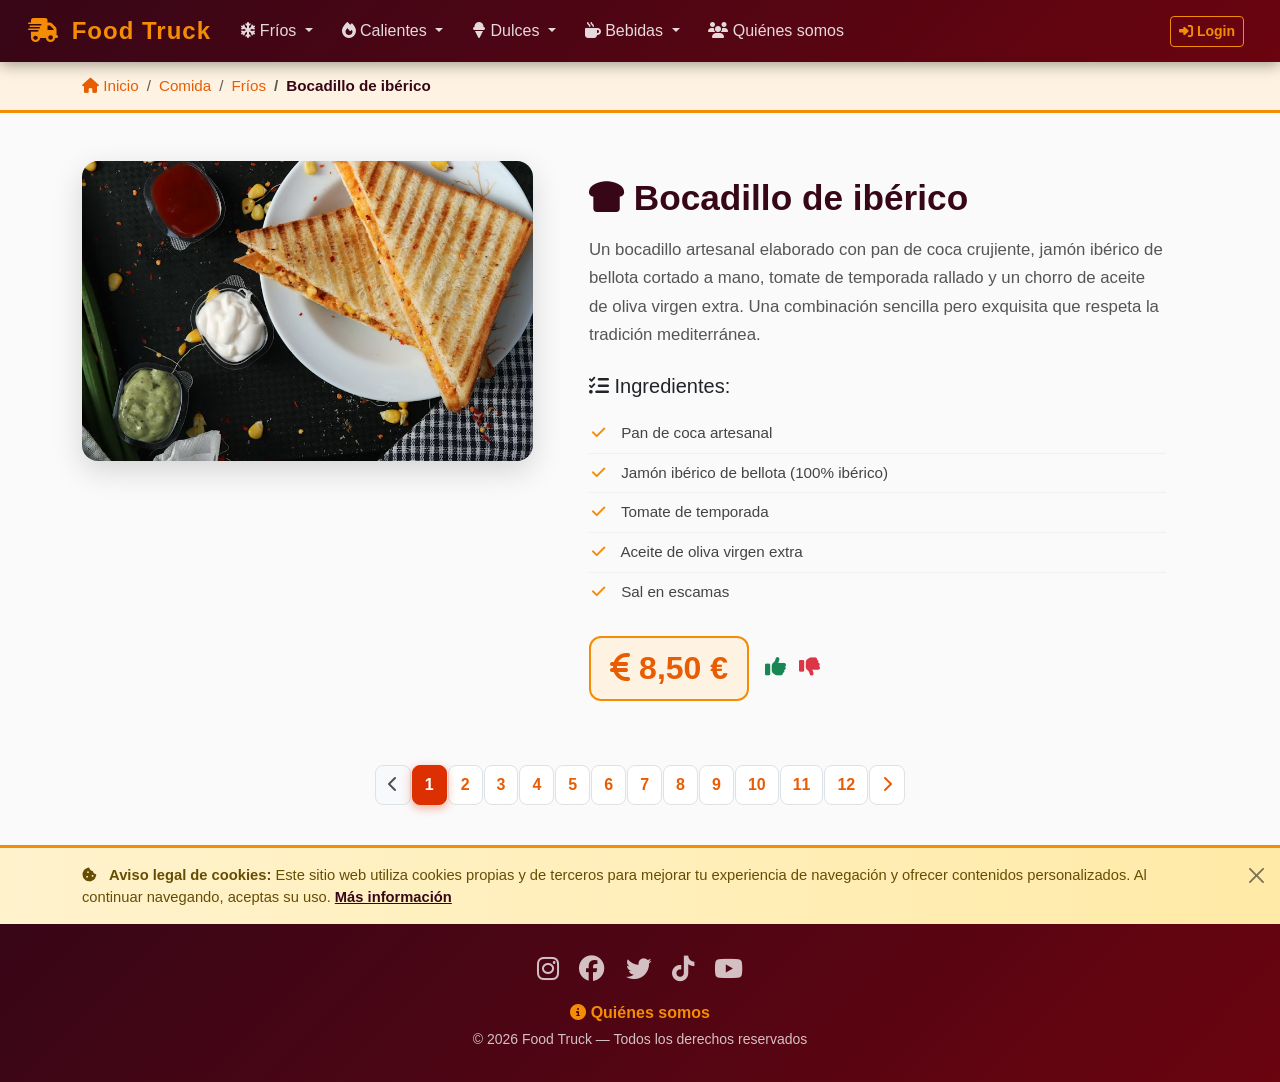
<file: fred1.html>
<!DOCTYPE html>
<html lang="es">
<head>
    <meta charset="UTF-8">
    <meta name="viewport" content="width=device-width, initial-scale=1.0">
    <title>Bocadillo de ibérico — Food Truck</title>
    <link href="https://cdn.jsdelivr.net/npm/bootstrap@5.3.0/dist/css/bootstrap.min.css" rel="stylesheet">
    <link rel="stylesheet" href="https://cdnjs.cloudflare.com/ajax/libs/font-awesome/6.4.0/css/all.min.css">
    <link rel="stylesheet" href="styles.css">
</head>
<body>
    <nav class="navbar navbar-expand-lg navbar-dark fixed-top" aria-label="Navegación principal">
        <div class="container-fluid">
            <a class="navbar-brand" href="index.html" data-bs-toggle="tooltip" data-bs-title="Volver a la página principal">
                <i class="fa-solid fa-truck-fast"></i> Food Truck
            </a>
            <button class="navbar-toggler" type="button" data-bs-toggle="collapse" data-bs-target="#navbarNav" aria-controls="navbarNav" aria-expanded="false" aria-label="Abrir menú" title="Abrir o cerrar el menú de navegación">
                <span class="navbar-toggler-icon"></span>
            </button>
            <div class="collapse navbar-collapse" id="navbarNav">
                <ul class="navbar-nav me-auto mb-2 mb-lg-0">
                    <li class="nav-item dropdown">
                        <a class="nav-link dropdown-toggle" href="#" data-bs-toggle="dropdown" aria-expanded="false" title="Ver platos fríos" tabindex="0">
                            <i class="fa-solid fa-snowflake"></i> Fríos
                        </a>
                        <ul class="dropdown-menu">
                            <li><a class="dropdown-item" href="fred1.html" data-bs-toggle="tooltip" data-bs-title="Bocadillo con jamón ibérico de bellota"><i class="fa-solid fa-bread-slice"></i> Bocadillo de ibérico</a></li>
                            <li><a class="dropdown-item" href="fred2.html" data-bs-toggle="tooltip" data-bs-title="Bocadillo con quesos curados selectos"><i class="fa-solid fa-cheese"></i> Bocadillo de queso</a></li>
                            <li><a class="dropdown-item" href="fred3.html" data-bs-toggle="tooltip" data-bs-title="Ensalada fresca con productos mediterráneos"><i class="fa-solid fa-leaf"></i> Ensalada mediterránea</a></li>
                        </ul>
                    </li>
                    <li class="nav-item dropdown">
                        <a class="nav-link dropdown-toggle" href="#" data-bs-toggle="dropdown" aria-expanded="false" title="Ver platos calientes" tabindex="0">
                            <i class="fa-solid fa-fire"></i> Calientes
                        </a>
                        <ul class="dropdown-menu">
                            <li><a class="dropdown-item" href="calent1.html" data-bs-toggle="tooltip" data-bs-title="Hamburguesa de ternera premium"><i class="fa-solid fa-burger"></i> Burger clásica</a></li>
                            <li><a class="dropdown-item" href="calent2.html" data-bs-toggle="tooltip" data-bs-title="Frankfurt con salchicha artesana"><i class="fa-solid fa-hotdog"></i> Frankfurt gourmet</a></li>
                            <li><a class="dropdown-item" href="calent3.html" data-bs-toggle="tooltip" data-bs-title="Pizza de horno de leña portátil"><i class="fa-solid fa-pizza-slice"></i> Pizza artesana</a></li>
                        </ul>
                    </li>
                    <li class="nav-item dropdown">
                        <a class="nav-link dropdown-toggle" href="#" data-bs-toggle="dropdown" aria-expanded="false" title="Ver nuestros postres dulces" tabindex="0">
                            <i class="fa-solid fa-ice-cream"></i> Dulces
                        </a>
                        <ul class="dropdown-menu">
                            <li><a class="dropdown-item" href="dolc1.html" data-bs-toggle="tooltip" data-bs-title="Helado cubierto de chocolate belga"><i class="fa-solid fa-ice-cream"></i> Helado Magnum</a></li>
                            <li><a class="dropdown-item" href="dolc2.html" data-bs-toggle="tooltip" data-bs-title="Crêpe artesanal con chocolate fundido"><i class="fa-solid fa-stroopwafel"></i> Crêpe de chocolate</a></li>
                            <li><a class="dropdown-item" href="dolc3.html" data-bs-toggle="tooltip" data-bs-title="Tarta casera de queso con frutos"><i class="fa-solid fa-cake-candles"></i> Tarta de queso</a></li>
                        </ul>
                    </li>
                    <li class="nav-item dropdown">
                        <a class="nav-link dropdown-toggle" href="#" data-bs-toggle="dropdown" aria-expanded="false" title="Ver bebidas disponibles" tabindex="0">
                            <i class="fa-solid fa-mug-hot"></i> Bebidas
                        </a>
                        <ul class="dropdown-menu">
                            <li><a class="dropdown-item" href="beguda1.html" data-bs-toggle="tooltip" data-bs-title="Refresco Coca-Cola servido con hielo"><i class="fa-solid fa-glass-water"></i> Coca-Cola</a></li>
                            <li><a class="dropdown-item" href="beguda2.html" data-bs-toggle="tooltip" data-bs-title="Cerveza IPA artesana local"><i class="fa-solid fa-beer-mug-empty"></i> Cerveza artesana</a></li>
                            <li><a class="dropdown-item" href="beguda3.html" data-bs-toggle="tooltip" data-bs-title="Zumo de naranja exprimido al momento"><i class="fa-solid fa-lemon"></i> Zumo de naranja</a></li>
                        </ul>
                    </li>
                    <li class="nav-item">
                        <a class="nav-link" href="quisom.html" data-bs-toggle="tooltip" data-bs-title="Conoce nuestro equipo e historia">
                            <i class="fa-solid fa-users"></i> Quiénes somos
                        </a>
                    </li>
                </ul>
                <span class="navbar-text me-3" id="welcomeText"></span>
                <button class="btn btn-sm me-2" id="loginBtn" data-bs-toggle="tooltip" data-bs-title="Iniciar sesión de usuario">
                    <i class="fa-solid fa-right-to-bracket"></i> Login
                </button>
                <button class="btn btn-sm d-none" id="logoutBtn" data-bs-toggle="tooltip" data-bs-title="Cerrar la sesión actual">
                    <i class="fa-solid fa-right-from-bracket"></i> Logout
                </button>
            </div>
        </div>
    </nav>
    <div class="modal fade" id="loginModal" tabindex="-1" aria-labelledby="loginModalLabel" aria-hidden="true">
        <div class="modal-dialog modal-dialog-scrollable">
            <div class="modal-content">
                <div class="modal-header">
                    <h5 class="modal-title" id="loginModalLabel"><i class="fa-solid fa-user-lock"></i> Iniciar Sesión</h5>
                    <button type="button" class="btn-close" data-bs-dismiss="modal" aria-label="Cerrar" data-bs-toggle="tooltip" data-bs-title="Cerrar el formulario"></button>
                </div>
                <div class="modal-body">
                    <form id="loginForm">
                        <div class="mb-3">
                            <label for="username" class="form-label"><i class="fa-solid fa-user"></i> Nombre de usuario</label>
                            <input type="text" class="form-control" id="username" placeholder="Introduce tu nombre" required>
                        </div>
                        <div class="mb-3">
                            <label for="password" class="form-label"><i class="fa-solid fa-lock"></i> Contraseña</label>
                            <input type="password" class="form-control" id="password" placeholder="Introduce la contraseña" required>
                        </div>
                        <div class="d-grid gap-2">
                            <button type="submit" class="btn btn-primary" data-bs-toggle="tooltip" data-bs-title="Enviar las credenciales">
                                <i class="fa-solid fa-paper-plane"></i> Enviar
                            </button>
                            <button type="button" class="btn btn-secondary" data-bs-dismiss="modal" data-bs-toggle="tooltip" data-bs-title="Cerrar sin iniciar sesión">
                                <i class="fa-solid fa-xmark"></i> Cancelar
                            </button>
                        </div>
                    </form>
                </div>
            </div>
        </div>
    </div>
    <main>
        <div class="breadcrumb-section">
            <div class="container">
                <nav aria-label="breadcrumb">
                    <ol class="breadcrumb">
                        <li class="breadcrumb-item"><a href="index.html"><i class="fa-solid fa-house"></i> Inicio</a></li>
                        <li class="breadcrumb-item"><a href="index.html">Comida</a></li>
                        <li class="breadcrumb-item"><a href="index.html">Fríos</a></li>
                        <li class="breadcrumb-item active" aria-current="page">Bocadillo de ibérico</li>
                    </ol>
                </nav>
            </div>
        </div>
        <section class="container my-5 product-detail-section">
            <div class="row align-items-start">
                <div class="col-lg-5 col-md-6 text-center mb-4 mb-md-0">
                    <img src="img/bocadillo-iberico-800.jpg" class="product-detail-img" alt="Bocadillo de ibérico">
                </div>
                <div class="col-lg-7 col-md-6">
                    <div class="product-detail-info">
                        <h2><i class="fa-solid fa-bread-slice"></i> Bocadillo de ibérico</h2>
                        <p class="lead">Un bocadillo artesanal elaborado con pan de coca crujiente, jamón ibérico de bellota cortado a mano, tomate de temporada rallado y un chorro de aceite de oliva virgen extra. Una combinación sencilla pero exquisita que respeta la tradición mediterránea.</p>
                        <h5 class="mt-4 mb-3"><i class="fa-solid fa-list-check"></i> Ingredientes:</h5>
                        <ul class="ingredients-list">
                            <li><i class="fa-solid fa-check"></i> Pan de coca artesanal</li>
                            <li><i class="fa-solid fa-check"></i> Jamón ibérico de bellota (100% ibérico)</li>
                            <li><i class="fa-solid fa-check"></i> Tomate de temporada</li>
                            <li><i class="fa-solid fa-check"></i> Aceite de oliva virgen extra</li>
                            <li><i class="fa-solid fa-check"></i> Sal en escamas</li>
                        </ul>
                        <div class="mt-4 d-flex align-items-center flex-wrap gap-3">
                            <span class="price-tag"><i class="fa-solid fa-euro-sign"></i> 8,50 €</span>
                            <span class="rating-icons">
                                <i class="fa-solid fa-thumbs-up text-success" data-bs-toggle="tooltip" data-bs-title="Me gusta este producto" title="Me gusta"></i>
                                <i class="fa-solid fa-thumbs-down text-danger ms-2" data-bs-toggle="tooltip" data-bs-title="No me gusta este producto" title="No me gusta"></i>
                            </span>
                        </div>
                    </div>
                </div>
            </div>
        </section>
        <nav aria-label="Navegación de productos" class="d-flex justify-content-center my-4">
            <ul class="pagination flex-wrap justify-content-center">
                <li class="page-item disabled"><span class="page-link" data-bs-toggle="tooltip" data-bs-title="Ya estás en el primer producto"><i class="fa-solid fa-chevron-left"></i></span></li>
                <li class="page-item active" aria-current="page"><span class="page-link" data-bs-toggle="tooltip" data-bs-title="Bocadillo de ibérico">1</span></li>
                <li class="page-item"><a class="page-link" href="fred2.html" data-bs-toggle="tooltip" data-bs-title="Bocadillo de queso">2</a></li>
                <li class="page-item"><a class="page-link" href="fred3.html" data-bs-toggle="tooltip" data-bs-title="Ensalada mediterránea">3</a></li>
                <li class="page-item"><a class="page-link" href="calent1.html" data-bs-toggle="tooltip" data-bs-title="Burger clásica">4</a></li>
                <li class="page-item"><a class="page-link" href="calent2.html" data-bs-toggle="tooltip" data-bs-title="Frankfurt gourmet">5</a></li>
                <li class="page-item"><a class="page-link" href="calent3.html" data-bs-toggle="tooltip" data-bs-title="Pizza artesana">6</a></li>
                <li class="page-item"><a class="page-link" href="dolc1.html" data-bs-toggle="tooltip" data-bs-title="Helado Magnum">7</a></li>
                <li class="page-item"><a class="page-link" href="dolc2.html" data-bs-toggle="tooltip" data-bs-title="Crêpe de chocolate">8</a></li>
                <li class="page-item"><a class="page-link" href="dolc3.html" data-bs-toggle="tooltip" data-bs-title="Tarta de queso">9</a></li>
                <li class="page-item"><a class="page-link" href="beguda1.html" data-bs-toggle="tooltip" data-bs-title="Coca-Cola">10</a></li>
                <li class="page-item"><a class="page-link" href="beguda2.html" data-bs-toggle="tooltip" data-bs-title="Cerveza artesana">11</a></li>
                <li class="page-item"><a class="page-link" href="beguda3.html" data-bs-toggle="tooltip" data-bs-title="Zumo de naranja">12</a></li>
                <li class="page-item"><a class="page-link" href="fred2.html" data-bs-toggle="tooltip" data-bs-title="Producto siguiente" title="Producto siguiente"><i class="fa-solid fa-chevron-right"></i></a></li>
            </ul>
        </nav>
    </main>
    <div class="alert cookie-alert alert-warning alert-dismissible fade show" role="alert">
        <div class="container">
            <i class="fa-solid fa-cookie-bite me-2"></i>
            <strong>Aviso legal de cookies:</strong>
            Este sitio web utiliza cookies propias y de terceros para mejorar tu experiencia de navegación
            y ofrecer contenidos personalizados. Al continuar navegando, aceptas su uso.
            <a href="#" class="alert-link" data-bs-toggle="tooltip" data-bs-title="Leer la política de cookies completa">Más información</a>
            <button type="button" class="btn-close" data-bs-dismiss="alert" aria-label="Cerrar" data-bs-toggle="tooltip" data-bs-title="Cerrar el aviso de cookies"></button>
        </div>
    </div>
    <footer class="site-footer text-center">
        <div class="container">
            <div class="social-icons mb-3">
                <a href="#" title="Instagram" class="me-3" data-bs-toggle="tooltip" data-bs-title="Síguenos en Instagram"><i class="fab fa-instagram"></i></a>
                <a href="#" title="Facebook" class="me-3" data-bs-toggle="tooltip" data-bs-title="Síguenos en Facebook"><i class="fab fa-facebook"></i></a>
                <a href="#" title="Twitter" class="me-3" data-bs-toggle="tooltip" data-bs-title="Síguenos en Twitter / X"><i class="fab fa-twitter"></i></a>
                <a href="#" title="TikTok" class="me-3" data-bs-toggle="tooltip" data-bs-title="Síguenos en TikTok"><i class="fab fa-tiktok"></i></a>
                <a href="#" title="YouTube" data-bs-toggle="tooltip" data-bs-title="Suscríbete a nuestro canal de YouTube"><i class="fab fa-youtube"></i></a>
            </div>
            <p class="mb-1">
                <a href="quisom.html" class="footer-link" data-bs-toggle="tooltip" data-bs-title="Descubre quiénes somos y dónde encontrarnos">
                    <i class="fa-solid fa-circle-info"></i> Quiénes somos
                </a>
            </p>
            <p class="mb-0 small opacity-75">&copy; 2026 Food Truck — Todos los derechos reservados</p>
        </div>
    </footer>
    <script src="https://cdn.jsdelivr.net/npm/bootstrap@5.3.0/dist/js/bootstrap.bundle.min.js"></script>
    <script src="script.js"></script>
</body>
</html>
</file>
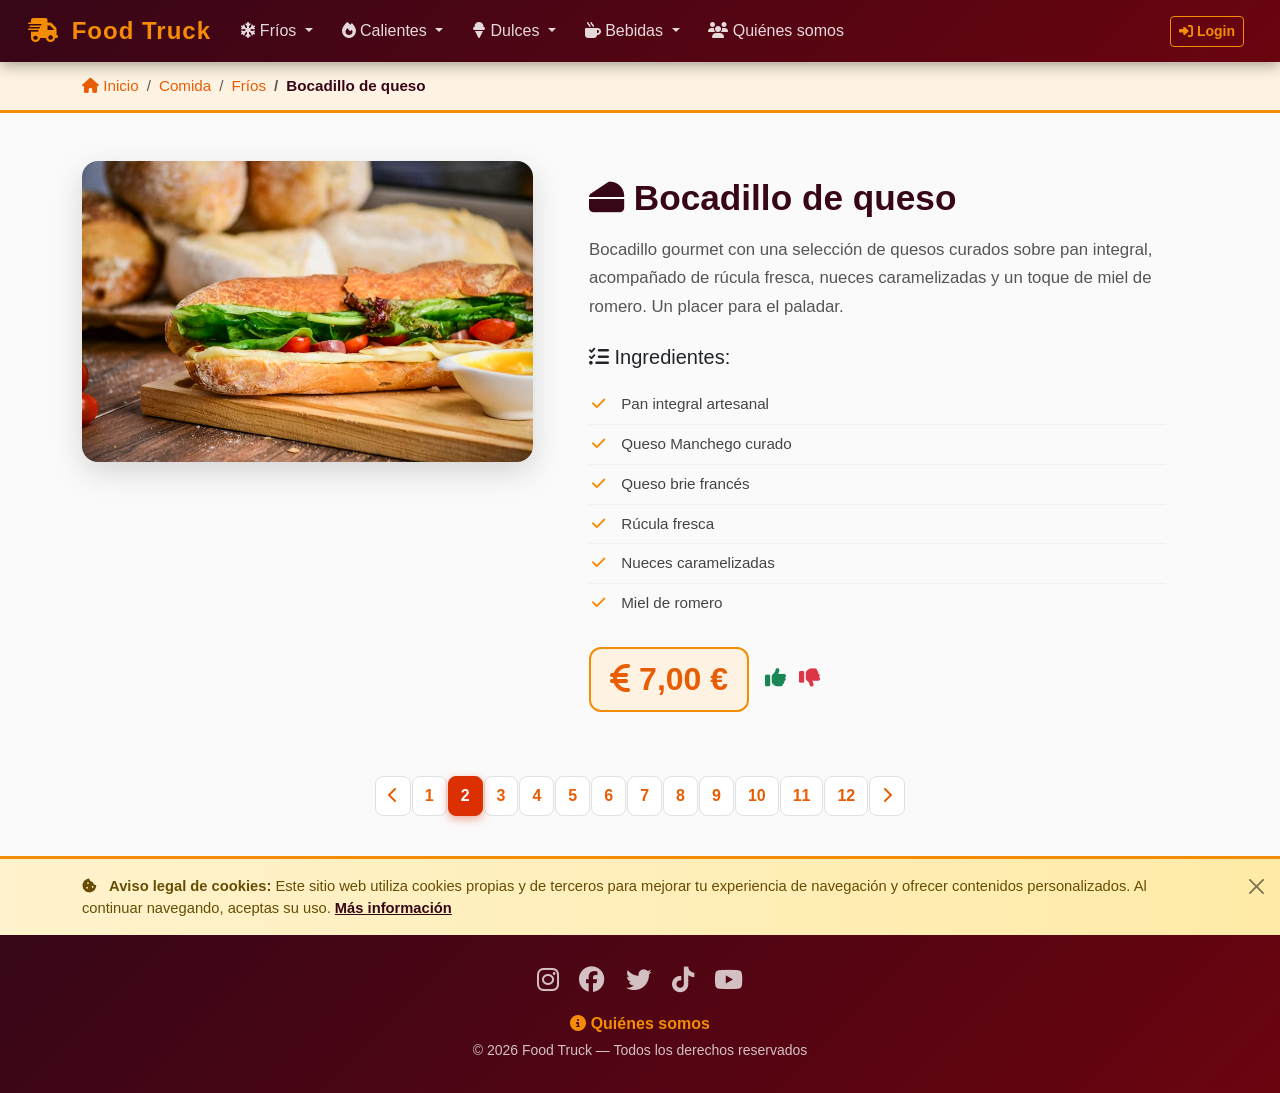
<file: fred2.html>
<!DOCTYPE html>
<html lang="es">
<head>
    <meta charset="UTF-8">
    <meta name="viewport" content="width=device-width, initial-scale=1.0">
    <title>Bocadillo de queso — Food Truck</title>
    <link href="https://cdn.jsdelivr.net/npm/bootstrap@5.3.0/dist/css/bootstrap.min.css" rel="stylesheet">
    <link rel="stylesheet" href="https://cdnjs.cloudflare.com/ajax/libs/font-awesome/6.4.0/css/all.min.css">
    <link rel="stylesheet" href="styles.css">
</head>
<body>
    <nav class="navbar navbar-expand-lg navbar-dark fixed-top" aria-label="Navegación principal">
        <div class="container-fluid">
            <a class="navbar-brand" href="index.html" data-bs-toggle="tooltip" data-bs-title="Volver a la página principal">
                <i class="fa-solid fa-truck-fast"></i> Food Truck
            </a>
            <button class="navbar-toggler" type="button" data-bs-toggle="collapse" data-bs-target="#navbarNav" aria-controls="navbarNav" aria-expanded="false" aria-label="Abrir menú" title="Abrir o cerrar el menú de navegación">
                <span class="navbar-toggler-icon"></span>
            </button>
            <div class="collapse navbar-collapse" id="navbarNav">
                <ul class="navbar-nav me-auto mb-2 mb-lg-0">
                    <li class="nav-item dropdown">
                        <a class="nav-link dropdown-toggle" href="#" data-bs-toggle="dropdown" aria-expanded="false" title="Ver platos fríos" tabindex="0">
                            <i class="fa-solid fa-snowflake"></i> Fríos
                        </a>
                        <ul class="dropdown-menu">
                            <li><a class="dropdown-item" href="fred1.html" data-bs-toggle="tooltip" data-bs-title="Bocadillo con jamón ibérico de bellota"><i class="fa-solid fa-bread-slice"></i> Bocadillo de ibérico</a></li>
                            <li><a class="dropdown-item" href="fred2.html" data-bs-toggle="tooltip" data-bs-title="Bocadillo con quesos curados selectos"><i class="fa-solid fa-cheese"></i> Bocadillo de queso</a></li>
                            <li><a class="dropdown-item" href="fred3.html" data-bs-toggle="tooltip" data-bs-title="Ensalada fresca con productos mediterráneos"><i class="fa-solid fa-leaf"></i> Ensalada mediterránea</a></li>
                        </ul>
                    </li>
                    <li class="nav-item dropdown">
                        <a class="nav-link dropdown-toggle" href="#" data-bs-toggle="dropdown" aria-expanded="false" title="Ver platos calientes" tabindex="0">
                            <i class="fa-solid fa-fire"></i> Calientes
                        </a>
                        <ul class="dropdown-menu">
                            <li><a class="dropdown-item" href="calent1.html" data-bs-toggle="tooltip" data-bs-title="Hamburguesa de ternera premium"><i class="fa-solid fa-burger"></i> Burger clásica</a></li>
                            <li><a class="dropdown-item" href="calent2.html" data-bs-toggle="tooltip" data-bs-title="Frankfurt con salchicha artesana"><i class="fa-solid fa-hotdog"></i> Frankfurt gourmet</a></li>
                            <li><a class="dropdown-item" href="calent3.html" data-bs-toggle="tooltip" data-bs-title="Pizza de horno de leña portátil"><i class="fa-solid fa-pizza-slice"></i> Pizza artesana</a></li>
                        </ul>
                    </li>
                    <li class="nav-item dropdown">
                        <a class="nav-link dropdown-toggle" href="#" data-bs-toggle="dropdown" aria-expanded="false" title="Ver nuestros postres dulces" tabindex="0">
                            <i class="fa-solid fa-ice-cream"></i> Dulces
                        </a>
                        <ul class="dropdown-menu">
                            <li><a class="dropdown-item" href="dolc1.html" data-bs-toggle="tooltip" data-bs-title="Helado cubierto de chocolate belga"><i class="fa-solid fa-ice-cream"></i> Helado Magnum</a></li>
                            <li><a class="dropdown-item" href="dolc2.html" data-bs-toggle="tooltip" data-bs-title="Crêpe artesanal con chocolate fundido"><i class="fa-solid fa-stroopwafel"></i> Crêpe de chocolate</a></li>
                            <li><a class="dropdown-item" href="dolc3.html" data-bs-toggle="tooltip" data-bs-title="Tarta casera de queso con frutos"><i class="fa-solid fa-cake-candles"></i> Tarta de queso</a></li>
                        </ul>
                    </li>
                    <li class="nav-item dropdown">
                        <a class="nav-link dropdown-toggle" href="#" data-bs-toggle="dropdown" aria-expanded="false" title="Ver bebidas disponibles" tabindex="0">
                            <i class="fa-solid fa-mug-hot"></i> Bebidas
                        </a>
                        <ul class="dropdown-menu">
                            <li><a class="dropdown-item" href="beguda1.html" data-bs-toggle="tooltip" data-bs-title="Refresco Coca-Cola servido con hielo"><i class="fa-solid fa-glass-water"></i> Coca-Cola</a></li>
                            <li><a class="dropdown-item" href="beguda2.html" data-bs-toggle="tooltip" data-bs-title="Cerveza IPA artesana local"><i class="fa-solid fa-beer-mug-empty"></i> Cerveza artesana</a></li>
                            <li><a class="dropdown-item" href="beguda3.html" data-bs-toggle="tooltip" data-bs-title="Zumo de naranja exprimido al momento"><i class="fa-solid fa-lemon"></i> Zumo de naranja</a></li>
                        </ul>
                    </li>
                    <li class="nav-item">
                        <a class="nav-link" href="quisom.html" data-bs-toggle="tooltip" data-bs-title="Conoce nuestro equipo e historia">
                            <i class="fa-solid fa-users"></i> Quiénes somos
                        </a>
                    </li>
                </ul>
                <span class="navbar-text me-3" id="welcomeText"></span>
                <button class="btn btn-sm me-2" id="loginBtn" data-bs-toggle="tooltip" data-bs-title="Iniciar sesión de usuario">
                    <i class="fa-solid fa-right-to-bracket"></i> Login
                </button>
                <button class="btn btn-sm d-none" id="logoutBtn" data-bs-toggle="tooltip" data-bs-title="Cerrar la sesión actual">
                    <i class="fa-solid fa-right-from-bracket"></i> Logout
                </button>
            </div>
        </div>
    </nav>
    <div class="modal fade" id="loginModal" tabindex="-1" aria-labelledby="loginModalLabel" aria-hidden="true">
        <div class="modal-dialog modal-dialog-scrollable">
            <div class="modal-content">
                <div class="modal-header">
                    <h5 class="modal-title" id="loginModalLabel"><i class="fa-solid fa-user-lock"></i> Iniciar Sesión</h5>
                    <button type="button" class="btn-close" data-bs-dismiss="modal" aria-label="Cerrar" data-bs-toggle="tooltip" data-bs-title="Cerrar el formulario"></button>
                </div>
                <div class="modal-body">
                    <form id="loginForm">
                        <div class="mb-3">
                            <label for="username" class="form-label"><i class="fa-solid fa-user"></i> Nombre de usuario</label>
                            <input type="text" class="form-control" id="username" placeholder="Introduce tu nombre" required>
                        </div>
                        <div class="mb-3">
                            <label for="password" class="form-label"><i class="fa-solid fa-lock"></i> Contraseña</label>
                            <input type="password" class="form-control" id="password" placeholder="Introduce la contraseña" required>
                        </div>
                        <div class="d-grid gap-2">
                            <button type="submit" class="btn btn-primary" data-bs-toggle="tooltip" data-bs-title="Enviar las credenciales">
                                <i class="fa-solid fa-paper-plane"></i> Enviar
                            </button>
                            <button type="button" class="btn btn-secondary" data-bs-dismiss="modal" data-bs-toggle="tooltip" data-bs-title="Cerrar sin iniciar sesión">
                                <i class="fa-solid fa-xmark"></i> Cancelar
                            </button>
                        </div>
                    </form>
                </div>
            </div>
        </div>
    </div>
    <main>
        <div class="breadcrumb-section">
            <div class="container">
                <nav aria-label="breadcrumb">
                    <ol class="breadcrumb">
                        <li class="breadcrumb-item"><a href="index.html"><i class="fa-solid fa-house"></i> Inicio</a></li>
                        <li class="breadcrumb-item"><a href="index.html">Comida</a></li>
                        <li class="breadcrumb-item"><a href="index.html">Fríos</a></li>
                        <li class="breadcrumb-item active" aria-current="page">Bocadillo de queso</li>
                    </ol>
                </nav>
            </div>
        </div>
        <section class="container my-5 product-detail-section">
            <div class="row align-items-start">
                <div class="col-lg-5 col-md-6 text-center mb-4 mb-md-0">
                    <img src="img/bocadillo-queso-800.jpg" class="product-detail-img" alt="Bocadillo de queso">
                </div>
                <div class="col-lg-7 col-md-6">
                    <div class="product-detail-info">
                        <h2><i class="fa-solid fa-cheese"></i> Bocadillo de queso</h2>
                        <p class="lead">Bocadillo gourmet con una selección de quesos curados sobre pan integral, acompañado de rúcula fresca, nueces caramelizadas y un toque de miel de romero. Un placer para el paladar.</p>
                        <h5 class="mt-4 mb-3"><i class="fa-solid fa-list-check"></i> Ingredientes:</h5>
                        <ul class="ingredients-list">
                            <li><i class="fa-solid fa-check"></i> Pan integral artesanal</li>
                            <li><i class="fa-solid fa-check"></i> Queso Manchego curado</li>
                            <li><i class="fa-solid fa-check"></i> Queso brie francés</li>
                            <li><i class="fa-solid fa-check"></i> Rúcula fresca</li>
                            <li><i class="fa-solid fa-check"></i> Nueces caramelizadas</li>
                            <li><i class="fa-solid fa-check"></i> Miel de romero</li>
                        </ul>
                        <div class="mt-4 d-flex align-items-center flex-wrap gap-3">
                            <span class="price-tag"><i class="fa-solid fa-euro-sign"></i> 7,00 €</span>
                            <span class="rating-icons">
                                <i class="fa-solid fa-thumbs-up text-success" data-bs-toggle="tooltip" data-bs-title="Me gusta este producto" title="Me gusta"></i>
                                <i class="fa-solid fa-thumbs-down text-danger ms-2" data-bs-toggle="tooltip" data-bs-title="No me gusta este producto" title="No me gusta"></i>
                            </span>
                        </div>
                    </div>
                </div>
            </div>
        </section>
        <nav aria-label="Navegación de productos" class="d-flex justify-content-center my-4">
            <ul class="pagination flex-wrap justify-content-center">
                <li class="page-item"><a class="page-link" href="fred1.html" data-bs-toggle="tooltip" data-bs-title="Producto anterior" title="Producto anterior"><i class="fa-solid fa-chevron-left"></i></a></li>
                <li class="page-item"><a class="page-link" href="fred1.html" data-bs-toggle="tooltip" data-bs-title="Bocadillo de ibérico">1</a></li>
                <li class="page-item active" aria-current="page"><span class="page-link" data-bs-toggle="tooltip" data-bs-title="Bocadillo de queso">2</span></li>
                <li class="page-item"><a class="page-link" href="fred3.html" data-bs-toggle="tooltip" data-bs-title="Ensalada mediterránea">3</a></li>
                <li class="page-item"><a class="page-link" href="calent1.html" data-bs-toggle="tooltip" data-bs-title="Burger clásica">4</a></li>
                <li class="page-item"><a class="page-link" href="calent2.html" data-bs-toggle="tooltip" data-bs-title="Frankfurt gourmet">5</a></li>
                <li class="page-item"><a class="page-link" href="calent3.html" data-bs-toggle="tooltip" data-bs-title="Pizza artesana">6</a></li>
                <li class="page-item"><a class="page-link" href="dolc1.html" data-bs-toggle="tooltip" data-bs-title="Helado Magnum">7</a></li>
                <li class="page-item"><a class="page-link" href="dolc2.html" data-bs-toggle="tooltip" data-bs-title="Crêpe de chocolate">8</a></li>
                <li class="page-item"><a class="page-link" href="dolc3.html" data-bs-toggle="tooltip" data-bs-title="Tarta de queso">9</a></li>
                <li class="page-item"><a class="page-link" href="beguda1.html" data-bs-toggle="tooltip" data-bs-title="Coca-Cola">10</a></li>
                <li class="page-item"><a class="page-link" href="beguda2.html" data-bs-toggle="tooltip" data-bs-title="Cerveza artesana">11</a></li>
                <li class="page-item"><a class="page-link" href="beguda3.html" data-bs-toggle="tooltip" data-bs-title="Zumo de naranja">12</a></li>
                <li class="page-item"><a class="page-link" href="fred3.html" data-bs-toggle="tooltip" data-bs-title="Producto siguiente" title="Producto siguiente"><i class="fa-solid fa-chevron-right"></i></a></li>
            </ul>
        </nav>
    </main>
    <div class="alert cookie-alert alert-warning alert-dismissible fade show" role="alert">
        <div class="container">
            <i class="fa-solid fa-cookie-bite me-2"></i>
            <strong>Aviso legal de cookies:</strong>
            Este sitio web utiliza cookies propias y de terceros para mejorar tu experiencia de navegación
            y ofrecer contenidos personalizados. Al continuar navegando, aceptas su uso.
            <a href="#" class="alert-link" data-bs-toggle="tooltip" data-bs-title="Leer la política de cookies completa">Más información</a>
            <button type="button" class="btn-close" data-bs-dismiss="alert" aria-label="Cerrar" data-bs-toggle="tooltip" data-bs-title="Cerrar el aviso de cookies"></button>
        </div>
    </div>
    <footer class="site-footer text-center">
        <div class="container">
            <div class="social-icons mb-3">
                <a href="#" title="Instagram" class="me-3" data-bs-toggle="tooltip" data-bs-title="Síguenos en Instagram"><i class="fab fa-instagram"></i></a>
                <a href="#" title="Facebook" class="me-3" data-bs-toggle="tooltip" data-bs-title="Síguenos en Facebook"><i class="fab fa-facebook"></i></a>
                <a href="#" title="Twitter" class="me-3" data-bs-toggle="tooltip" data-bs-title="Síguenos en Twitter / X"><i class="fab fa-twitter"></i></a>
                <a href="#" title="TikTok" class="me-3" data-bs-toggle="tooltip" data-bs-title="Síguenos en TikTok"><i class="fab fa-tiktok"></i></a>
                <a href="#" title="YouTube" data-bs-toggle="tooltip" data-bs-title="Suscríbete a nuestro canal de YouTube"><i class="fab fa-youtube"></i></a>
            </div>
            <p class="mb-1">
                <a href="quisom.html" class="footer-link" data-bs-toggle="tooltip" data-bs-title="Descubre quiénes somos y dónde encontrarnos">
                    <i class="fa-solid fa-circle-info"></i> Quiénes somos
                </a>
            </p>
            <p class="mb-0 small opacity-75">&copy; 2026 Food Truck — Todos los derechos reservados</p>
        </div>
    </footer>
    <script src="https://cdn.jsdelivr.net/npm/bootstrap@5.3.0/dist/js/bootstrap.bundle.min.js"></script>
    <script src="script.js"></script>
</body>
</html>
</file>
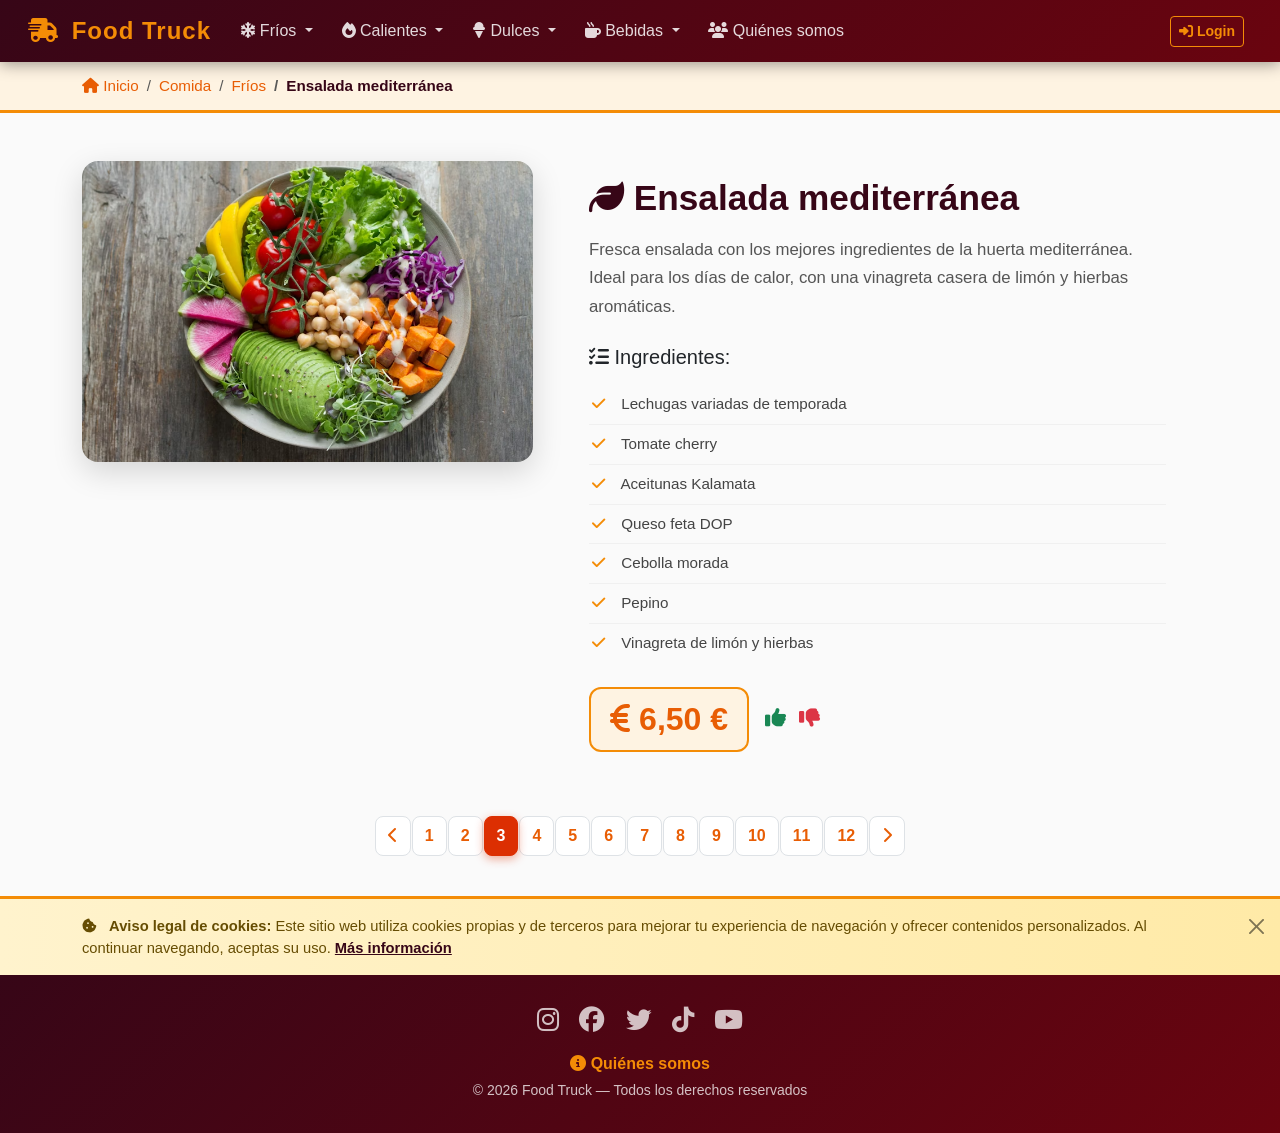
<file: fred3.html>
<!DOCTYPE html>
<html lang="es">
<head>
    <meta charset="UTF-8">
    <meta name="viewport" content="width=device-width, initial-scale=1.0">
    <title>Ensalada mediterránea — Food Truck</title>
    <link href="https://cdn.jsdelivr.net/npm/bootstrap@5.3.0/dist/css/bootstrap.min.css" rel="stylesheet">
    <link rel="stylesheet" href="https://cdnjs.cloudflare.com/ajax/libs/font-awesome/6.4.0/css/all.min.css">
    <link rel="stylesheet" href="styles.css">
</head>
<body>
    <nav class="navbar navbar-expand-lg navbar-dark fixed-top" aria-label="Navegación principal">
        <div class="container-fluid">
            <a class="navbar-brand" href="index.html" data-bs-toggle="tooltip" data-bs-title="Volver a la página principal">
                <i class="fa-solid fa-truck-fast"></i> Food Truck
            </a>
            <button class="navbar-toggler" type="button" data-bs-toggle="collapse" data-bs-target="#navbarNav" aria-controls="navbarNav" aria-expanded="false" aria-label="Abrir menú" title="Abrir o cerrar el menú de navegación">
                <span class="navbar-toggler-icon"></span>
            </button>
            <div class="collapse navbar-collapse" id="navbarNav">
                <ul class="navbar-nav me-auto mb-2 mb-lg-0">
                    <li class="nav-item dropdown">
                        <a class="nav-link dropdown-toggle" href="#" data-bs-toggle="dropdown" aria-expanded="false" title="Ver platos fríos" tabindex="0">
                            <i class="fa-solid fa-snowflake"></i> Fríos
                        </a>
                        <ul class="dropdown-menu">
                            <li><a class="dropdown-item" href="fred1.html" data-bs-toggle="tooltip" data-bs-title="Bocadillo con jamón ibérico de bellota"><i class="fa-solid fa-bread-slice"></i> Bocadillo de ibérico</a></li>
                            <li><a class="dropdown-item" href="fred2.html" data-bs-toggle="tooltip" data-bs-title="Bocadillo con quesos curados selectos"><i class="fa-solid fa-cheese"></i> Bocadillo de queso</a></li>
                            <li><a class="dropdown-item" href="fred3.html" data-bs-toggle="tooltip" data-bs-title="Ensalada fresca con productos mediterráneos"><i class="fa-solid fa-leaf"></i> Ensalada mediterránea</a></li>
                        </ul>
                    </li>
                    <li class="nav-item dropdown">
                        <a class="nav-link dropdown-toggle" href="#" data-bs-toggle="dropdown" aria-expanded="false" title="Ver platos calientes" tabindex="0">
                            <i class="fa-solid fa-fire"></i> Calientes
                        </a>
                        <ul class="dropdown-menu">
                            <li><a class="dropdown-item" href="calent1.html" data-bs-toggle="tooltip" data-bs-title="Hamburguesa de ternera premium"><i class="fa-solid fa-burger"></i> Burger clásica</a></li>
                            <li><a class="dropdown-item" href="calent2.html" data-bs-toggle="tooltip" data-bs-title="Frankfurt con salchicha artesana"><i class="fa-solid fa-hotdog"></i> Frankfurt gourmet</a></li>
                            <li><a class="dropdown-item" href="calent3.html" data-bs-toggle="tooltip" data-bs-title="Pizza de horno de leña portátil"><i class="fa-solid fa-pizza-slice"></i> Pizza artesana</a></li>
                        </ul>
                    </li>
                    <li class="nav-item dropdown">
                        <a class="nav-link dropdown-toggle" href="#" data-bs-toggle="dropdown" aria-expanded="false" title="Ver nuestros postres dulces" tabindex="0">
                            <i class="fa-solid fa-ice-cream"></i> Dulces
                        </a>
                        <ul class="dropdown-menu">
                            <li><a class="dropdown-item" href="dolc1.html" data-bs-toggle="tooltip" data-bs-title="Helado cubierto de chocolate belga"><i class="fa-solid fa-ice-cream"></i> Helado Magnum</a></li>
                            <li><a class="dropdown-item" href="dolc2.html" data-bs-toggle="tooltip" data-bs-title="Crêpe artesanal con chocolate fundido"><i class="fa-solid fa-stroopwafel"></i> Crêpe de chocolate</a></li>
                            <li><a class="dropdown-item" href="dolc3.html" data-bs-toggle="tooltip" data-bs-title="Tarta casera de queso con frutos"><i class="fa-solid fa-cake-candles"></i> Tarta de queso</a></li>
                        </ul>
                    </li>
                    <li class="nav-item dropdown">
                        <a class="nav-link dropdown-toggle" href="#" data-bs-toggle="dropdown" aria-expanded="false" title="Ver bebidas disponibles" tabindex="0">
                            <i class="fa-solid fa-mug-hot"></i> Bebidas
                        </a>
                        <ul class="dropdown-menu">
                            <li><a class="dropdown-item" href="beguda1.html" data-bs-toggle="tooltip" data-bs-title="Refresco Coca-Cola servido con hielo"><i class="fa-solid fa-glass-water"></i> Coca-Cola</a></li>
                            <li><a class="dropdown-item" href="beguda2.html" data-bs-toggle="tooltip" data-bs-title="Cerveza IPA artesana local"><i class="fa-solid fa-beer-mug-empty"></i> Cerveza artesana</a></li>
                            <li><a class="dropdown-item" href="beguda3.html" data-bs-toggle="tooltip" data-bs-title="Zumo de naranja exprimido al momento"><i class="fa-solid fa-lemon"></i> Zumo de naranja</a></li>
                        </ul>
                    </li>
                    <li class="nav-item">
                        <a class="nav-link" href="quisom.html" data-bs-toggle="tooltip" data-bs-title="Conoce nuestro equipo e historia">
                            <i class="fa-solid fa-users"></i> Quiénes somos
                        </a>
                    </li>
                </ul>
                <span class="navbar-text me-3" id="welcomeText"></span>
                <button class="btn btn-sm me-2" id="loginBtn" data-bs-toggle="tooltip" data-bs-title="Iniciar sesión de usuario">
                    <i class="fa-solid fa-right-to-bracket"></i> Login
                </button>
                <button class="btn btn-sm d-none" id="logoutBtn" data-bs-toggle="tooltip" data-bs-title="Cerrar la sesión actual">
                    <i class="fa-solid fa-right-from-bracket"></i> Logout
                </button>
            </div>
        </div>
    </nav>
    <div class="modal fade" id="loginModal" tabindex="-1" aria-labelledby="loginModalLabel" aria-hidden="true">
        <div class="modal-dialog modal-dialog-scrollable">
            <div class="modal-content">
                <div class="modal-header">
                    <h5 class="modal-title" id="loginModalLabel"><i class="fa-solid fa-user-lock"></i> Iniciar Sesión</h5>
                    <button type="button" class="btn-close" data-bs-dismiss="modal" aria-label="Cerrar" data-bs-toggle="tooltip" data-bs-title="Cerrar el formulario"></button>
                </div>
                <div class="modal-body">
                    <form id="loginForm">
                        <div class="mb-3">
                            <label for="username" class="form-label"><i class="fa-solid fa-user"></i> Nombre de usuario</label>
                            <input type="text" class="form-control" id="username" placeholder="Introduce tu nombre" required>
                        </div>
                        <div class="mb-3">
                            <label for="password" class="form-label"><i class="fa-solid fa-lock"></i> Contraseña</label>
                            <input type="password" class="form-control" id="password" placeholder="Introduce la contraseña" required>
                        </div>
                        <div class="d-grid gap-2">
                            <button type="submit" class="btn btn-primary" data-bs-toggle="tooltip" data-bs-title="Enviar las credenciales">
                                <i class="fa-solid fa-paper-plane"></i> Enviar
                            </button>
                            <button type="button" class="btn btn-secondary" data-bs-dismiss="modal" data-bs-toggle="tooltip" data-bs-title="Cerrar sin iniciar sesión">
                                <i class="fa-solid fa-xmark"></i> Cancelar
                            </button>
                        </div>
                    </form>
                </div>
            </div>
        </div>
    </div>
    <main>
        <div class="breadcrumb-section">
            <div class="container">
                <nav aria-label="breadcrumb">
                    <ol class="breadcrumb">
                        <li class="breadcrumb-item"><a href="index.html"><i class="fa-solid fa-house"></i> Inicio</a></li>
                        <li class="breadcrumb-item"><a href="index.html">Comida</a></li>
                        <li class="breadcrumb-item"><a href="index.html">Fríos</a></li>
                        <li class="breadcrumb-item active" aria-current="page">Ensalada mediterránea</li>
                    </ol>
                </nav>
            </div>
        </div>
        <section class="container my-5 product-detail-section">
            <div class="row align-items-start">
                <div class="col-lg-5 col-md-6 text-center mb-4 mb-md-0">
                    <img src="img/ensalada-mediterranea-800.jpg" class="product-detail-img" alt="Ensalada mediterránea">
                </div>
                <div class="col-lg-7 col-md-6">
                    <div class="product-detail-info">
                        <h2><i class="fa-solid fa-leaf"></i> Ensalada mediterránea</h2>
                        <p class="lead">Fresca ensalada con los mejores ingredientes de la huerta mediterránea. Ideal para los días de calor, con una vinagreta casera de limón y hierbas aromáticas.</p>
                        <h5 class="mt-4 mb-3"><i class="fa-solid fa-list-check"></i> Ingredientes:</h5>
                        <ul class="ingredients-list">
                            <li><i class="fa-solid fa-check"></i> Lechugas variadas de temporada</li>
                            <li><i class="fa-solid fa-check"></i> Tomate cherry</li>
                            <li><i class="fa-solid fa-check"></i> Aceitunas Kalamata</li>
                            <li><i class="fa-solid fa-check"></i> Queso feta DOP</li>
                            <li><i class="fa-solid fa-check"></i> Cebolla morada</li>
                            <li><i class="fa-solid fa-check"></i> Pepino</li>
                            <li><i class="fa-solid fa-check"></i> Vinagreta de limón y hierbas</li>
                        </ul>
                        <div class="mt-4 d-flex align-items-center flex-wrap gap-3">
                            <span class="price-tag"><i class="fa-solid fa-euro-sign"></i> 6,50 €</span>
                            <span class="rating-icons">
                                <i class="fa-solid fa-thumbs-up text-success" data-bs-toggle="tooltip" data-bs-title="Me gusta este producto" title="Me gusta"></i>
                                <i class="fa-solid fa-thumbs-down text-danger ms-2" data-bs-toggle="tooltip" data-bs-title="No me gusta este producto" title="No me gusta"></i>
                            </span>
                        </div>
                    </div>
                </div>
            </div>
        </section>
        <nav aria-label="Navegación de productos" class="d-flex justify-content-center my-4">
            <ul class="pagination flex-wrap justify-content-center">
                <li class="page-item"><a class="page-link" href="fred2.html" data-bs-toggle="tooltip" data-bs-title="Producto anterior" title="Producto anterior"><i class="fa-solid fa-chevron-left"></i></a></li>
                <li class="page-item"><a class="page-link" href="fred1.html" data-bs-toggle="tooltip" data-bs-title="Bocadillo de ibérico">1</a></li>
                <li class="page-item"><a class="page-link" href="fred2.html" data-bs-toggle="tooltip" data-bs-title="Bocadillo de queso">2</a></li>
                <li class="page-item active" aria-current="page"><span class="page-link" data-bs-toggle="tooltip" data-bs-title="Ensalada mediterránea">3</span></li>
                <li class="page-item"><a class="page-link" href="calent1.html" data-bs-toggle="tooltip" data-bs-title="Burger clásica">4</a></li>
                <li class="page-item"><a class="page-link" href="calent2.html" data-bs-toggle="tooltip" data-bs-title="Frankfurt gourmet">5</a></li>
                <li class="page-item"><a class="page-link" href="calent3.html" data-bs-toggle="tooltip" data-bs-title="Pizza artesana">6</a></li>
                <li class="page-item"><a class="page-link" href="dolc1.html" data-bs-toggle="tooltip" data-bs-title="Helado Magnum">7</a></li>
                <li class="page-item"><a class="page-link" href="dolc2.html" data-bs-toggle="tooltip" data-bs-title="Crêpe de chocolate">8</a></li>
                <li class="page-item"><a class="page-link" href="dolc3.html" data-bs-toggle="tooltip" data-bs-title="Tarta de queso">9</a></li>
                <li class="page-item"><a class="page-link" href="beguda1.html" data-bs-toggle="tooltip" data-bs-title="Coca-Cola">10</a></li>
                <li class="page-item"><a class="page-link" href="beguda2.html" data-bs-toggle="tooltip" data-bs-title="Cerveza artesana">11</a></li>
                <li class="page-item"><a class="page-link" href="beguda3.html" data-bs-toggle="tooltip" data-bs-title="Zumo de naranja">12</a></li>
                <li class="page-item"><a class="page-link" href="calent1.html" data-bs-toggle="tooltip" data-bs-title="Producto siguiente" title="Producto siguiente"><i class="fa-solid fa-chevron-right"></i></a></li>
            </ul>
        </nav>
    </main>
    <div class="alert cookie-alert alert-warning alert-dismissible fade show" role="alert">
        <div class="container">
            <i class="fa-solid fa-cookie-bite me-2"></i>
            <strong>Aviso legal de cookies:</strong>
            Este sitio web utiliza cookies propias y de terceros para mejorar tu experiencia de navegación
            y ofrecer contenidos personalizados. Al continuar navegando, aceptas su uso.
            <a href="#" class="alert-link" data-bs-toggle="tooltip" data-bs-title="Leer la política de cookies completa">Más información</a>
            <button type="button" class="btn-close" data-bs-dismiss="alert" aria-label="Cerrar" data-bs-toggle="tooltip" data-bs-title="Cerrar el aviso de cookies"></button>
        </div>
    </div>
    <footer class="site-footer text-center">
        <div class="container">
            <div class="social-icons mb-3">
                <a href="#" title="Instagram" class="me-3" data-bs-toggle="tooltip" data-bs-title="Síguenos en Instagram"><i class="fab fa-instagram"></i></a>
                <a href="#" title="Facebook" class="me-3" data-bs-toggle="tooltip" data-bs-title="Síguenos en Facebook"><i class="fab fa-facebook"></i></a>
                <a href="#" title="Twitter" class="me-3" data-bs-toggle="tooltip" data-bs-title="Síguenos en Twitter / X"><i class="fab fa-twitter"></i></a>
                <a href="#" title="TikTok" class="me-3" data-bs-toggle="tooltip" data-bs-title="Síguenos en TikTok"><i class="fab fa-tiktok"></i></a>
                <a href="#" title="YouTube" data-bs-toggle="tooltip" data-bs-title="Suscríbete a nuestro canal de YouTube"><i class="fab fa-youtube"></i></a>
            </div>
            <p class="mb-1">
                <a href="quisom.html" class="footer-link" data-bs-toggle="tooltip" data-bs-title="Descubre quiénes somos y dónde encontrarnos">
                    <i class="fa-solid fa-circle-info"></i> Quiénes somos
                </a>
            </p>
            <p class="mb-0 small opacity-75">&copy; 2026 Food Truck — Todos los derechos reservados</p>
        </div>
    </footer>
    <script src="https://cdn.jsdelivr.net/npm/bootstrap@5.3.0/dist/js/bootstrap.bundle.min.js"></script>
    <script src="script.js"></script>
</body>
</html>
</file>
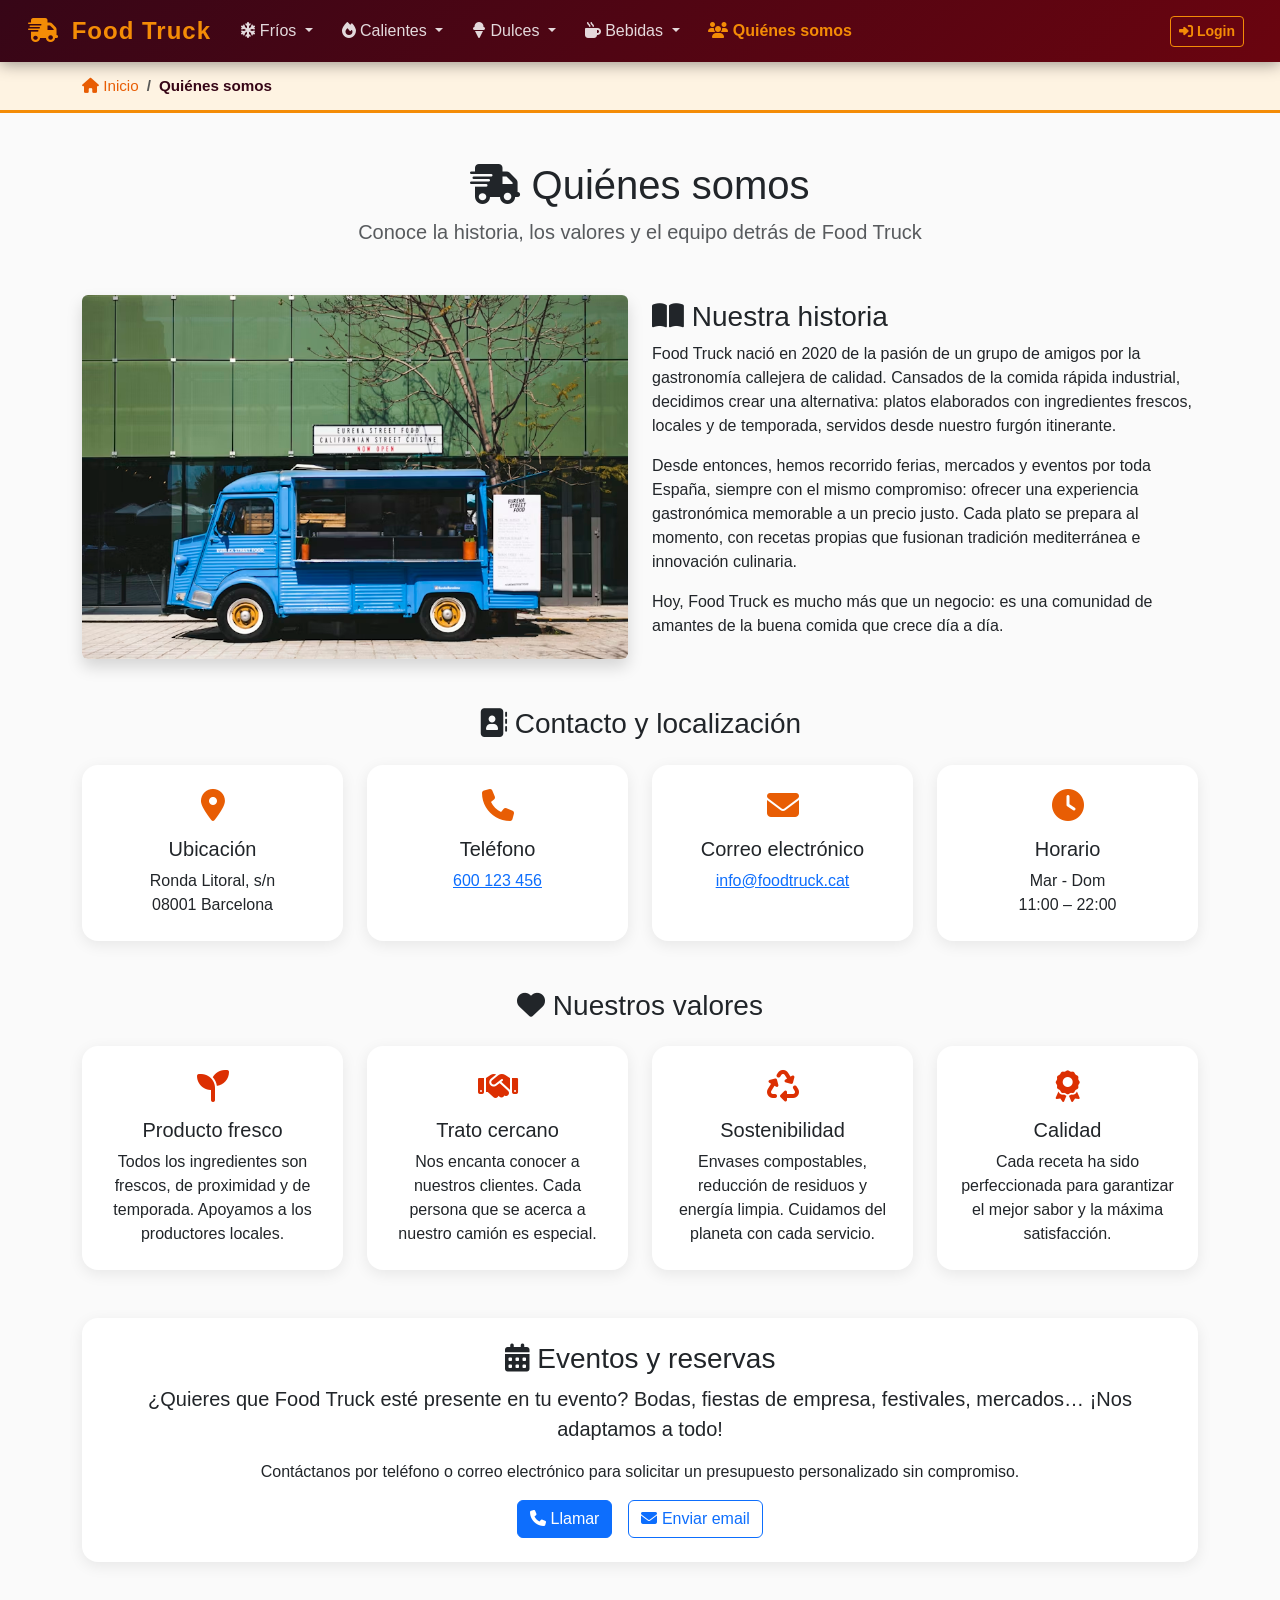
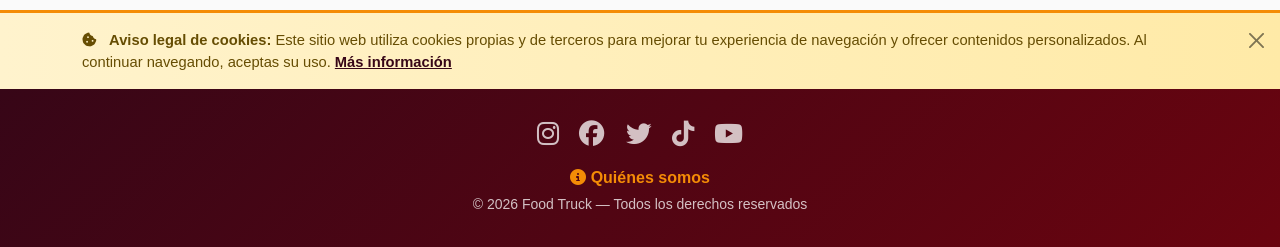
<file: quisom.html>
<!DOCTYPE html>
<html lang="es">
<head>
    <meta charset="UTF-8">
    <meta name="viewport" content="width=device-width, initial-scale=1.0">
    <title>Quiénes somos — Food Truck</title>
    <link href="https://cdn.jsdelivr.net/npm/bootstrap@5.3.0/dist/css/bootstrap.min.css" rel="stylesheet">
    <link rel="stylesheet" href="https://cdnjs.cloudflare.com/ajax/libs/font-awesome/6.4.0/css/all.min.css">
    <link rel="stylesheet" href="styles.css">
</head>
<body>
    <nav class="navbar navbar-expand-lg navbar-dark fixed-top" aria-label="Navegación principal">
        <div class="container-fluid">
            <a class="navbar-brand" href="index.html" data-bs-toggle="tooltip" data-bs-title="Volver a la página principal">
                <i class="fa-solid fa-truck-fast"></i> Food Truck
            </a>
            <button class="navbar-toggler" type="button" data-bs-toggle="collapse" data-bs-target="#navbarNav" aria-controls="navbarNav" aria-expanded="false" aria-label="Abrir menú" title="Abrir o cerrar el menú de navegación">
                <span class="navbar-toggler-icon"></span>
            </button>
            <div class="collapse navbar-collapse" id="navbarNav">
                <ul class="navbar-nav me-auto mb-2 mb-lg-0">
                    <li class="nav-item dropdown">
                        <a class="nav-link dropdown-toggle" href="#" data-bs-toggle="dropdown" aria-expanded="false" title="Ver platos fríos" tabindex="0">
                            <i class="fa-solid fa-snowflake"></i> Fríos
                        </a>
                        <ul class="dropdown-menu">
                            <li><a class="dropdown-item" href="fred1.html" data-bs-toggle="tooltip" data-bs-title="Bocadillo con jamón ibérico de bellota"><i class="fa-solid fa-bread-slice"></i> Bocadillo de ibérico</a></li>
                            <li><a class="dropdown-item" href="fred2.html" data-bs-toggle="tooltip" data-bs-title="Bocadillo con quesos curados selectos"><i class="fa-solid fa-cheese"></i> Bocadillo de queso</a></li>
                            <li><a class="dropdown-item" href="fred3.html" data-bs-toggle="tooltip" data-bs-title="Ensalada fresca con productos mediterráneos"><i class="fa-solid fa-leaf"></i> Ensalada mediterránea</a></li>
                        </ul>
                    </li>
                    <li class="nav-item dropdown">
                        <a class="nav-link dropdown-toggle" href="#" data-bs-toggle="dropdown" aria-expanded="false" title="Ver platos calientes" tabindex="0">
                            <i class="fa-solid fa-fire"></i> Calientes
                        </a>
                        <ul class="dropdown-menu">
                            <li><a class="dropdown-item" href="calent1.html" data-bs-toggle="tooltip" data-bs-title="Hamburguesa de ternera premium"><i class="fa-solid fa-burger"></i> Burger clásica</a></li>
                            <li><a class="dropdown-item" href="calent2.html" data-bs-toggle="tooltip" data-bs-title="Frankfurt con salchicha artesana"><i class="fa-solid fa-hotdog"></i> Frankfurt gourmet</a></li>
                            <li><a class="dropdown-item" href="calent3.html" data-bs-toggle="tooltip" data-bs-title="Pizza de horno de leña portátil"><i class="fa-solid fa-pizza-slice"></i> Pizza artesana</a></li>
                        </ul>
                    </li>
                    <li class="nav-item dropdown">
                        <a class="nav-link dropdown-toggle" href="#" data-bs-toggle="dropdown" aria-expanded="false" title="Ver nuestros postres dulces" tabindex="0">
                            <i class="fa-solid fa-ice-cream"></i> Dulces
                        </a>
                        <ul class="dropdown-menu">
                            <li><a class="dropdown-item" href="dolc1.html" data-bs-toggle="tooltip" data-bs-title="Helado cubierto de chocolate belga"><i class="fa-solid fa-ice-cream"></i> Helado Magnum</a></li>
                            <li><a class="dropdown-item" href="dolc2.html" data-bs-toggle="tooltip" data-bs-title="Crêpe artesanal con chocolate fundido"><i class="fa-solid fa-stroopwafel"></i> Crêpe de chocolate</a></li>
                            <li><a class="dropdown-item" href="dolc3.html" data-bs-toggle="tooltip" data-bs-title="Tarta casera de queso con frutos"><i class="fa-solid fa-cake-candles"></i> Tarta de queso</a></li>
                        </ul>
                    </li>
                    <li class="nav-item dropdown">
                        <a class="nav-link dropdown-toggle" href="#" data-bs-toggle="dropdown" aria-expanded="false" title="Ver bebidas disponibles" tabindex="0">
                            <i class="fa-solid fa-mug-hot"></i> Bebidas
                        </a>
                        <ul class="dropdown-menu">
                            <li><a class="dropdown-item" href="beguda1.html" data-bs-toggle="tooltip" data-bs-title="Refresco Coca-Cola servido con hielo"><i class="fa-solid fa-glass-water"></i> Coca-Cola</a></li>
                            <li><a class="dropdown-item" href="beguda2.html" data-bs-toggle="tooltip" data-bs-title="Cerveza IPA artesana local"><i class="fa-solid fa-beer-mug-empty"></i> Cerveza artesana</a></li>
                            <li><a class="dropdown-item" href="beguda3.html" data-bs-toggle="tooltip" data-bs-title="Zumo de naranja exprimido al momento"><i class="fa-solid fa-lemon"></i> Zumo de naranja</a></li>
                        </ul>
                    </li>
                    <li class="nav-item">
                        <a class="nav-link active" href="quisom.html" data-bs-toggle="tooltip" data-bs-title="Ya estás en esta página">
                            <i class="fa-solid fa-users"></i> Quiénes somos
                        </a>
                    </li>
                </ul>
                <span class="navbar-text me-3" id="welcomeText"></span>
                <button class="btn btn-sm me-2" id="loginBtn" data-bs-toggle="tooltip" data-bs-title="Iniciar sesión de usuario">
                    <i class="fa-solid fa-right-to-bracket"></i> Login
                </button>
                <button class="btn btn-sm d-none" id="logoutBtn" data-bs-toggle="tooltip" data-bs-title="Cerrar la sesión actual">
                    <i class="fa-solid fa-right-from-bracket"></i> Logout
                </button>
            </div>
        </div>
    </nav>

    <div class="modal fade" id="loginModal" tabindex="-1" aria-labelledby="loginModalLabel" aria-hidden="true">
        <div class="modal-dialog modal-dialog-scrollable">
            <div class="modal-content">
                <div class="modal-header">
                    <h5 class="modal-title" id="loginModalLabel"><i class="fa-solid fa-user-lock"></i> Iniciar Sesión</h5>
                    <button type="button" class="btn-close" data-bs-dismiss="modal" aria-label="Cerrar" data-bs-toggle="tooltip" data-bs-title="Cerrar el formulario"></button>
                </div>
                <div class="modal-body">
                    <form id="loginForm">
                        <div class="mb-3">
                            <label for="username" class="form-label"><i class="fa-solid fa-user"></i> Nombre de usuario</label>
                            <input type="text" class="form-control" id="username" placeholder="Introduce tu nombre" required>
                        </div>
                        <div class="mb-3">
                            <label for="password" class="form-label"><i class="fa-solid fa-lock"></i> Contraseña</label>
                            <input type="password" class="form-control" id="password" placeholder="Introduce la contraseña" required>
                        </div>
                        <div class="d-grid gap-2">
                            <button type="submit" class="btn btn-primary" data-bs-toggle="tooltip" data-bs-title="Enviar las credenciales">
                                <i class="fa-solid fa-paper-plane"></i> Enviar
                            </button>
                            <button type="button" class="btn btn-secondary" data-bs-dismiss="modal" data-bs-toggle="tooltip" data-bs-title="Cerrar sin iniciar sesión">
                                <i class="fa-solid fa-xmark"></i> Cancelar
                            </button>
                        </div>
                    </form>
                </div>
            </div>
        </div>
    </div>

    <main>
        <div class="breadcrumb-section">
            <div class="container">
                <nav aria-label="breadcrumb">
                    <ol class="breadcrumb">
                        <li class="breadcrumb-item"><a href="index.html"><i class="fa-solid fa-house"></i> Inicio</a></li>
                        <li class="breadcrumb-item active" aria-current="page">Quiénes somos</li>
                    </ol>
                </nav>
            </div>
        </div>

        <!-- Sección héroe -->
        <section class="container my-5">
            <div class="text-center mb-5">
                <h1><i class="fa-solid fa-truck-fast"></i> Quiénes somos</h1>
                <p class="lead text-muted">Conoce la historia, los valores y el equipo detrás de Food Truck</p>
            </div>
            <div class="row align-items-center mb-5">
                <div class="col-lg-6 mb-4 mb-lg-0">
                    <img src="img/food-truck-calle-800.jpg" class="img-fluid rounded shadow" alt="Nuestro food truck">
                </div>
                <div class="col-lg-6">
                    <h3><i class="fa-solid fa-book-open"></i> Nuestra historia</h3>
                    <p>Food Truck nació en 2020 de la pasión de un grupo de amigos por la gastronomía callejera de calidad. Cansados de la comida rápida industrial, decidimos crear una alternativa: platos elaborados con ingredientes frescos, locales y de temporada, servidos desde nuestro furgón itinerante.</p>
                    <p>Desde entonces, hemos recorrido ferias, mercados y eventos por toda España, siempre con el mismo compromiso: ofrecer una experiencia gastronómica memorable a un precio justo. Cada plato se prepara al momento, con recetas propias que fusionan tradición mediterránea e innovación culinaria.</p>
                    <p>Hoy, Food Truck es mucho más que un negocio: es una comunidad de amantes de la buena comida que crece día a día.</p>
                </div>
            </div>
        </section>

        <!-- Sección de contacto -->
        <section class="container mb-5">
            <h3 class="text-center mb-4"><i class="fa-solid fa-address-book"></i> Contacto y localización</h3>
            <div class="row g-4">
                <div class="col-md-6 col-lg-3">
                    <div class="card product-card h-100 text-center p-4">
                        <i class="fa-solid fa-location-dot fa-2x mb-3 icon-primary"></i>
                        <h5>Ubicación</h5>
                        <p class="mb-0">Ronda Litoral, s/n<br>08001 Barcelona</p>
                    </div>
                </div>
                <div class="col-md-6 col-lg-3">
                    <div class="card product-card h-100 text-center p-4">
                        <i class="fa-solid fa-phone fa-2x mb-3 icon-primary"></i>
                        <h5>Teléfono</h5>
                        <p class="mb-0"><a href="tel:+34600123456" data-bs-toggle="tooltip" data-bs-title="Llámanos directamente">600 123 456</a></p>
                    </div>
                </div>
                <div class="col-md-6 col-lg-3">
                    <div class="card product-card h-100 text-center p-4">
                        <i class="fa-solid fa-envelope fa-2x mb-3 icon-primary"></i>
                        <h5>Correo electrónico</h5>
                        <p class="mb-0"><a href="mailto:info@foodtruck.cat" data-bs-toggle="tooltip" data-bs-title="Envíanos un email">info@foodtruck.cat</a></p>
                    </div>
                </div>
                <div class="col-md-6 col-lg-3">
                    <div class="card product-card h-100 text-center p-4">
                        <i class="fa-solid fa-clock fa-2x mb-3 icon-primary"></i>
                        <h5>Horario</h5>
                        <p class="mb-0">Mar - Dom<br>11:00 – 22:00</p>
                    </div>
                </div>
            </div>
        </section>

        <!-- Sección de valores -->
        <section class="container mb-5">
            <h3 class="text-center mb-4"><i class="fa-solid fa-heart"></i> Nuestros valores</h3>
            <div class="row g-4">
                <div class="col-md-6 col-lg-3">
                    <div class="card product-card h-100 text-center p-4">
                        <i class="fa-solid fa-seedling fa-2x mb-3 icon-secondary"></i>
                        <h5>Producto fresco</h5>
                        <p class="mb-0">Todos los ingredientes son frescos, de proximidad y de temporada. Apoyamos a los productores locales.</p>
                    </div>
                </div>
                <div class="col-md-6 col-lg-3">
                    <div class="card product-card h-100 text-center p-4">
                        <i class="fa-solid fa-handshake fa-2x mb-3 icon-secondary"></i>
                        <h5>Trato cercano</h5>
                        <p class="mb-0">Nos encanta conocer a nuestros clientes. Cada persona que se acerca a nuestro camión es especial.</p>
                    </div>
                </div>
                <div class="col-md-6 col-lg-3">
                    <div class="card product-card h-100 text-center p-4">
                        <i class="fa-solid fa-recycle fa-2x mb-3 icon-secondary"></i>
                        <h5>Sostenibilidad</h5>
                        <p class="mb-0">Envases compostables, reducción de residuos y energía limpia. Cuidamos del planeta con cada servicio.</p>
                    </div>
                </div>
                <div class="col-md-6 col-lg-3">
                    <div class="card product-card h-100 text-center p-4">
                        <i class="fa-solid fa-award fa-2x mb-3 icon-secondary"></i>
                        <h5>Calidad</h5>
                        <p class="mb-0">Cada receta ha sido perfeccionada para garantizar el mejor sabor y la máxima satisfacción.</p>
                    </div>
                </div>
            </div>
        </section>

        <!-- Sección de eventos -->
        <section class="container mb-5">
            <div class="card product-card p-4 text-center">
                <h3><i class="fa-solid fa-calendar-days"></i> Eventos y reservas</h3>
                <p class="lead mb-3">¿Quieres que Food Truck esté presente en tu evento? Bodas, fiestas de empresa, festivales, mercados… ¡Nos adaptamos a todo!</p>
                <p>Contáctanos por teléfono o correo electrónico para solicitar un presupuesto personalizado sin compromiso.</p>
                <div class="d-flex justify-content-center gap-3 flex-wrap">
                    <a href="tel:+34600123456" class="btn btn-primary" data-bs-toggle="tooltip" data-bs-title="Llámanos para consultar disponibilidad">
                        <i class="fa-solid fa-phone"></i> Llamar
                    </a>
                    <a href="mailto:info@foodtruck.cat" class="btn btn-outline-primary" data-bs-toggle="tooltip" data-bs-title="Envía tu consulta por email">
                        <i class="fa-solid fa-envelope"></i> Enviar email
                    </a>
                </div>
            </div>
        </section>
    </main>

    <div class="alert cookie-alert alert-warning alert-dismissible fade show" role="alert">
        <div class="container">
            <i class="fa-solid fa-cookie-bite me-2"></i>
            <strong>Aviso legal de cookies:</strong>
            Este sitio web utiliza cookies propias y de terceros para mejorar tu experiencia de navegación
            y ofrecer contenidos personalizados. Al continuar navegando, aceptas su uso.
            <a href="#" class="alert-link" data-bs-toggle="tooltip" data-bs-title="Leer la política de cookies completa">Más información</a>
            <button type="button" class="btn-close" data-bs-dismiss="alert" aria-label="Cerrar" data-bs-toggle="tooltip" data-bs-title="Cerrar el aviso de cookies"></button>
        </div>
    </div>
    <footer class="site-footer text-center">
        <div class="container">
            <div class="social-icons mb-3">
                <a href="#" title="Instagram" class="me-3" data-bs-toggle="tooltip" data-bs-title="Síguenos en Instagram"><i class="fab fa-instagram"></i></a>
                <a href="#" title="Facebook" class="me-3" data-bs-toggle="tooltip" data-bs-title="Síguenos en Facebook"><i class="fab fa-facebook"></i></a>
                <a href="#" title="Twitter" class="me-3" data-bs-toggle="tooltip" data-bs-title="Síguenos en Twitter / X"><i class="fab fa-twitter"></i></a>
                <a href="#" title="TikTok" class="me-3" data-bs-toggle="tooltip" data-bs-title="Síguenos en TikTok"><i class="fab fa-tiktok"></i></a>
                <a href="#" title="YouTube" data-bs-toggle="tooltip" data-bs-title="Suscríbete a nuestro canal de YouTube"><i class="fab fa-youtube"></i></a>
            </div>
            <p class="mb-1">
                <a href="quisom.html" class="footer-link" data-bs-toggle="tooltip" data-bs-title="Ya estás en esta página">
                    <i class="fa-solid fa-circle-info"></i> Quiénes somos
                </a>
            </p>
            <p class="mb-0 small opacity-75">&copy; 2026 Food Truck — Todos los derechos reservados</p>
        </div>
    </footer>
    <script src="https://cdn.jsdelivr.net/npm/bootstrap@5.3.0/dist/js/bootstrap.bundle.min.js"></script>
    <script src="script.js"></script>
</body>
</html>
</file>
<file: styles.css>
/* ============================================
   FOOD TRUCK — CSS Personalizado
   Módulo M09 - Diseño de Interfaces
   Framework: Bootstrap 5.3
   ============================================ */

/* === 1. VARIABLES CSS Y ESTILOS GENERALES === */
:root {
    --ft-primary: #e85d04;
    --ft-secondary: #dc2f02;
    --ft-dark: #370617;
    --ft-dark-alt: #6a040f;
    --ft-light: #fef3e2;
    --ft-accent: #f48c06;
    --navbar-height: 62px;
}

html {
    scroll-behavior: smooth;
}

body {
    padding-top: var(--navbar-height);
    font-family: 'Segoe UI', Tahoma, Geneva, Verdana, sans-serif;
    background-color: #fafafa;
    min-height: 100vh;
    display: flex;
    flex-direction: column;
}

main {
    flex: 1;
}

/* === 2. NAVBAR FIXED-TOP (Rúbrica 3.5 pts) === */
.navbar {
    background: linear-gradient(135deg, var(--ft-dark) 0%, var(--ft-dark-alt) 100%) !important;
    box-shadow: 0 2px 15px rgba(0, 0, 0, 0.4);
    padding: 0.5rem 1rem;
}

.navbar-brand {
    color: var(--ft-accent) !important;
    font-weight: 800;
    font-size: 1.5rem;
    letter-spacing: 1px;
    transition: color 0.3s ease;
}

.navbar-brand:hover {
    color: #fff !important;
}

.navbar-brand i {
    margin-right: 5px;
}

.navbar .nav-link {
    color: rgba(255, 255, 255, 0.85) !important;
    font-weight: 500;
    padding: 0.6rem 0.9rem !important;
    transition: color 0.3s ease, background-color 0.3s ease;
    border-radius: 6px;
}

.navbar .nav-link:hover,
.navbar .nav-link:focus {
    color: var(--ft-accent) !important;
    background-color: rgba(255, 255, 255, 0.08);
}

.navbar .nav-link.active {
    color: var(--ft-accent) !important;
    font-weight: 700;
}

.navbar .dropdown-menu {
    background-color: #fff;
    border: none;
    border-radius: 10px;
    box-shadow: 0 8px 25px rgba(0, 0, 0, 0.15);
    padding: 0.5rem;
}

.navbar .dropdown-item {
    border-radius: 6px;
    padding: 0.5rem 1rem;
    font-weight: 500;
    transition: all 0.2s ease;
}

.navbar .dropdown-item:hover {
    background-color: var(--ft-light);
    color: var(--ft-primary);
}

.navbar .dropdown-item i {
    width: 22px;
    text-align: center;
    margin-right: 6px;
    color: var(--ft-primary);
}

.navbar-text {
    color: var(--ft-accent) !important;
    font-weight: 600;
    font-size: 0.95rem;
}

/* === 3. BOTONES LOGIN / LOGOUT === */
#loginBtn {
    border-color: var(--ft-accent);
    color: var(--ft-accent);
    font-weight: 600;
    transition: all 0.3s ease;
}

#loginBtn:hover {
    background-color: var(--ft-accent);
    color: #fff;
    box-shadow: 0 3px 10px rgba(244, 140, 6, 0.4);
}

#logoutBtn {
    border-color: #ff6b6b;
    color: #ff6b6b;
    font-weight: 600;
    transition: all 0.3s ease;
}

#logoutBtn:hover {
    background-color: #c0392b;
    color: #fff;
    box-shadow: 0 3px 10px rgba(255, 107, 107, 0.4);
}

/* === 4. MODAL LOGIN — Posicionado a la derecha, bajo la Navbar (Rúbrica 2 pts) === */
#loginModal .modal-dialog {
    position: fixed;
    top: var(--navbar-height);
    right: 0;
    margin: 0;
    max-width: 400px;
    width: 100%;
}

#loginModal .modal-content {
    border-radius: 0 0 0 16px;
    border: none;
    box-shadow: -6px 6px 25px rgba(0, 0, 0, 0.3);
    overflow: hidden;
}

#loginModal .modal-header {
    background: linear-gradient(135deg, var(--ft-primary), var(--ft-secondary));
    color: white;
    border-radius: 0;
    padding: 1rem 1.5rem;
}

#loginModal .modal-header .btn-close {
    filter: invert(1) grayscale(100%) brightness(200%);
}

#loginModal .modal-title {
    font-weight: 700;
    font-size: 1.15rem;
}

#loginModal .modal-body {
    padding: 1.5rem;
}

#loginModal .form-control:focus {
    border-color: var(--ft-accent);
    box-shadow: 0 0 0 0.2rem rgba(244, 140, 6, 0.25);
}

/* === 5. CARRUSEL (Rúbrica 3.5 pts) === */
.carousel {
    overflow: hidden;
    box-shadow: 0 4px 20px rgba(0, 0, 0, 0.15);
}

.carousel-img {
    height: 450px;
    object-fit: cover;
    filter: brightness(0.8);
    transition: filter 0.6s ease;
}

.carousel-item:hover .carousel-img {
    filter: brightness(0.95);
}

.carousel-caption {
    background: rgba(0, 0, 0, 0.6);
    border-radius: 12px;
    padding: 1rem 2rem;
    -webkit-backdrop-filter: blur(4px);
    backdrop-filter: blur(4px);
}

.carousel-caption h5 {
    font-weight: 700;
    font-size: 1.4rem;
}

.carousel-indicators [data-bs-target] {
    width: 12px;
    height: 12px;
    border-radius: 50%;
    background-color: rgba(255, 255, 255, 0.7);
    border: 2px solid transparent;
    transition: all 0.3s ease;
}

.carousel-indicators .active {
    background-color: var(--ft-accent);
    transform: scale(1.2);
}

/* === 6. BREADCRUMB (Rúbrica 3.5 pts) === */
.breadcrumb-section {
    background-color: var(--ft-light);
    border-bottom: 3px solid var(--ft-accent);
}

.breadcrumb {
    margin-bottom: 0;
    padding: 0.8rem 0;
    font-size: 0.95rem;
}

.breadcrumb-item a {
    color: var(--ft-primary);
    text-decoration: none;
    font-weight: 500;
    transition: color 0.3s ease;
}

.breadcrumb-item a:hover {
    color: var(--ft-secondary);
    text-decoration: underline;
}

.breadcrumb-item.active {
    color: var(--ft-dark);
    font-weight: 600;
}

/* === 7. CARDS DE PRODUCTO (Rúbrica 3.5 pts) === */
.product-card {
    border: none;
    border-radius: 16px;
    overflow: hidden;
    box-shadow: 0 4px 15px rgba(0, 0, 0, 0.08);
    transition: transform 0.35s ease, box-shadow 0.35s ease;
    background: #fff;
}

.product-card:hover {
    transform: translateY(-10px);
    box-shadow: 0 15px 35px rgba(0, 0, 0, 0.18);
}

.product-card .card-img-top {
    height: 210px;
    object-fit: cover;
    transition: transform 0.5s ease;
}

.product-card:hover .card-img-top {
    transform: scale(1.08);
}

.product-card .overflow-hidden {
    overflow: hidden;
}

.product-card .card-body {
    padding: 1.3rem;
}

.product-card .card-title {
    font-weight: 700;
    color: var(--ft-dark);
    font-size: 1.15rem;
    margin-bottom: 0.5rem;
}

.product-card .card-text {
    color: #666;
    font-size: 0.9rem;
    line-height: 1.5;
}

.product-card .card-footer {
    background: transparent;
    border-top: 1px solid #f0f0f0;
    padding: 0.8rem 1.3rem;
}

.rating-icons i {
    font-size: 1.3rem;
    cursor: pointer;
    transition: transform 0.25s ease;
}

.rating-icons i:hover {
    transform: scale(1.4);
}

.card-price {
    font-weight: 700;
    color: var(--ft-primary);
    font-size: 1.1rem;
}

/* === 8. PAGINACIÓN (Rúbrica 3.5 pts) === */
.pagination .page-link {
    color: var(--ft-primary);
    border-color: #dee2e6;
    font-weight: 600;
    padding: 0.45rem 0.75rem;
    transition: all 0.3s ease;
    border-radius: 8px !important;
    margin: 0 2px;
}

.pagination .page-link:hover {
    background-color: var(--ft-primary);
    border-color: var(--ft-primary);
    color: #fff;
    transform: translateY(-2px);
    box-shadow: 0 3px 8px rgba(232, 93, 4, 0.3);
}

.pagination .page-item.active .page-link {
    background-color: var(--ft-secondary);
    border-color: var(--ft-secondary);
    color: #fff;
    box-shadow: 0 3px 10px rgba(220, 47, 2, 0.4);
}

.pagination .page-item.disabled .page-link {
    color: #495057;
    background-color: #f8f9fa;
}

/* === 9. ALERTA DE COOKIES (Rúbrica 1 pt) === */
.cookie-alert {
    background: linear-gradient(90deg, #fff3cd, #ffeaa7);
    border: none;
    border-top: 3px solid var(--ft-accent);
    border-radius: 0;
    margin: 0;
    padding: 1rem 0;
    font-size: 0.92rem;
}

.cookie-alert .alert-link {
    color: var(--ft-dark);
    font-weight: 700;
}

/* === 10. FOOTER (Rúbrica 1 pt) === */
.site-footer {
    background: linear-gradient(135deg, var(--ft-dark) 0%, var(--ft-dark-alt) 100%);
    color: #fff;
    padding: 2rem 0;
}

.site-footer a {
    color: rgba(255, 255, 255, 0.75);
    transition: color 0.3s ease, transform 0.3s ease;
    display: inline-block;
    text-decoration: none;
}

.site-footer a:hover {
    color: var(--ft-accent);
    transform: translateY(-4px);
}

.site-footer .social-icons i {
    font-size: 1.6rem;
}

.site-footer .footer-link {
    color: var(--ft-accent);
    font-weight: 600;
}

.site-footer .footer-link:hover {
    color: #fff;
}

/* === 11. PÁGINAS DE PRODUCTO — Detalle (Rúbrica 5 pts) === */
.product-detail-section {
    min-height: 55vh;
}

.product-detail-img {
    width: 100%;
    max-width: 100%;
    height: auto;
    border-radius: 16px;
    box-shadow: 0 10px 30px rgba(0, 0, 0, 0.15);
    object-fit: cover;
    transition: transform 0.4s ease;
}

.product-detail-img:hover {
    transform: scale(1.02);
}

.product-detail-info {
    padding: 1rem 2rem;
}

.product-detail-info h2 {
    color: var(--ft-dark);
    font-weight: 800;
    font-size: 2.2rem;
    margin-bottom: 1rem;
    line-height: 1.2;
}

.product-detail-info .lead {
    color: #555;
    font-size: 1.05rem;
    line-height: 1.7;
}

.product-detail-info .price-tag {
    font-size: 2rem;
    font-weight: 800;
    color: var(--ft-primary);
    background: var(--ft-light);
    display: inline-block;
    padding: 0.4rem 1.2rem;
    border-radius: 12px;
    border: 2px solid var(--ft-accent);
}

.product-detail-info .ingredients-list {
    list-style: none;
    padding: 0;
    margin: 0;
}

.product-detail-info .ingredients-list li {
    padding: 0.5rem 0;
    border-bottom: 1px solid #f0f0f0;
    font-size: 0.95rem;
    color: #444;
}

.product-detail-info .ingredients-list li:last-child {
    border-bottom: none;
}

.product-detail-info .ingredients-list li i {
    color: var(--ft-accent);
    margin-right: 10px;
    width: 18px;
    text-align: center;
}

/* === 12. PÁGINA QUIÉNES SOMOS === */
.about-hero {
    background: linear-gradient(135deg, var(--ft-dark), var(--ft-dark-alt));
    color: #fff;
    padding: 3rem 0;
    text-align: center;
}

.about-hero h1 {
    font-weight: 800;
    font-size: 2.5rem;
}

.about-hero p {
    font-size: 1.15rem;
    opacity: 0.9;
}

.about-section {
    background: white;
    border-radius: 16px;
    box-shadow: 0 4px 20px rgba(0, 0, 0, 0.08);
    padding: 2.5rem;
    margin-bottom: 2rem;
}

.about-section h3 {
    color: var(--ft-dark);
    font-weight: 700;
    margin-bottom: 1rem;
    padding-bottom: 0.5rem;
    border-bottom: 3px solid var(--ft-accent);
    display: inline-block;
}

.contact-card {
    background: var(--ft-light);
    border-radius: 12px;
    padding: 1.5rem;
    border-left: 5px solid var(--ft-primary);
    transition: transform 0.3s ease;
}

.contact-card:hover {
    transform: translateX(5px);
}

.contact-card i {
    color: var(--ft-primary);
    font-size: 1.3rem;
    width: 30px;
    text-align: center;
}

.value-card {
    text-align: center;
    padding: 2rem 1.5rem;
    border-radius: 12px;
    background: #fff;
    box-shadow: 0 3px 12px rgba(0, 0, 0, 0.06);
    transition: transform 0.3s ease, box-shadow 0.3s ease;
}

.value-card:hover {
    transform: translateY(-5px);
    box-shadow: 0 8px 25px rgba(0, 0, 0, 0.12);
}

.value-card i {
    font-size: 2.5rem;
    color: var(--ft-primary);
    margin-bottom: 1rem;
}

.icon-primary {
    color: var(--ft-primary);
}

.icon-secondary {
    color: var(--ft-secondary);
}

.value-card h5 {
    font-weight: 700;
    color: var(--ft-dark);
}

/* === 13. SECCIÓN TÍTULO PRODUCTOS (Index) === */
.section-title {
    font-weight: 800;
    color: var(--ft-dark);
    font-size: 2rem;
    position: relative;
    display: inline-block;
    padding-bottom: 0.5rem;
}

.section-title::after {
    content: '';
    position: absolute;
    left: 0;
    bottom: 0;
    width: 60px;
    height: 4px;
    background: var(--ft-accent);
    border-radius: 2px;
}

.section-subtitle {
    color: #888;
    font-size: 1.05rem;
    margin-top: 0.5rem;
}

/* === 14. RESPONSIVE === */
@media (max-width: 991.98px) {
    .navbar .nav-link {
        padding: 0.5rem 0.7rem !important;
    }
}

@media (max-width: 767.98px) {
    .carousel-img {
        height: 280px;
    }

    .product-detail-info {
        padding: 1rem 0;
    }

    .product-detail-info h2 {
        font-size: 1.7rem;
    }

    #loginModal .modal-dialog {
        max-width: 100%;
    }

    .about-hero h1 {
        font-size: 1.8rem;
    }
}

@media (max-width: 575.98px) {
    .carousel-img {
        height: 220px;
    }

    .product-card .card-img-top {
        height: 160px;
    }

    .carousel-caption h5 {
        font-size: 1rem;
    }

    .carousel-caption p {
        font-size: 0.85rem;
    }
}

/* === 15. ANIMACIONES === */
@keyframes fadeInUp {
    from {
        opacity: 0;
        transform: translateY(25px);
    }
    to {
        opacity: 1;
        transform: translateY(0);
    }
}

.fade-in-up {
    animation: fadeInUp 0.6s ease forwards;
}

/* === 16. TOOLTIP PERSONALIZADO === */
.tooltip-inner {
    background-color: var(--ft-dark);
    font-size: 0.82rem;
    padding: 0.4rem 0.8rem;
    border-radius: 6px;
    font-weight: 500;
}

.tooltip .tooltip-arrow::before {
    border-top-color: var(--ft-dark);
}
</file>
